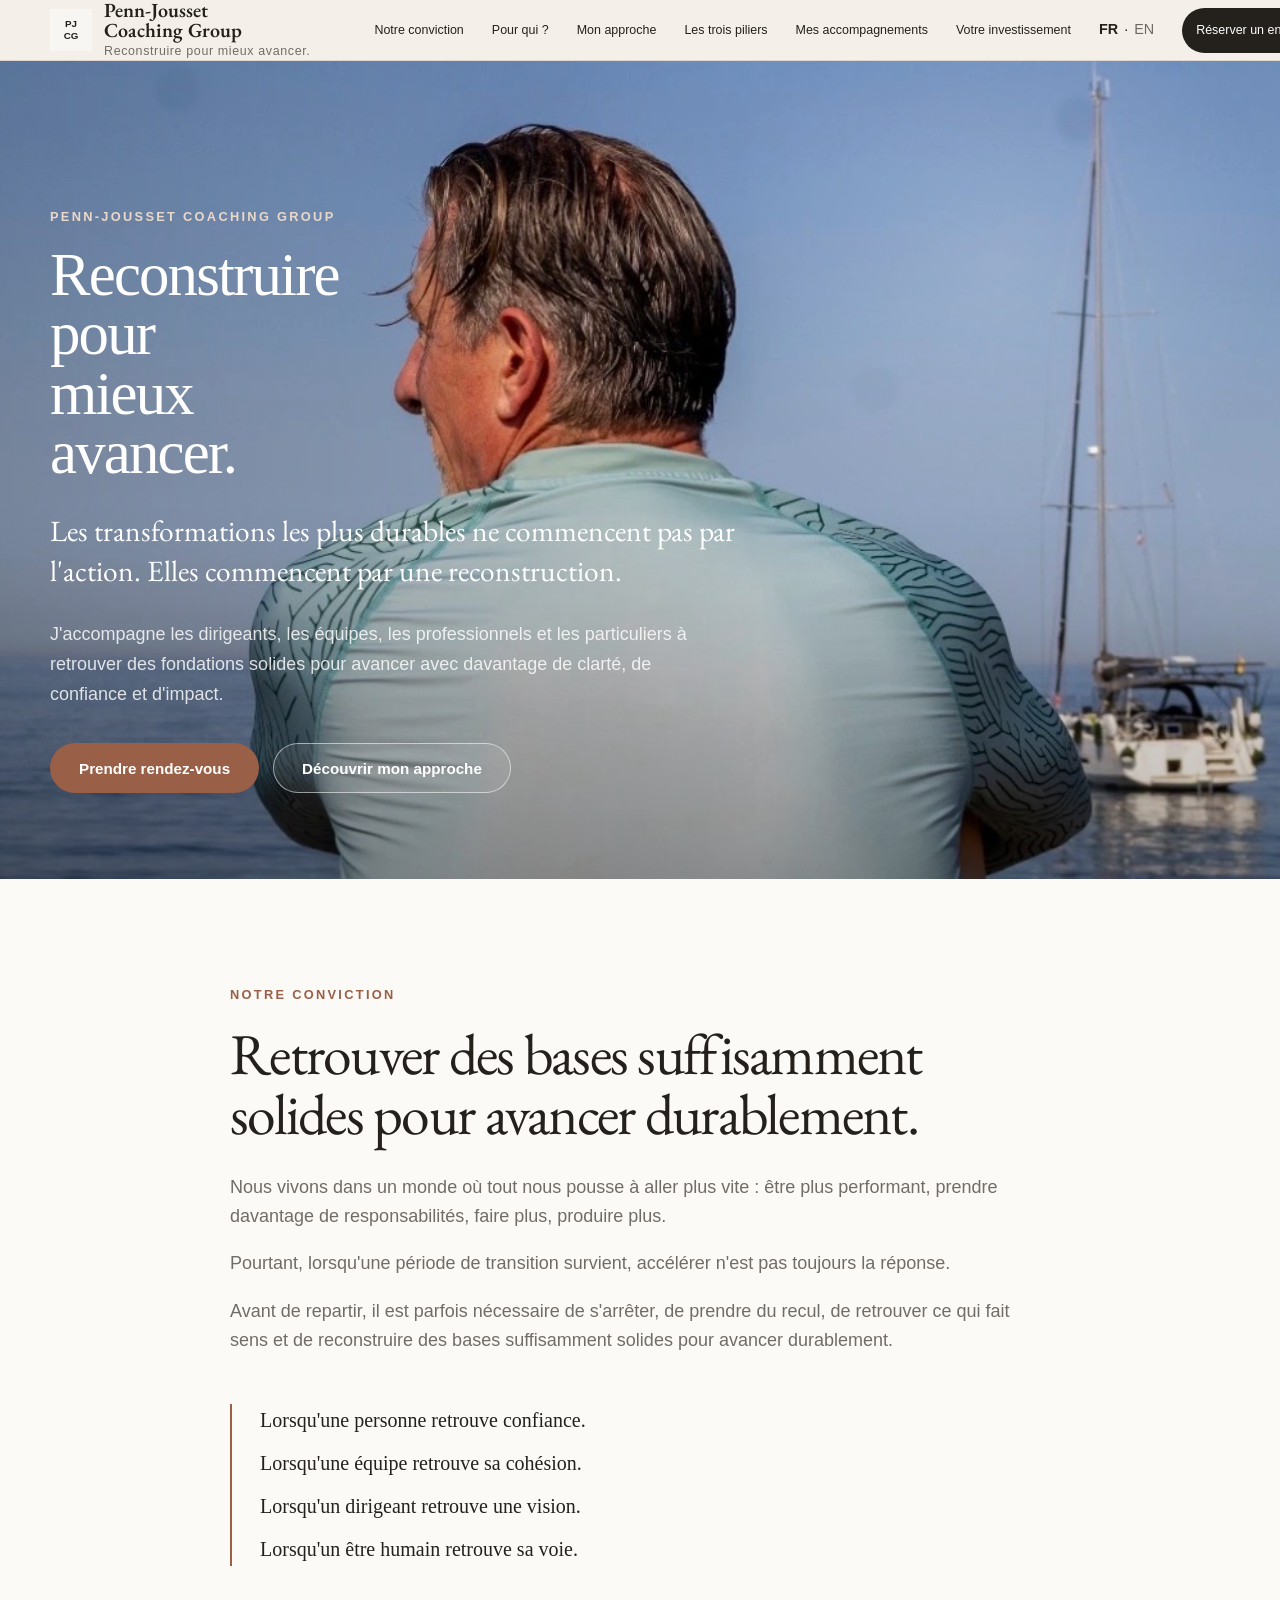
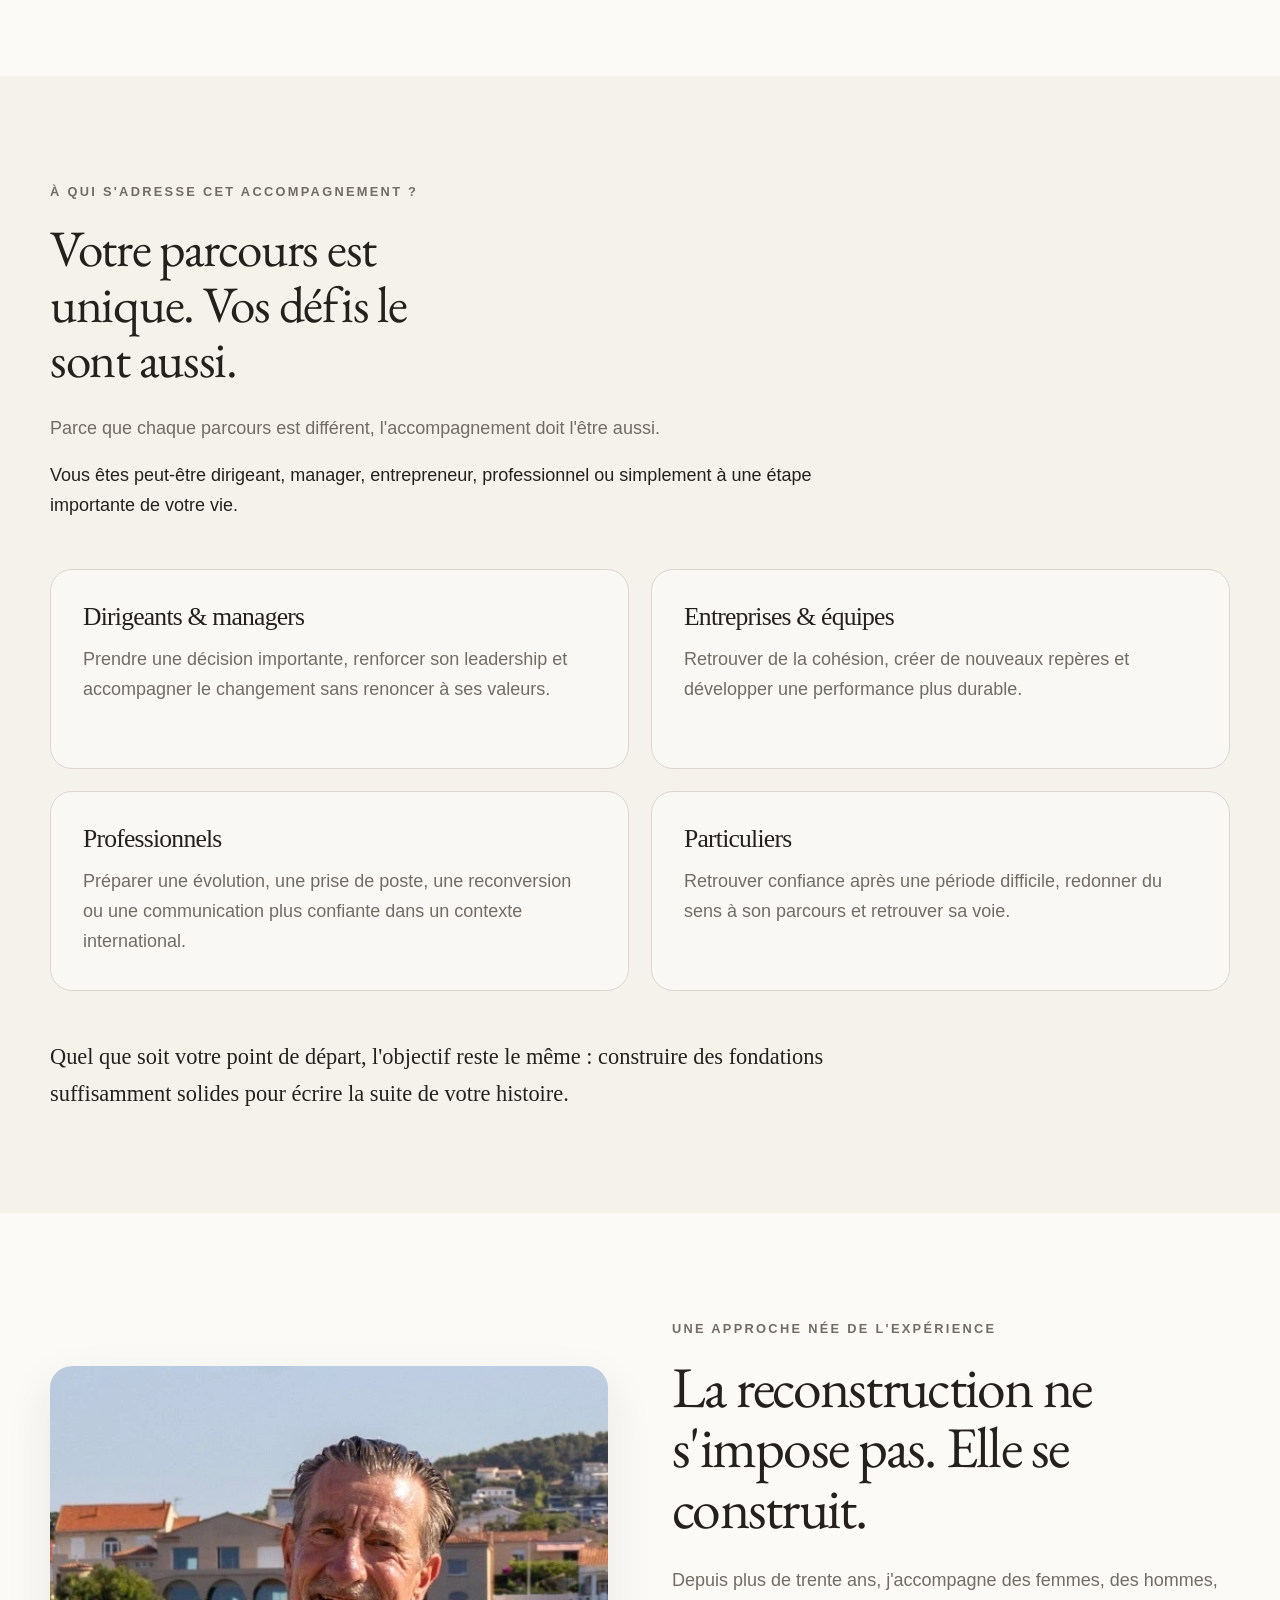
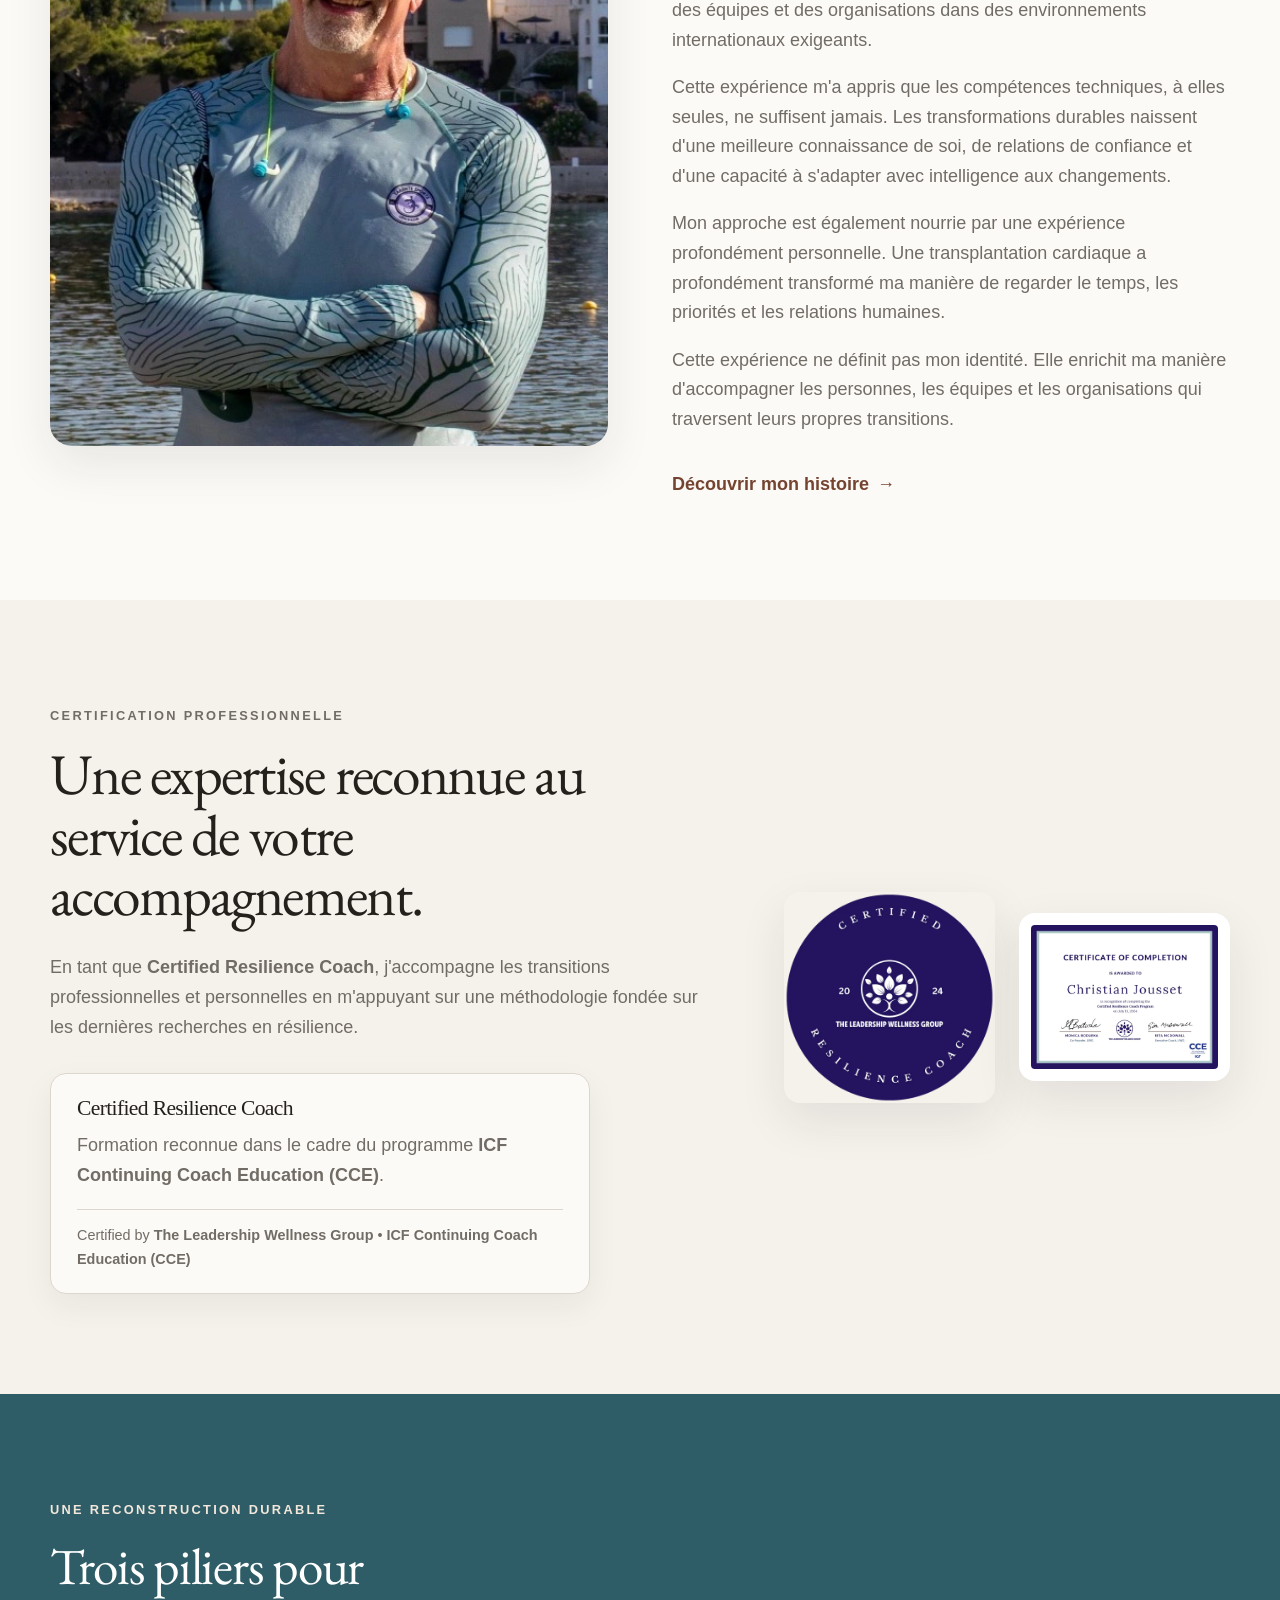
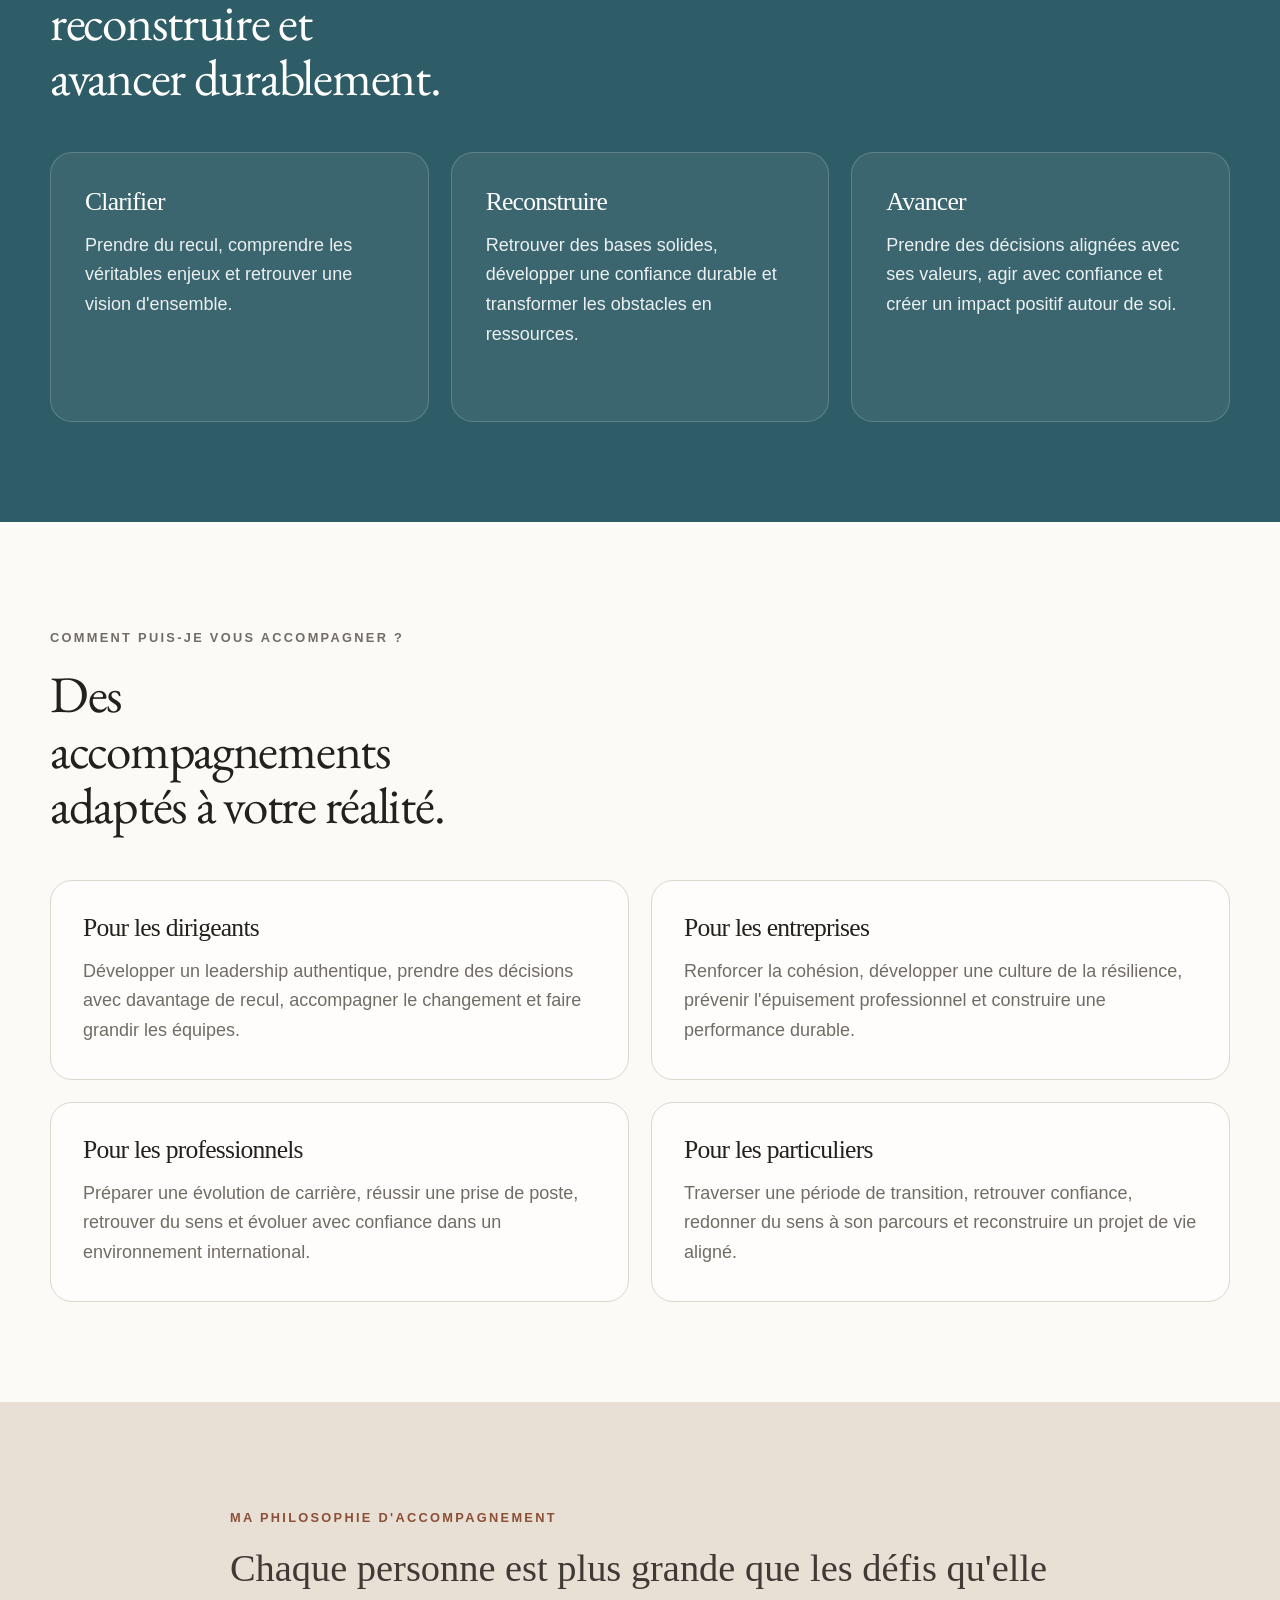
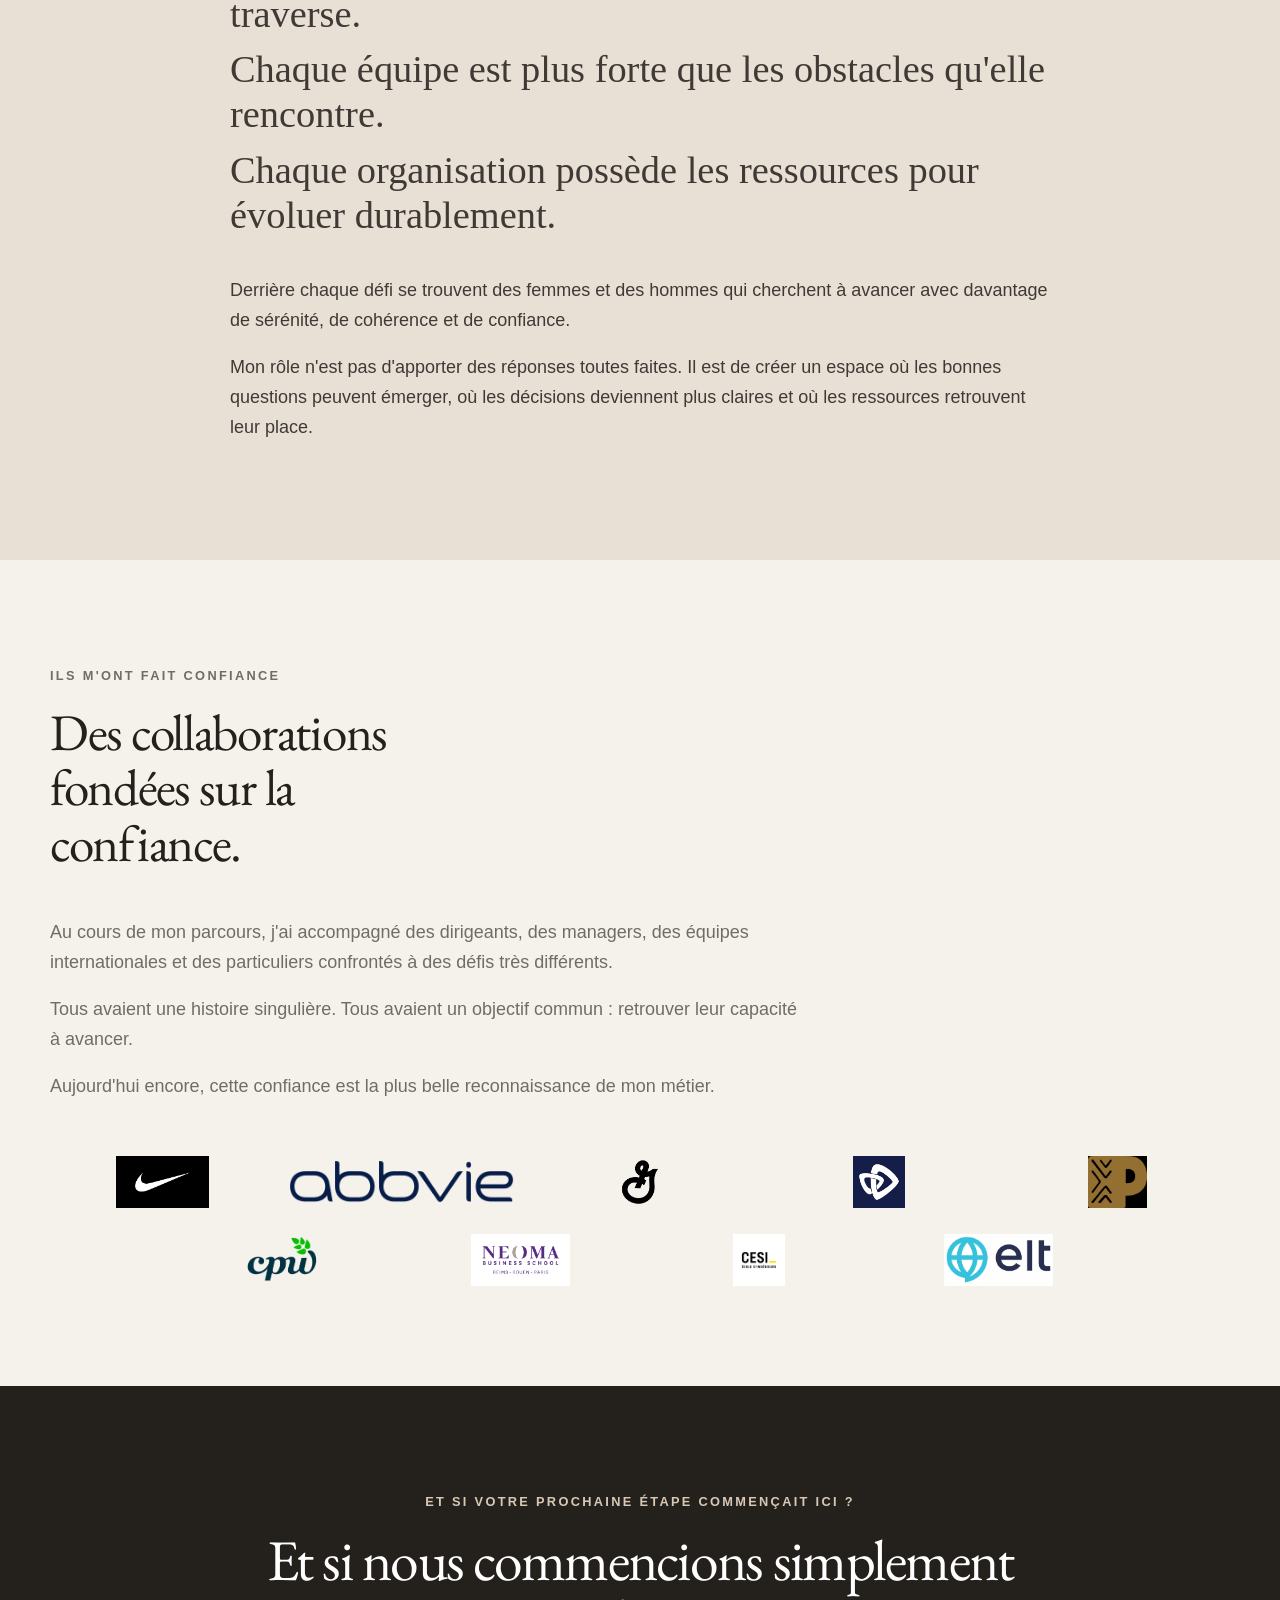
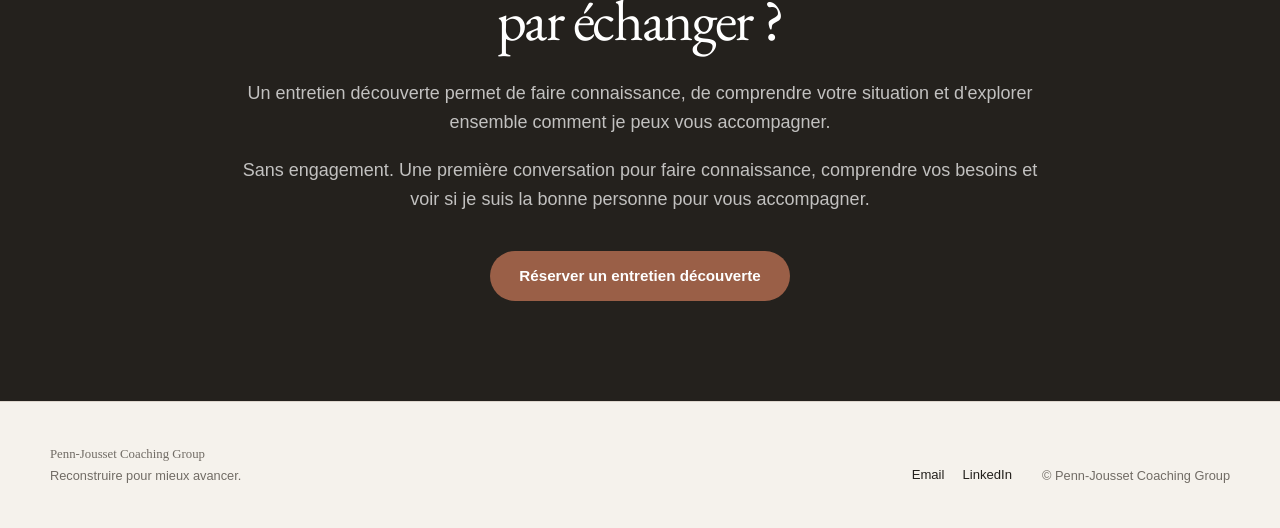
<file: index.html>
<!DOCTYPE html>
<html lang="fr">
<head>
  <meta charset="UTF-8">
  <meta name="viewport" content="width=device-width, initial-scale=1.0">

  <title>Penn-Jousset Coaching Group | Reconstruire pour mieux avancer</title>
  <meta name="description" content="Penn-Jousset Coaching Group accompagne dirigeants, équipes, professionnels et particuliers dans leurs transitions, leur reconstruction et leur développement.">
  <meta property="og:type" content="website">
<meta property="og:locale" content="fr_FR">
<meta property="og:title" content="Penn-Jousset Coaching Group | Reconstruire pour mieux avancer">
<meta property="og:description" content="Penn-Jousset Coaching Group accompagne dirigeants, équipes, professionnels et particuliers dans leurs transitions, leur reconstruction et leur développement.">
<meta property="og:url" content="https://pjcoachinggroup.com/">
<meta property="og:image" content="https://pjcoachinggroup.com/images/hero.webp">
  <meta name="theme-color" content="#22201d">

<link rel="canonical" href="https://pjcoachinggroup.com/">

 <link rel="alternate" hreflang="fr" href="https://pjcoachinggroup.com/">
<link rel="alternate" hreflang="en" href="https://pjcoachinggroup.com/index-en.html">
<link rel="alternate" hreflang="x-default" href="https://pjcoachinggroup.com/">

<meta name="robots" content="index, follow">
<link rel="preconnect" href="https://fonts.googleapis.com">
<link rel="preconnect" href="https://fonts.gstatic.com" crossorigin>
<link href="https://fonts.googleapis.com/css2?family=EB+Garamond:wght@400;500;600;700&display=swap" rel="stylesheet">
  <link rel="stylesheet" href="css/style.css">
  <link rel="icon" type="image/svg+xml" href="images/pjcg-monogram-square-fixed.svg">
<link rel="apple-touch-icon" href="images/pjcg-monogram-square-fixed.svg">
</head>

<body>

  <!-- Navigation -->
  <header class="site-header">
    <div class="container header-inner">
      <a class="brand" href="#accueil" aria-label="Accueil Penn-Jousset Coaching Group">
  <img
    class="brand-monogram"
    src="images/pjcg-monogram-square-fixed.svg"
    alt=""
    aria-hidden="true"
  >

  <span class="brand-copy">
    <span class="brand-name">
  Penn-Jousset<br>
  Coaching Group
</span>
    <span class="brand-tagline">Reconstruire pour mieux avancer.</span>
  </span>
</a>

      <button class="menu-toggle" type="button" aria-label="Ouvrir le menu" aria-expanded="false">
        <span></span>
        <span></span>
        <span></span>
      </button>

   <nav class="main-nav" aria-label="Navigation principale">
  <a href="#conviction">Notre conviction</a>
  <a href="#publics">Pour qui&nbsp;?</a>
  <a href="#experience">Mon approche</a>
  <a href="#piliers">Les trois piliers</a>
  <a href="#accompagnements">Mes accompagnements</a>
<a href="investment.html">Votre investissement</a>

  <div class="language-switcher">
  <span class="active-language" aria-current="page">FR</span>
  <span aria-hidden="true">·</span>
  <a href="index-en.html">EN</a>
</div>

  <a class="nav-cta" href="https://calendar.app.google/vSTuHDUPXp6bGmy27" target="_blank" rel="noopener noreferrer">Réserver un entretien découverte</a>
</nav>

    
    </div>
  </header>

  <main>

    <!-- Hero -->
    <section class="hero" id="accueil">
      <div class="hero-media" aria-hidden="true">
        <!-- Remplacer ce bloc par une photographie personnelle :
             Méditerranée, Provence, nage ou mouvement. -->
      </div>

      <div class="container hero-content">
        <p class="eyebrow">Penn-Jousset Coaching Group</p>

        <h1>Reconstruire pour mieux avancer.</h1>

        <p class="hero-intro">
          Les transformations les plus durables ne commencent pas par l'action.
          Elles commencent par une reconstruction.
        </p>

        <p class="hero-text">
          J'accompagne les dirigeants, les équipes, les professionnels et les particuliers
          à retrouver des fondations solides pour avancer avec davantage de clarté,
          de confiance et d'impact.
        </p>

        <div class="hero-actions">
          <a class="button button-primary" href="https://calendar.app.google/vSTuHDUPXp6bGmy27" target="_blank" rel="noopener noreferrer">Prendre rendez-vous</a>
         <a class="button button-secondary" href="#experience">Découvrir mon approche</a>
        </div>
      </div>
    </section>

    <!-- Notre conviction -->
    <section class="section section-light" id="conviction">
      <div class="container narrow">
        <p class="section-kicker">Notre conviction</p>
        <h2>Retrouver des bases suffisamment solides pour avancer durablement.</h2>

        <div class="prose">
          <p>
            Nous vivons dans un monde où tout nous pousse à aller plus vite :
            être plus performant, prendre davantage de responsabilités, faire plus,
            produire plus.
          </p>

          <p>
            Pourtant, lorsqu'une période de transition survient, accélérer n'est pas
            toujours la réponse.
          </p>

          <p>
            Avant de repartir, il est parfois nécessaire de s'arrêter, de prendre du recul,
            de retrouver ce qui fait sens et de reconstruire des bases suffisamment solides
            pour avancer durablement.
          </p>
        </div>

        <div class="statement-list" aria-label="Nos convictions">
          <p>Lorsqu'une personne retrouve confiance.</p>
          <p>Lorsqu'une équipe retrouve sa cohésion.</p>
          <p>Lorsqu'un dirigeant retrouve une vision.</p>
          <p>Lorsqu'un être humain retrouve sa voie.</p>
        </div>
      </div>
    </section>

    <!-- Publics -->
    <section class="section" id="publics">
      <div class="container">
        <div class="section-heading">
          <p class="section-kicker">À qui s'adresse cet accompagnement ?</p>
          <h2>Votre parcours est unique. Vos défis le sont aussi.</h2>

            <p class="section-intro">
  Parce que chaque parcours est différent, l'accompagnement doit l'être aussi.
            </p>
          
          </p>
            Vous êtes peut-être dirigeant, manager, entrepreneur, professionnel
            ou simplement à une étape importante de votre vie.
          </p>
        </div>

        <div class="audience-grid">
          <article class="audience-card">
            <h3>Dirigeants & managers</h3>
            <p>
              Prendre une décision importante, renforcer son leadership
              et accompagner le changement sans renoncer à ses valeurs.
            </p>
          </article>

          <article class="audience-card">
            <h3>Entreprises & équipes</h3>
            <p>
              Retrouver de la cohésion, créer de nouveaux repères
              et développer une performance plus durable.
            </p>
          </article>

          <article class="audience-card">
            <h3>Professionnels</h3>
            <p>
              Préparer une évolution, une prise de poste, une reconversion
              ou une communication plus confiante dans un contexte international.
            </p>
          </article>

          <article class="audience-card">
            <h3>Particuliers</h3>
            <p>
              Retrouver confiance après une période difficile,
              redonner du sens à son parcours et retrouver sa voie.
            </p>
          </article>
        </div>

        <p class="section-conclusion">
          Quel que soit votre point de départ, l'objectif reste le même :
          construire des fondations suffisamment solides pour écrire la suite de votre histoire.
        </p>
      </div>
    </section>
     <!-- Approche -->
   <section class="section split-section" id="experience">
  <div class="container split-grid">

    <div class="split-media">
      
      <img
  src="images/IMG_4518.webp"
  alt="Christian Jousset au bord de la mer à Bandol"
  width="800"
  height="1000"
  decoding="async"
  fetchpriority="high"
>
    </div>

    <div class="split-content">
          <p class="section-kicker">Une approche née de l'expérience</p>
          <h2>La reconstruction ne s'impose pas. Elle se construit.</h2>

          <p>
            Depuis plus de trente ans, j'accompagne des femmes, des hommes,
            des équipes et des organisations dans des environnements internationaux exigeants.
          </p>

          <p>
            Cette expérience m'a appris que les compétences techniques, à elles seules,
            ne suffisent jamais. Les transformations durables naissent d'une meilleure
            connaissance de soi, de relations de confiance et d'une capacité à s'adapter
            avec intelligence aux changements.
          </p>

          <p>
            Mon approche est également nourrie par une expérience profondément personnelle.
            Une transplantation cardiaque a profondément transformé ma manière de regarder
            le temps, les priorités et les relations humaines.
          </p>

          <p>
            Cette expérience ne définit pas mon identité. Elle enrichit ma manière
            d'accompagner les personnes, les équipes et les organisations qui traversent
            leurs propres transitions.
          </p> 

          <a class="text-link" href="story.html">Découvrir mon histoire <span aria-hidden="true">→</span></a> 
        </div>
      </div>
    </section>
    </section>

  <!-- Certification professionnelle -->
<section class="section certification">
  <div class="container certification-grid">

    <div class="certification-text">
      <p class="section-kicker">Certification professionnelle</p>

      <h2>Une expertise reconnue au service de votre accompagnement.</h2>

      <p>
        En tant que <strong>Certified Resilience Coach</strong>, j'accompagne
        les transitions professionnelles et personnelles en m'appuyant sur une
        méthodologie fondée sur les dernières recherches en résilience.
      </p>

      <div class="credential-box">
        <h3>Certified Resilience Coach</h3>

        <p>
          Formation reconnue dans le cadre du programme
          <strong>ICF Continuing Coach Education (CCE)</strong>.
        </p>

        <p class="credential-note">
          Certified by <strong>The Leadership Wellness Group</strong> •
          <strong>ICF Continuing Coach Education (CCE)</strong>
        </p>
      </div>
    </div>

    <div class="certification-logos">

  <a
    class="certification-link"
    href="images/CRCP.webp"
    target="_blank"
    rel="noopener noreferrer"
    aria-label="Ouvrir le badge Certified Resilience Coach"
  >
    <img
      class="certification-badge"
      src="images/CRCP.webp"
      alt="Badge Certified Resilience Coach 2024 de The Leadership Wellness Group"
    >
  </a>

  <a
    class="certification-link"
    href="images/ICF.webp"
    target="_blank"
    rel="noopener noreferrer"
    aria-label="Ouvrir le certificat Certified Resilience Coach"
  >
    <img
      class="certification-certificate"
      src="images/ICF.webp"
      alt="Certificat Certified Resilience Coach Program reconnu ICF Continuing Coach Education"
    >
  </a>

</div>

  </div>
</section>

    <!-- Trois piliers -->
    <section class="section section-accent" id="piliers">
      <div class="container">
        <div class="section-heading">
          <p class="section-kicker">Une reconstruction durable</p>
          <h2>Trois piliers pour reconstruire et avancer durablement.</h2>
        </div>

        <div class="pillars-grid">
          <article class="pillar">
            <h3>Clarifier</h3>
            <p>
              Prendre du recul, comprendre les véritables enjeux
              et retrouver une vision d'ensemble.
            </p>
          </article>

          <article class="pillar">
            <h3>Reconstruire</h3>
            <p>
              Retrouver des bases solides, développer une confiance durable
              et transformer les obstacles en ressources.
            </p>
          </article>

          <article class="pillar">
            <h3>Avancer</h3>
            <p>
              Prendre des décisions alignées avec ses valeurs,
              agir avec confiance et créer un impact positif autour de soi.
            </p>
          </article>
        </div>
      </div>
    </section>

    <!-- Accompagnements -->
    <section class="section section-light" id="accompagnements">
      <div class="container">
        <div class="section-heading">
          <p class="section-kicker">Comment puis-je vous accompagner ?</p>
          <h2>Des accompagnements adaptés à votre réalité.</h2>
        </div>

        <div class="services-grid">
          <article class="service-card">
            <h3>Pour les dirigeants</h3>
            <p>
              Développer un leadership authentique, prendre des décisions avec davantage
              de recul, accompagner le changement et faire grandir les équipes.
            </p>
          </article>

          <article class="service-card">
            <h3>Pour les entreprises</h3>
            <p>
              Renforcer la cohésion, développer une culture de la résilience,
              prévenir l'épuisement professionnel et construire une performance durable.
            </p>
          </article>

          <article class="service-card">
            <h3>Pour les professionnels</h3>
            <p>
              Préparer une évolution de carrière, réussir une prise de poste,
              retrouver du sens et évoluer avec confiance dans un environnement international.
            </p>
          </article>

          <article class="service-card">
            <h3>Pour les particuliers</h3>
            <p>
              Traverser une période de transition, retrouver confiance,
              redonner du sens à son parcours et reconstruire un projet de vie aligné.
            </p>
          </article>
        </div>
      </div>
    </section>

    <!-- Pourquoi cette approche -->
    <section class="section quote-section">
      <div class="container narrow">
        <p class="section-kicker">Ma philosophie d'accompagnement</p>

        <blockquote>
           <p>Chaque personne est plus grande que les défis qu'elle traverse.</p>
           <p>Chaque équipe est plus forte que les obstacles qu'elle rencontre.</p>
           <p>Chaque organisation possède les ressources pour évoluer durablement.</p>
         </blockquote>

        <div class="prose">
          <p>
            Derrière chaque défi se trouvent des femmes et des hommes qui cherchent
            à avancer avec davantage de sérénité, de cohérence et de confiance.
          </p>

          <p>
            Mon rôle n'est pas d'apporter des réponses toutes faites.
            Il est de créer un espace où les bonnes questions peuvent émerger,
            où les décisions deviennent plus claires et où les ressources retrouvent leur place.
          </p>
        </div>
      </div>
    </section>

    <!-- Confiance -->
    <section class="section trust-section" id="temoignages">
      <div class="container">
        <div class="section-heading">
          <p class="section-kicker">Ils m'ont fait confiance</p>
          <h2>Des collaborations fondées sur la confiance.</h2>
        </div>

        <div class="trust-content">
          <p>
            Au cours de mon parcours, j'ai accompagné des dirigeants, des managers,
            des équipes internationales et des particuliers confrontés à des défis très différents.
          </p>

          <p>
            Tous avaient une histoire singulière. Tous avaient un objectif commun :
            retrouver leur capacité à avancer.
          </p>

          <p>
            Aujourd'hui encore, cette confiance est la plus belle reconnaissance de mon métier.
          </p>
        </div>

        <div class="logo-placeholder" aria-label="Organisations ayant accordé leur confiance">

  <img src="images/nike.webp" alt="Nike">

  <img src="images/abbvie.webp" alt="AbbVie">

  <img src="images/general-mills.webp" alt="General Mills">

  <img src="images/angiodynamics.webp" alt="AngioDynamics">

  <img src="images/peets.webp" alt="Peet's Coffee & Tea">

  <img src="images/cpw-new.webp" alt="Cereal Partners Worldwide">

  <img src="images/neoma.webp" alt="NEOMA Business School">

  <img src="images/cesi.webp" alt="CESI-EXIA">

  <img src="images/elt.webp" alt="Executive Language Training">

</div>
      </div>
    </section>

    <!-- Contact -->
    <section class="section contact-section" id="contact">
      <div class="container narrow contact-inner">
        <p class="section-kicker">Et si votre prochaine étape commençait ici ?</p>
        <h2>Et si nous commencions simplement par échanger&nbsp;?</h2>

        <p>
          Un entretien découverte permet de faire connaissance, de comprendre votre situation
          et d'explorer ensemble comment je peux vous accompagner.
        </p>

        <p>
          Sans engagement. Une première conversation pour faire connaissance,
          comprendre vos besoins et voir si je suis la bonne personne pour vous accompagner.
        </p>

        <a
  class="button button-primary"
  href="https://calendar.app.google/vSTuHDUPXp6bGmy27"
  target="_blank"
  rel="noopener noreferrer"
>
  Réserver un entretien découverte
</a>

      </div>
    

  </main>

  <!-- Pied de page -->
  <footer class="site-footer">
    <div class="container footer-inner">
      <div>
        <p class="footer-brand">Penn-Jousset Coaching Group</p>
        <p>Reconstruire pour mieux avancer.</p>
      </div>

      <div class="footer-links">
        <a href="mailto:christian@pjcoachinggroup.com">Email</a>
        <a href="https://www.linkedin.com/in/cjousset/" target="_blank" rel="noopener noreferrer">LinkedIn</a>
      </div>

      <p class="copyright">
        © <span id="current-year"></span> Penn-Jousset Coaching Group
      </p>
    </div>
  </footer>

  <script src="js/script.js"></script>
</body>
</html>
</file>
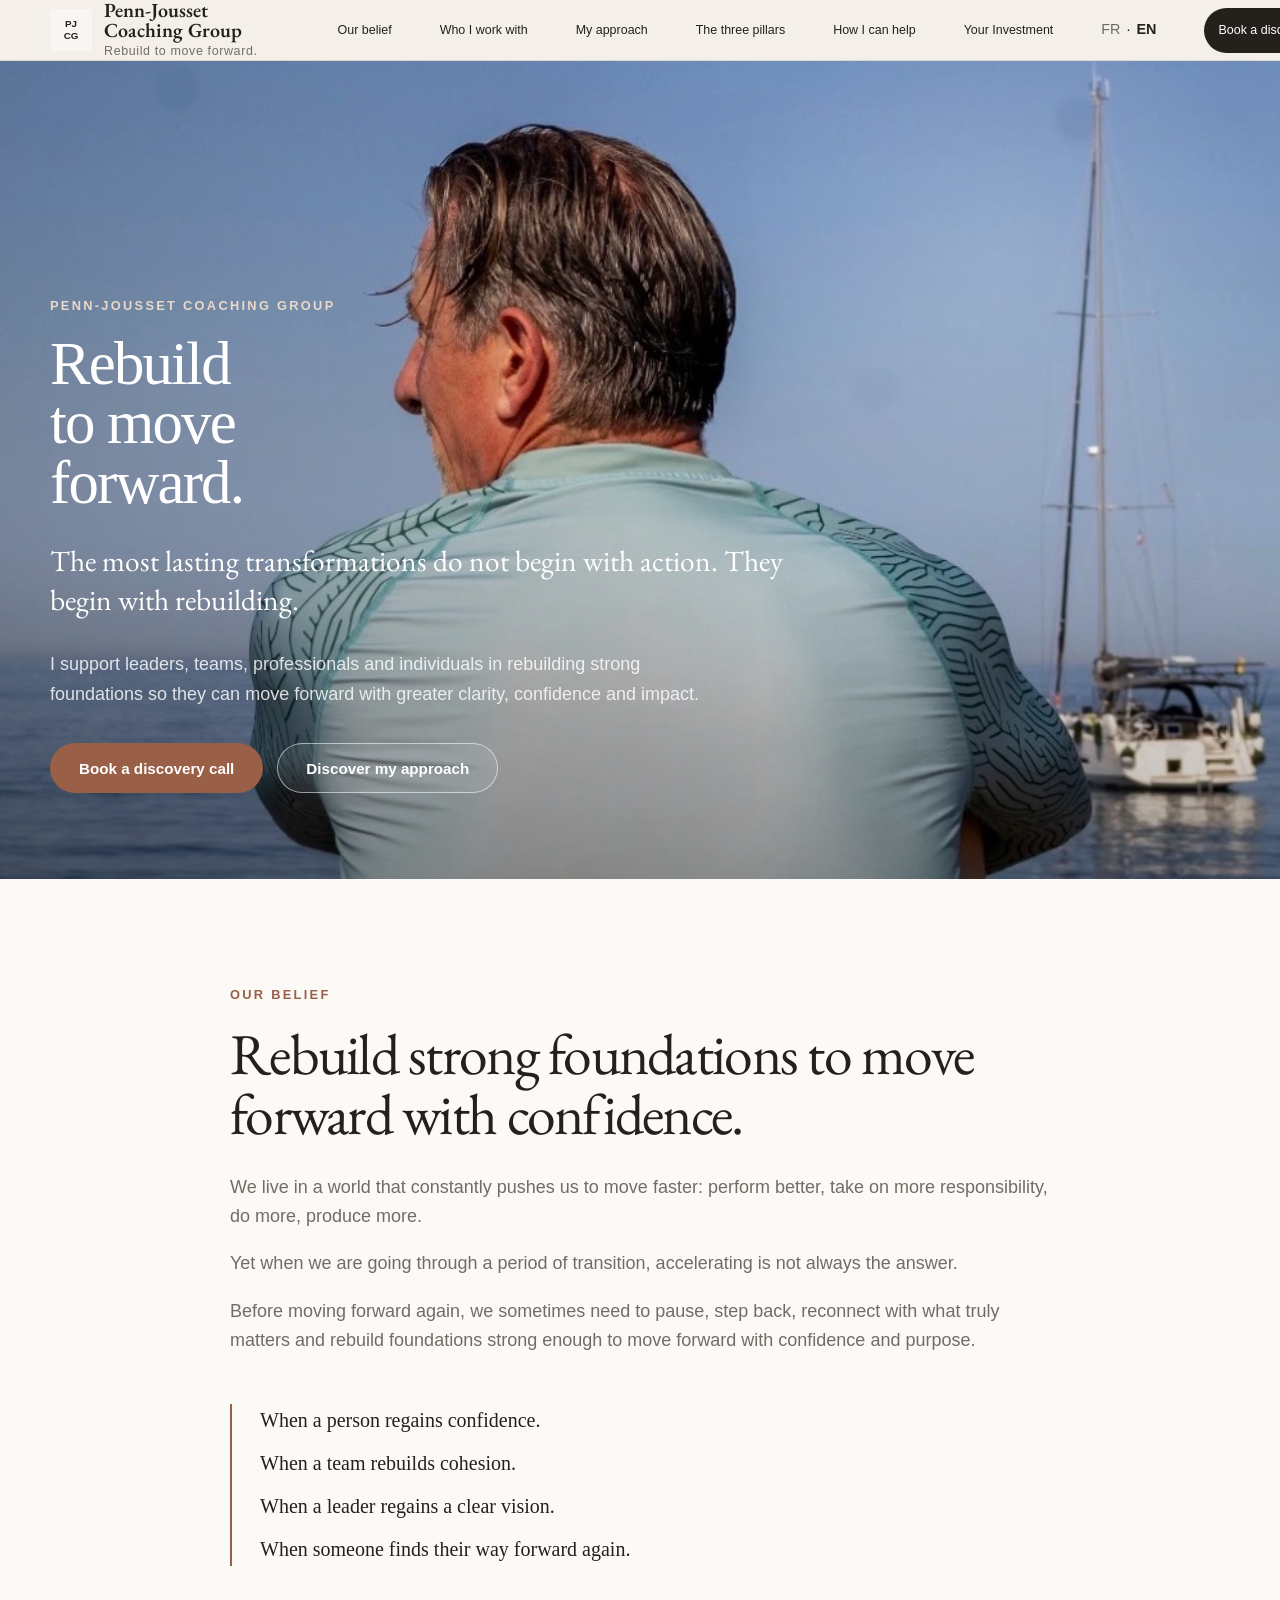
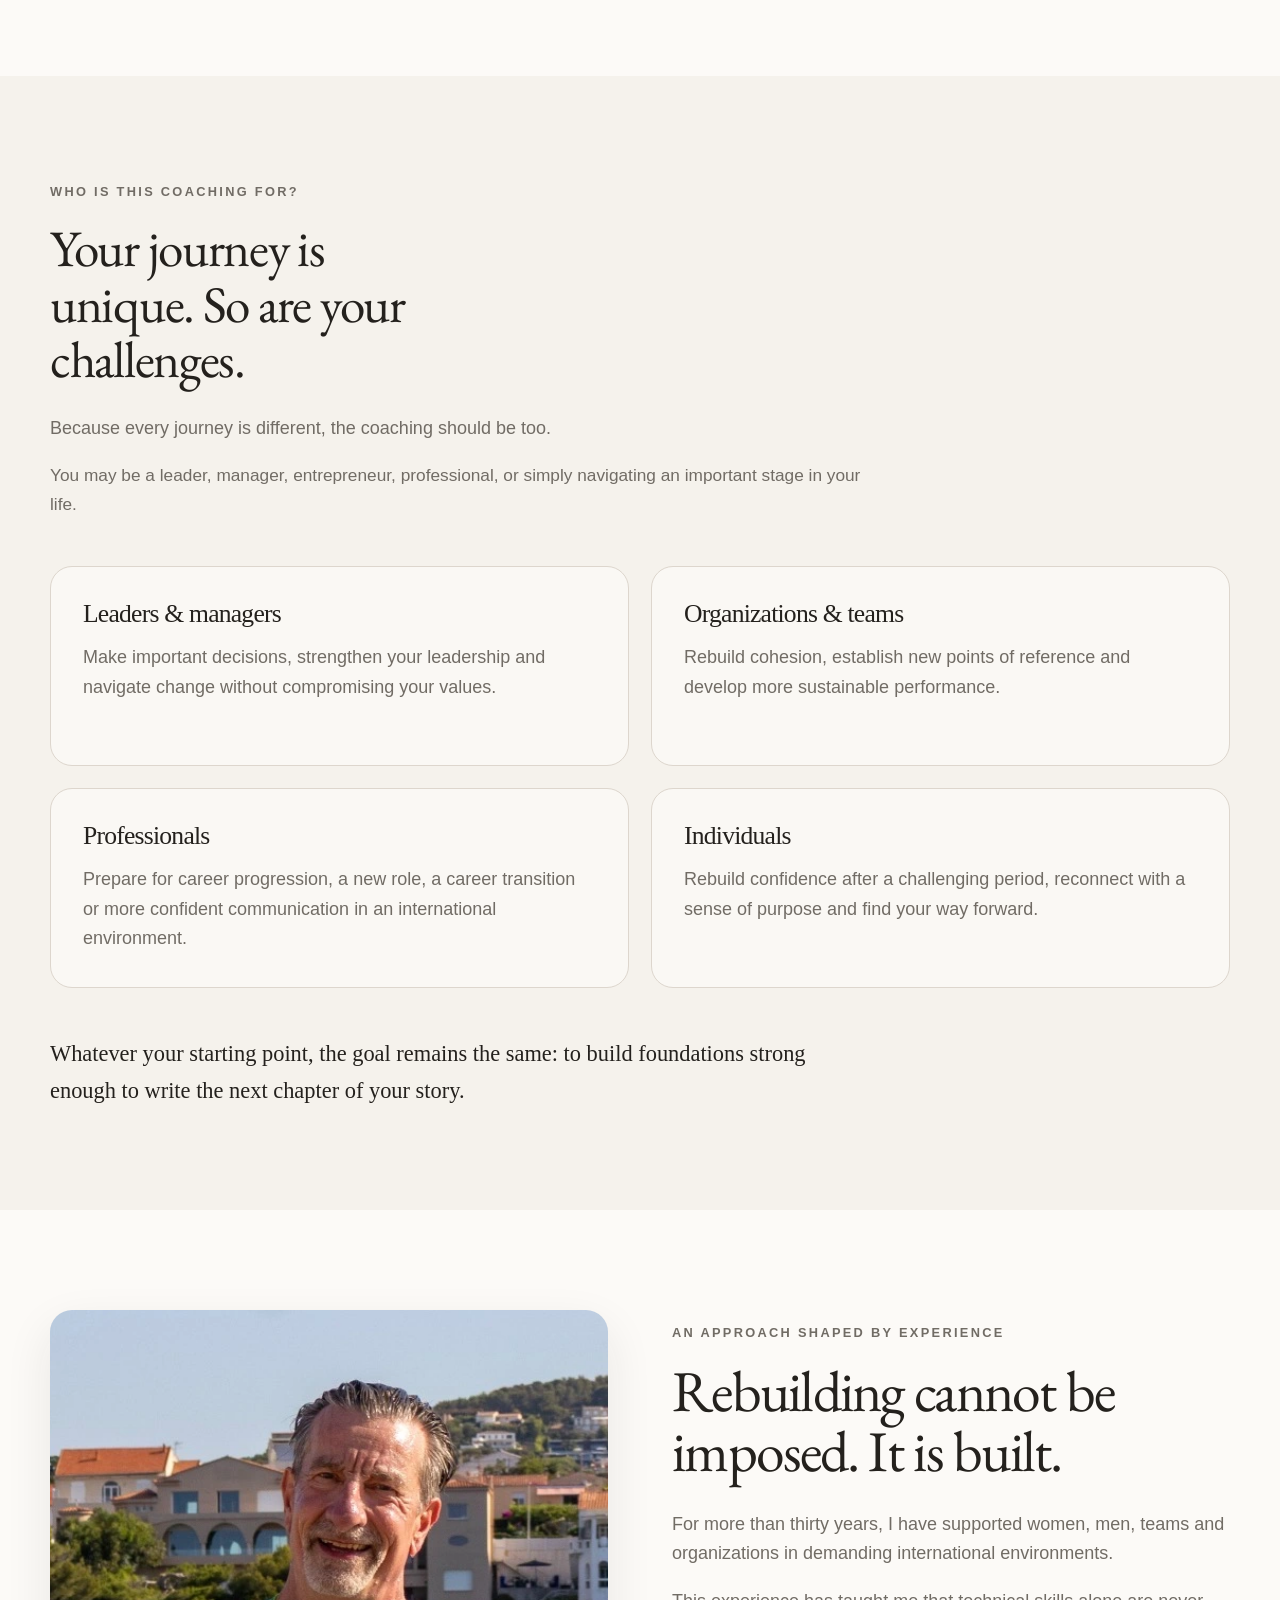
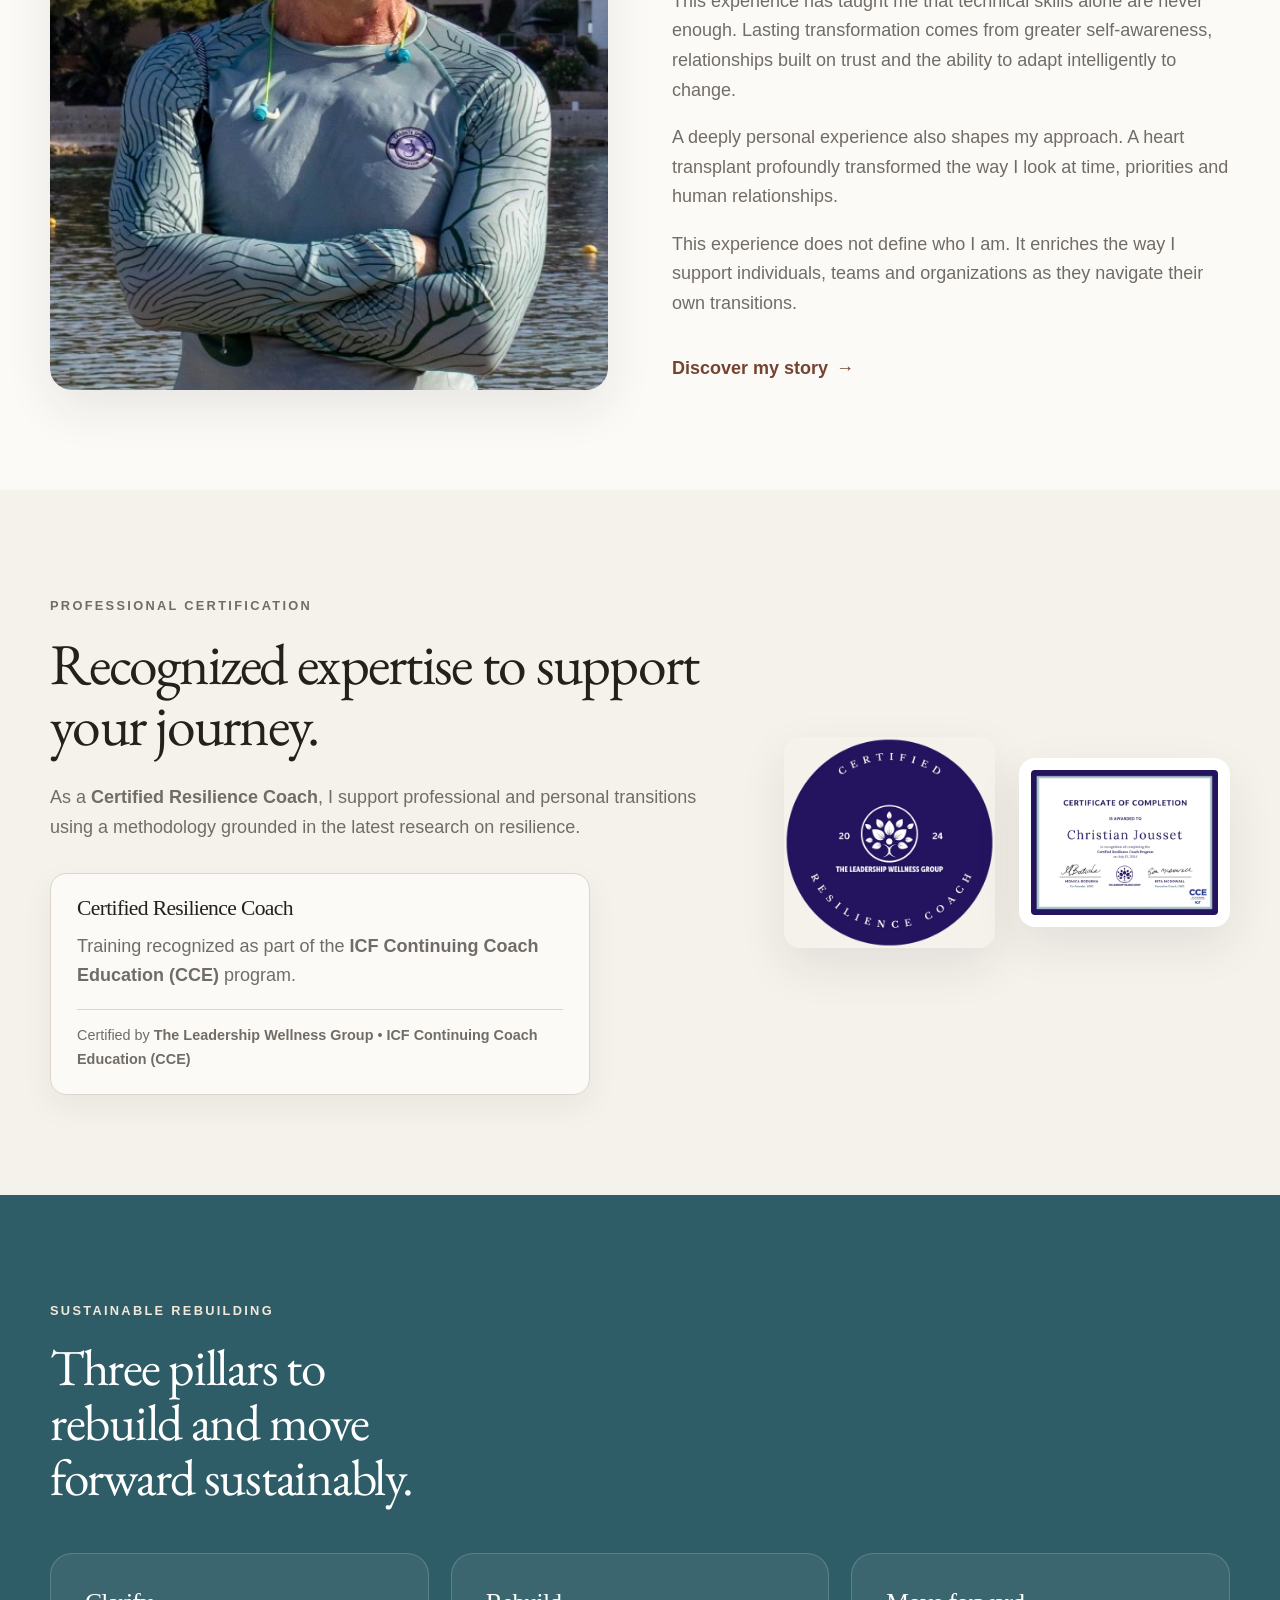
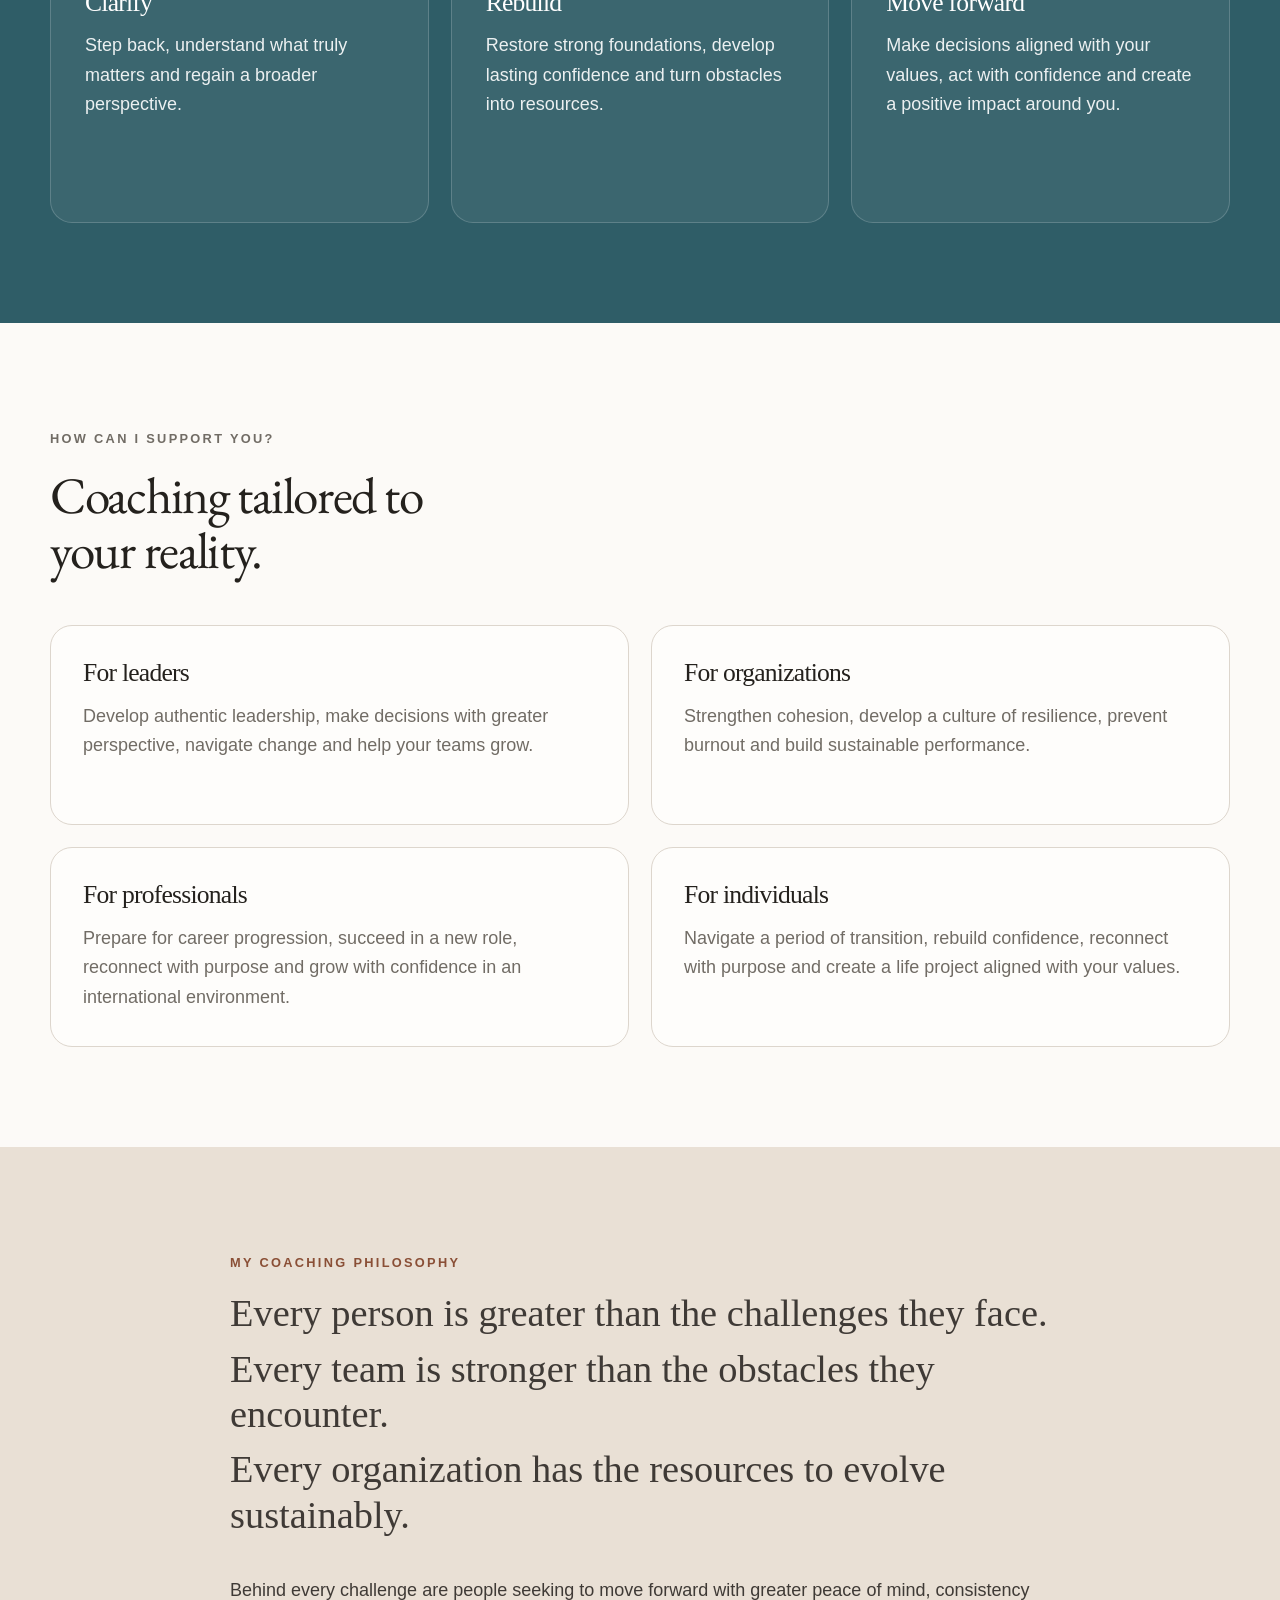
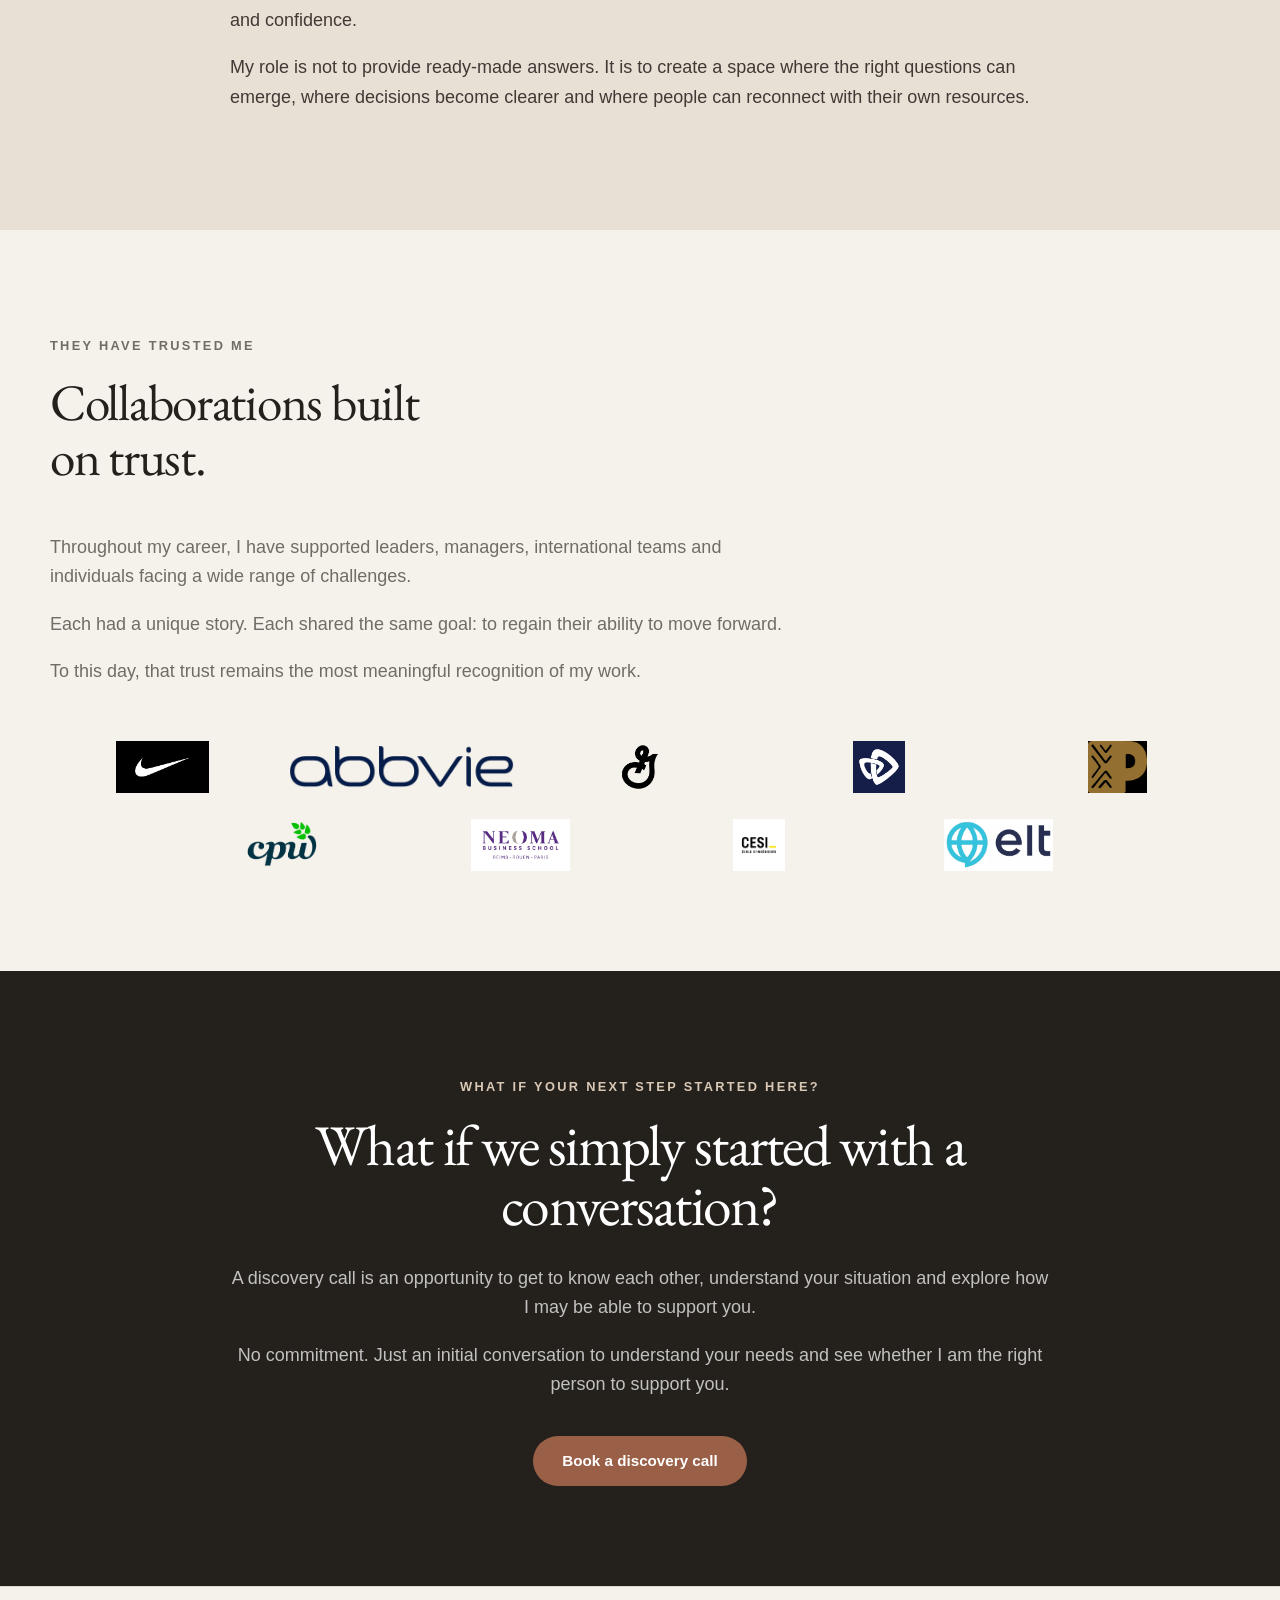
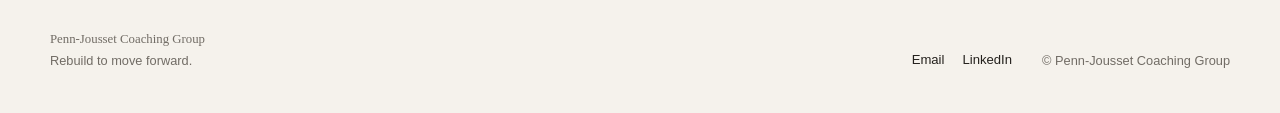
<file: index-en.html>
<!DOCTYPE html>
<html lang="en">
<head>
  <meta charset="UTF-8">
  <meta name="viewport" content="width=device-width, initial-scale=1.0">

  <title>Penn-Jousset Coaching Group | Rebuild to move forward</title>
  <meta name="description" content="Penn-Jousset Coaching Group supports leaders, teams, professionals and individuals through transitions, rebuilding and personal and professional growth.">

<meta property="og:type" content="website">
<meta property="og:locale" content="en_US">
<meta property="og:title" content="Penn-Jousset Coaching Group | Rebuild to move forward">
<meta property="og:description" content="Penn-Jousset Coaching Group supports leaders, teams, professionals and individuals through transitions, rebuilding and personal and professional growth.">
<meta property="og:url" content="https://pjcoachinggroup.com/index-en.html">
<meta property="og:image" content="https://pjcoachinggroup.com/images/hero.webp">

<meta name="theme-color" content="#22201d">
<link rel="canonical" href="https://pjcoachinggroup.com/index-en.html">
  
  <link rel="alternate" hreflang="fr" href="https://pjcoachinggroup.com/">
<link rel="alternate" hreflang="en" href="https://pjcoachinggroup.com/index-en.html">
<link rel="alternate" hreflang="x-default" href="https://pjcoachinggroup.com/">

<meta name="robots" content="index, follow">

<link rel="preconnect" href="https://fonts.googleapis.com">
<link rel="preconnect" href="https://fonts.gstatic.com" crossorigin>
<link href="https://fonts.googleapis.com/css2?family=EB+Garamond:wght@400;500;600;700&display=swap" rel="stylesheet">
  <link rel="stylesheet" href="css/style.css">
  <link rel="icon" type="image/svg+xml" href="images/pjcg-monogram-square-fixed.svg">
<link rel="apple-touch-icon" href="images/pjcg-monogram-square-fixed.svg">
</head>

<body>

  <!-- Navigation -->
 <header class="site-header">
  <div class="container header-inner">
    <a class="brand" href="#accueil" aria-label="Penn-Jousset Coaching Group home">
      <img
        class="brand-monogram"
        src="images/pjcg-monogram-square-fixed.svg"
        alt=""
        aria-hidden="true"
      >

      <span class="brand-copy">
        <span class="brand-name">
          Penn-Jousset<br>
          Coaching Group
        </span>
        <span class="brand-tagline">Rebuild to move forward.</span>
      </span>
    </a>

    <button class="menu-toggle" type="button" aria-label="Open menu" aria-expanded="false">
      <span></span>
      <span></span>
      <span></span>
    </button>

    <nav class="main-nav" aria-label="Main navigation">
  <a href="#conviction">Our belief</a>
  <a href="#publics">Who I work with</a>
  <a href="#experience">My approach</a>
  <a href="#piliers">The three pillars</a>
  <a href="#accompagnements">How I can help</a>
  <a href="investment-en.html">Your Investment</a>


  <div class="language-switcher">
    <a href="index.html">FR</a>
    <span aria-hidden="true">·</span>
    <span class="active-language" aria-current="page">EN</span>
  </div>

      <a class="nav-cta" href="https://calendar.app.google/vSTuHDUPXp6bGmy27" target="_blank" rel="noopener noreferrer">Book a discovery call</a>
    </nav>
  </div>
</header>

<main>

  <!-- Hero -->
  <section class="hero" id="accueil">
    <div class="hero-media" aria-hidden="true">
    </div>

    <div class="container hero-content">
      <p class="eyebrow">Penn-Jousset Coaching Group</p>

      <h1>Rebuild to move forward.</h1>

      <p class="hero-intro">
        The most lasting transformations do not begin with action.
        They begin with rebuilding.
      </p>

      <p class="hero-text">
        I support leaders, teams, professionals and individuals in rebuilding
        strong foundations so they can move forward with greater clarity,
        confidence and impact.
      </p>

      <div class="hero-actions">
 <a
    class="button button-primary"
    href="https://calendar.app.google/vSTuHDUPXp6bGmy27"
    target="_blank"
    rel="noopener noreferrer"
  >
    Book a discovery call
  </a>
  <a class="button button-secondary" href="#experience">
    Discover my approach
  </a>
</div>
      
  </section>


    <!-- Our belief -->
<section class="section section-light" id="conviction">
  <div class="container narrow">
    <p class="section-kicker">Our belief</p>

    <h2>Rebuild strong foundations to move forward with confidence.</h2>

    <div class="prose">
      <p>
        We live in a world that constantly pushes us to move faster:
        perform better, take on more responsibility, do more, produce more.
      </p>

      <p>
        Yet when we are going through a period of transition,
        accelerating is not always the answer.
      </p>

      <p>
        Before moving forward again, we sometimes need to pause, step back,
        reconnect with what truly matters and rebuild foundations strong enough
        to move forward with confidence and purpose.
      </p>
    </div>

    <div class="statement-list" aria-label="Our beliefs">
      <p>When a person regains confidence.</p>
      <p>When a team rebuilds cohesion.</p>
      <p>When a leader regains a clear vision.</p>
      <p>When someone finds their way forward again.</p>
    </div>
  </div>
</section>

       <!-- Who I work with -->
<section class="section" id="publics">
  <div class="container">
    <div class="section-heading">
      <p class="section-kicker">Who is this coaching for?</p>
      <h2>Your journey is unique. So are your challenges.</h2>

      <p class="section-intro">
        Because every journey is different, the coaching should be too.
      </p>

      <p>
        You may be a leader, manager, entrepreneur, professional,
        or simply navigating an important stage in your life.
      </p>
    </div>

    <div class="audience-grid">
      <article class="audience-card">
        <h3>Leaders & managers</h3>
        <p>
          Make important decisions, strengthen your leadership
          and navigate change without compromising your values.
        </p>
      </article>

      <article class="audience-card">
        <h3>Organizations & teams</h3>
        <p>
          Rebuild cohesion, establish new points of reference
          and develop more sustainable performance.
        </p>
      </article>

      <article class="audience-card">
        <h3>Professionals</h3>
        <p>
          Prepare for career progression, a new role, a career transition
          or more confident communication in an international environment.
        </p>
      </article>

      <article class="audience-card">
        <h3>Individuals</h3>
        <p>
          Rebuild confidence after a challenging period,
          reconnect with a sense of purpose and find your way forward.
        </p>
      </article>
    </div>

    <p class="section-conclusion">
      Whatever your starting point, the goal remains the same:
      to build foundations strong enough to write the next chapter of your story.
    </p>
  </div>
</section>

    <!-- Approach -->
<section class="section split-section" id="experience">
  <div class="container split-grid">
    <div class="split-media">
      <img
        src="images/IMG_4518.webp"
        alt="Christian Jousset by the sea in Bandol"
        width="800"
        height="1000"
        decoding="async"
        fetchpriority="high"
      >
    </div>

    <div class="split-content">
      <p class="section-kicker">An approach shaped by experience</p>

      <h2>Rebuilding cannot be imposed. It is built.</h2>

      <p>
        For more than thirty years, I have supported women, men,
        teams and organizations in demanding international environments.
      </p>

      <p>
        This experience has taught me that technical skills alone are never enough.
        Lasting transformation comes from greater self-awareness, relationships built
        on trust and the ability to adapt intelligently to change.
      </p>

      <p>
        A deeply personal experience also shapes my approach.
        A heart transplant profoundly transformed the way I look at time,
        priorities and human relationships.
      </p>

      <p>
        This experience does not define who I am. It enriches the way
        I support individuals, teams and organizations as they navigate
        their own transitions.
      </p>

      <a class="text-link" href="story-en.html">
        Discover my story <span aria-hidden="true">→</span>
      </a>
    </div>
  </div>
</section>

    </section>

 <!-- Professional certification -->
<section class="section certification">
  <div class="container certification-grid">
    <div class="certification-text">
      <p class="section-kicker">Professional certification</p>

      <h2>Recognized expertise to support your journey.</h2>

      <p>
        As a <strong>Certified Resilience Coach</strong>, I support
        professional and personal transitions using a methodology
        grounded in the latest research on resilience.
      </p>

      <div class="credential-box">
        <h3>Certified Resilience Coach</h3>

        <p>
          Training recognized as part of the
          <strong>ICF Continuing Coach Education (CCE)</strong> program.
        </p>

        <p class="credential-note">
          Certified by <strong>The Leadership Wellness Group</strong> •
          <strong>ICF Continuing Coach Education (CCE)</strong>
        </p>
      </div>
    </div>

    <div class="certification-logos">
      <a
        class="certification-link"
        href="images/CRCP.webp"
        target="_blank"
        rel="noopener noreferrer"
        aria-label="Open Certified Resilience Coach badge"
      >
        <img
          class="certification-badge"
          src="images/CRCP.webp"
          alt="Certified Resilience Coach 2024 badge from The Leadership Wellness Group"
        >
      </a>

      <a
        class="certification-link"
        href="images/ICF.webp"
        target="_blank"
        rel="noopener noreferrer"
        aria-label="Open Certified Resilience Coach certificate"
      >
        <img
          class="certification-certificate"
          src="images/ICF.webp"
          alt="Certified Resilience Coach Program certificate recognized by ICF Continuing Coach Education"
        >
      </a>
    </div>
  </div>
</section>

    <!-- Three pillars -->
<section class="section section-accent" id="piliers">
  <div class="container">
    <div class="section-heading">
      <p class="section-kicker">Sustainable rebuilding</p>
      <h2>Three pillars to rebuild and move forward sustainably.</h2>
    </div>

    <div class="pillars-grid">
      <article class="pillar">
        <h3>Clarify</h3>
        <p>
          Step back, understand what truly matters
          and regain a broader perspective.
        </p>
      </article>

      <article class="pillar">
        <h3>Rebuild</h3>
        <p>
          Restore strong foundations, develop lasting confidence
          and turn obstacles into resources.
        </p>
      </article>

      <article class="pillar">
        <h3>Move forward</h3>
        <p>
          Make decisions aligned with your values,
          act with confidence and create a positive impact around you.
        </p>
      </article>
    </div>
  </div>
</section>


    <!-- How I can help -->
<section class="section section-light" id="accompagnements">
  <div class="container">
    <div class="section-heading">
      <p class="section-kicker">How can I support you?</p>
      <h2>Coaching tailored to your reality.</h2>
    </div>

    <div class="services-grid">
      <article class="service-card">
        <h3>For leaders</h3>
        <p>
          Develop authentic leadership, make decisions with greater perspective,
          navigate change and help your teams grow.
        </p>
      </article>

      <article class="service-card">
        <h3>For organizations</h3>
        <p>
          Strengthen cohesion, develop a culture of resilience,
          prevent burnout and build sustainable performance.
        </p>
      </article>

      <article class="service-card">
        <h3>For professionals</h3>
        <p>
          Prepare for career progression, succeed in a new role,
          reconnect with purpose and grow with confidence in an international environment.
        </p>
      </article>

      <article class="service-card">
        <h3>For individuals</h3>
        <p>
          Navigate a period of transition, rebuild confidence,
          reconnect with purpose and create a life project aligned with your values.
        </p>
      </article>
    </div>
  </div>
</section>


   <!-- Coaching philosophy -->
<section class="section quote-section">
  <div class="container narrow">
    <p class="section-kicker">My coaching philosophy</p>

    <blockquote>
      <p>Every person is greater than the challenges they face.</p>
      <p>Every team is stronger than the obstacles they encounter.</p>
      <p>Every organization has the resources to evolve sustainably.</p>
    </blockquote>

    <div class="prose">
      <p>
        Behind every challenge are people seeking to move forward
        with greater peace of mind, consistency and confidence.
      </p>

      <p>
        My role is not to provide ready-made answers.
        It is to create a space where the right questions can emerge,
        where decisions become clearer and where people can reconnect
        with their own resources.
      </p>
    </div>
  </div>
</section>

   <!-- Trust -->
<section class="section trust-section" id="temoignages">
  <div class="container">
    <div class="section-heading">
      <p class="section-kicker">They have trusted me</p>
      <h2>Collaborations built on trust.</h2>
    </div>

    <div class="trust-content">
      <p>
        Throughout my career, I have supported leaders, managers,
        international teams and individuals facing a wide range of challenges.
      </p>

      <p>
        Each had a unique story. Each shared the same goal:
        to regain their ability to move forward.
      </p>

      <p>
        To this day, that trust remains the most meaningful recognition of my work.
      </p>
    </div>

    <div class="logo-placeholder" aria-label="Organizations that have trusted me">

      <img src="images/nike.webp" alt="Nike">

      <img src="images/abbvie.webp" alt="AbbVie">

      <img src="images/general-mills.webp" alt="General Mills">

      <img src="images/angiodynamics.webp" alt="AngioDynamics">

      <img src="images/peets.webp" alt="Peet's Coffee & Tea">

      <img src="images/cpw-new.webp" alt="Cereal Partners Worldwide">

      <img src="images/neoma.webp" alt="NEOMA Business School">

      <img src="images/cesi.webp" alt="CESI-EXIA">

      <img src="images/elt.webp" alt="Executive Language Training">

    </div>
  </div>
</section>
<!-- Contact -->
<section class="section contact-section" id="contact">
  <div class="container narrow contact-inner">
    <p class="section-kicker">What if your next step started here?</p>

    <h2>What if we simply started with a conversation?</h2>

    <p>
      A discovery call is an opportunity to get to know each other,
      understand your situation and explore how I may be able to support you.
    </p>

    <p>
      No commitment. Just an initial conversation to understand your needs
      and see whether I am the right person to support you.
    </p>

   <a
  class="button button-primary"
  href="https://calendar.app.google/vSTuHDUPXp6bGmy27"
  target="_blank"
  rel="noopener noreferrer"
>
  Book a discovery call
</a>

  </div>
</section>

</main>

<!-- Footer -->
<footer class="site-footer">
  <div class="container footer-inner">
    <div>
      <p class="footer-brand">Penn-Jousset Coaching Group</p>
      <p>Rebuild to move forward.</p>
    </div>

    <div class="footer-links">
      <a href="mailto:christian@pjcoachinggroup.com">Email</a>
      <a
        href="https://www.linkedin.com/in/cjousset/"
        target="_blank"
        rel="noopener noreferrer"
      >
        LinkedIn
      </a>
    </div>

    <p class="copyright">
      © <span id="current-year"></span> Penn-Jousset Coaching Group
    </p>
  </div>
</footer>
  <script src="js/script.js"></script>
</file>
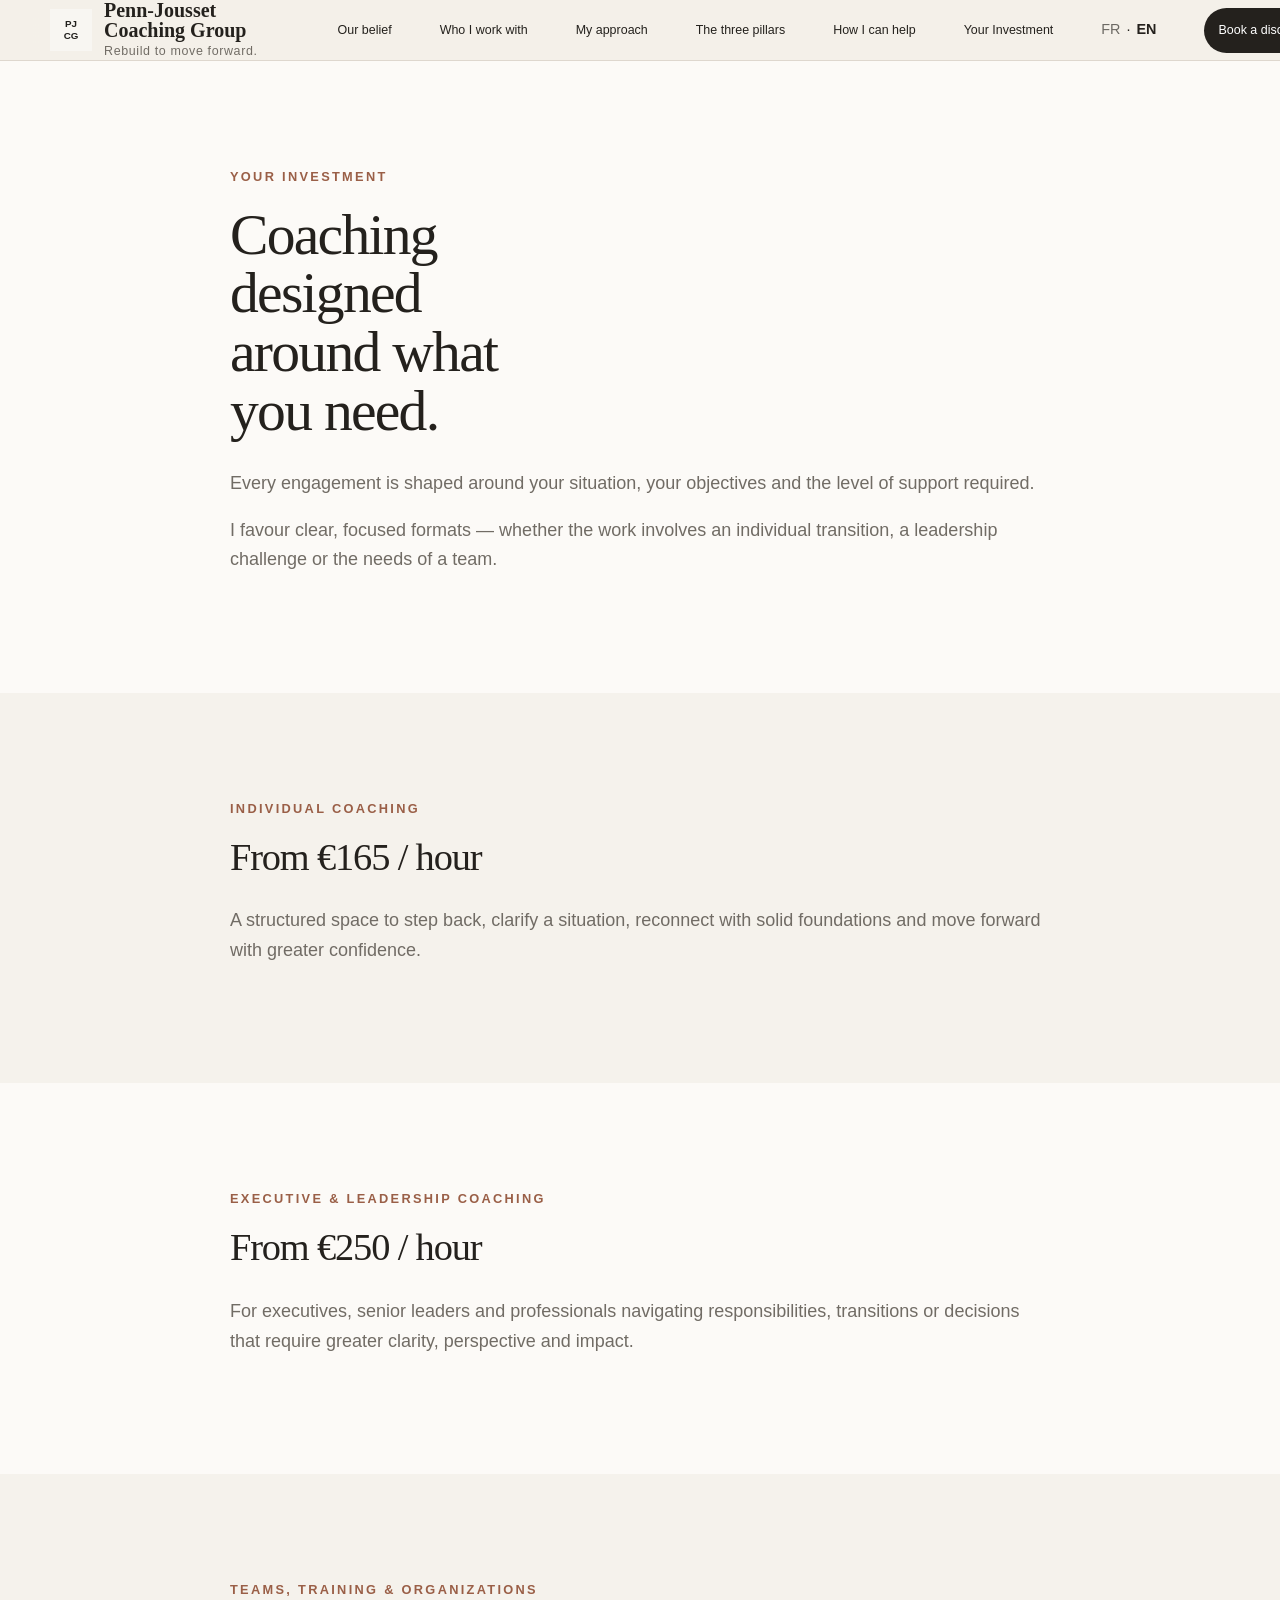
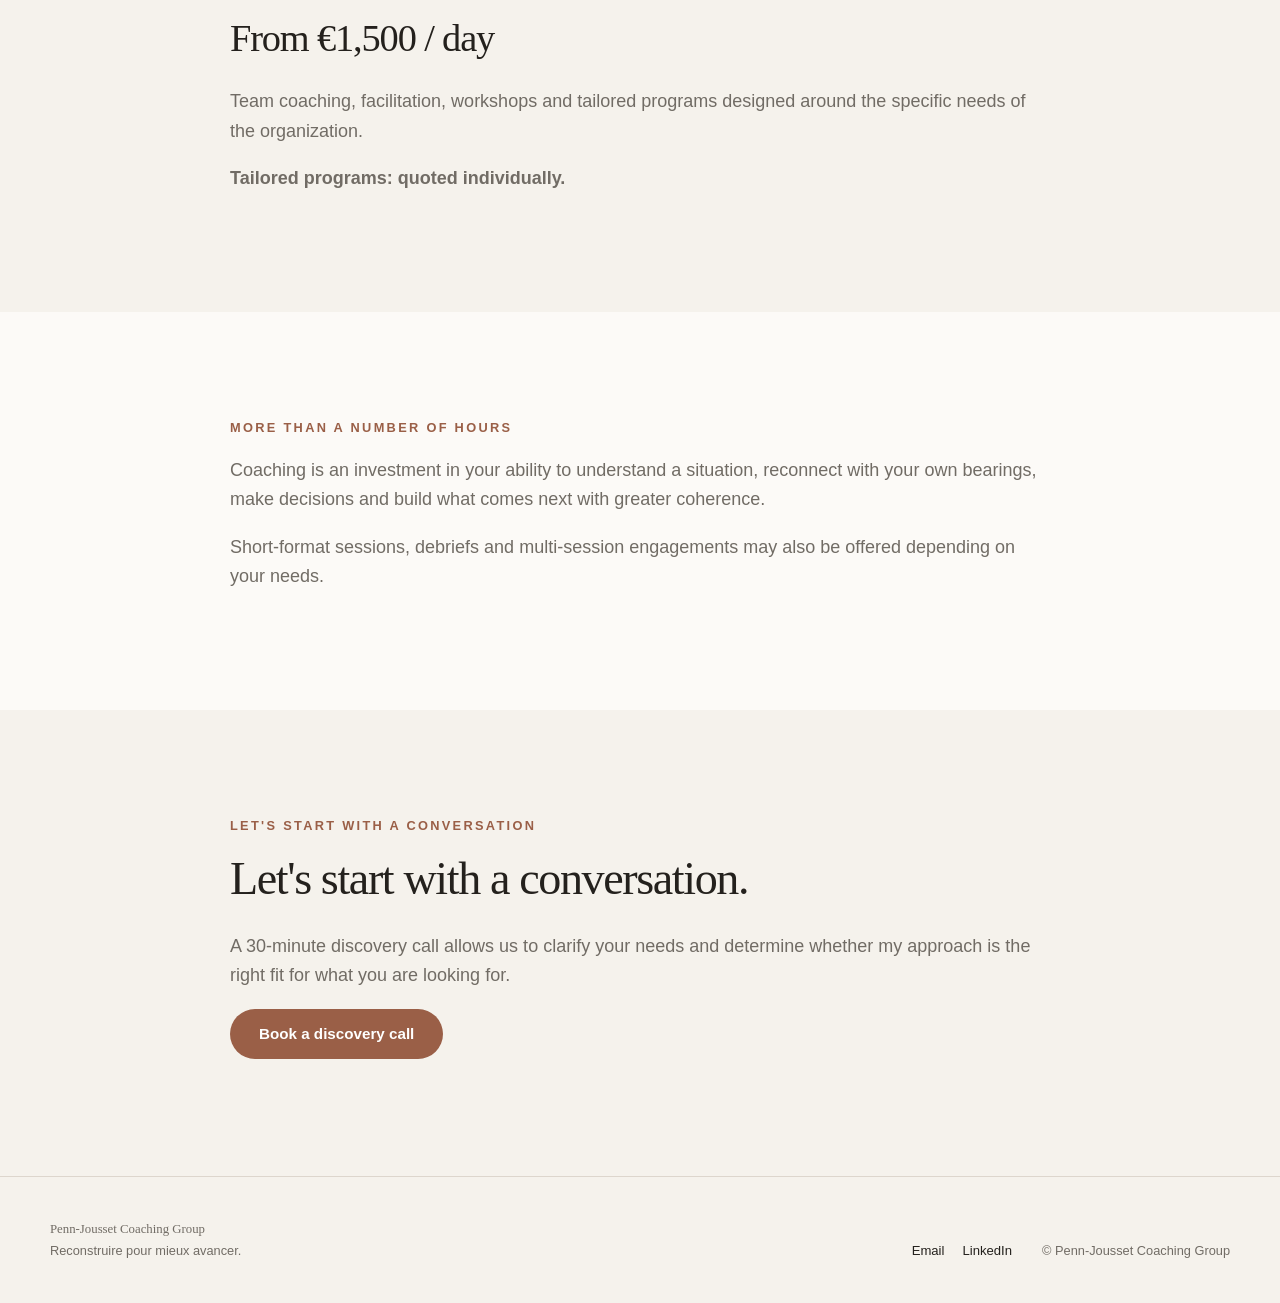
<file: investment-en.html>
<!DOCTYPE html>
<html lang="en">
<head>
  <meta charset="UTF-8">
  <meta name="viewport" content="width=device-width, initial-scale=1.0">

  <title>Your Investment | Penn-Jousset Coaching Group</title>

<meta name="description" content="Discover Penn-Jousset Coaching Group coaching formats and investment options for individuals, leaders, teams and organizations.">

<meta property="og:type" content="website">
<meta property="og:locale" content="en_US">
<meta property="og:title" content="Your Investment | Penn-Jousset Coaching Group">
<meta property="og:description" content="Discover Penn-Jousset Coaching Group coaching formats and investment options for individuals, leaders, teams and organizations.">
<meta property="og:url" content="https://pjcoachinggroup.com/investment-en.html">
<meta property="og:image" content="https://pjcoachinggroup.com/images/hero.webp">

<meta name="theme-color" content="#22201d">

<link rel="canonical" href="https://pjcoachinggroup.com/investment-en.html">

<link rel="alternate" hreflang="fr" href="https://pjcoachinggroup.com/investment.html">
<link rel="alternate" hreflang="en" href="https://pjcoachinggroup.com/investment-en.html">
<link rel="alternate" hreflang="x-default" href="https://pjcoachinggroup.com/investment.html">

<meta name="robots" content="index, follow">


<link rel="icon" type="image/svg+xml" href="images/pjcg-monogram-square-fixed.svg">
<link rel="apple-touch-icon" href="images/pjcg-monogram-square-fixed.svg">


  <link rel="stylesheet" href="css/style.css">
</head>

<body>
   <!-- Navigation -->
  <header class="site-header">
    <div class="container header-inner">
      <a class="brand" href="index.html#accueil" aria-label="Accueil Penn-Jousset Coaching Group">

  <img
    class="brand-monogram"
    src="images/pjcg-monogram-square-fixed.svg"
    alt=""
    aria-hidden="true"
  >

  <span class="brand-copy">
    <span class="brand-name">
  Penn-Jousset<br>
  Coaching Group
</span>
    <span class="brand-tagline">Rebuild to move forward.</span>
  </span>
</a>

      <button class="menu-toggle" type="button" aria-label="Open menu" aria-expanded="false">
        <span></span>
        <span></span>
        <span></span>
      </button>

      <nav class="main-nav" aria-label="Main navigation">
  <a href="index-en.html#conviction">Our belief</a>
  <a href="index-en.html#publics">Who I work with</a>
  <a href="index-en.html#experience">My approach</a>
  <a href="index-en.html#piliers">The three pillars</a>
  <a href="index-en.html#accompagnements">How I can help</a>
  <a href="investment-en.html">Your Investment</a>

  <div class="language-switcher">
    <a href="investment.html">FR</a>
    <span aria-hidden="true">·</span>
    <span class="active-language" aria-current="page">EN</span>
  </div>

  <a class="nav-cta" href="https://calendar.app.google/vSTuHDUPXp6bGmy27" target="_blank" rel="noopener noreferrer">Book a discovery call</a>
</nav>

    </div>
  </header>

 <main>

  <section class="section section-light">
    <div class="container narrow">

      <p class="section-kicker">Your investment</p>

      <h1 class="investment-hero-title">
        Coaching designed around what you need.
      </h1>

      <div class="prose">
        <p>
          Every engagement is shaped around your situation,
          your objectives and the level of support required.
        </p>

        <p>
          I favour clear, focused formats — whether the work involves
          an individual transition, a leadership challenge
          or the needs of a team.
        </p>
      </div>

    </div>
  </section>


  <section class="section">
    <div class="container narrow">

      <p class="section-kicker">Individual coaching</p>

      <h2 class="investment-price">From €165 / hour</h2>

      <div class="prose">
        <p>
          A structured space to step back, clarify a situation,
          reconnect with solid foundations and move forward
          with greater confidence.
        </p>
      </div>

    </div>
  </section>


  <section class="section section-light">
    <div class="container narrow">

      <p class="section-kicker">Executive &amp; Leadership Coaching</p>

      <h2 class="investment-price">From €250 / hour</h2>

      <div class="prose">
        <p>
          For executives, senior leaders and professionals navigating
          responsibilities, transitions or decisions that require greater
          clarity, perspective and impact.
        </p>
      </div>

    </div>
  </section>


  <section class="section">
    <div class="container narrow">

      <p class="section-kicker">Teams, Training &amp; Organizations</p>

      <h2 class="investment-price">From €1,500 / day</h2>

      <div class="prose">
        <p>
          Team coaching, facilitation, workshops and tailored programs
          designed around the specific needs of the organization.
        </p>

        <p><strong>Tailored programs: quoted individually.</strong></p>
      </div>

    </div>
  </section>


  <section class="section section-light">
    <div class="container narrow">

      <p class="section-kicker">More than a number of hours</p>

      <div class="prose">
        <p>
          Coaching is an investment in your ability to understand a situation,
          reconnect with your own bearings, make decisions and build what
          comes next with greater coherence.
        </p>

        <p>
          Short-format sessions, debriefs and multi-session engagements
          may also be offered depending on your needs.
        </p>
      </div>

    </div>
  </section>


  <section class="section">
    <div class="container narrow">

      <p class="section-kicker">Let's start with a conversation</p>

      <h2 class="investment-contact-title">
        Let's start with a conversation.
      </h2>

      <div class="prose">
        <p>
          A 30-minute discovery call allows us to clarify your needs
          and determine whether my approach is the right fit
          for what you are looking for.
        </p>
      </div>

      <p>
        <a
          class="button button-primary"
          href="https://calendar.app.google/vSTuHDUPXp6bGmy27"
          target="_blank"
          rel="noopener noreferrer"
        >
          Book a discovery call
        </a>
      </p>

    </div>
  </section>

</main>

<!-- Pied de page -->
  <footer class="site-footer">
    <div class="container footer-inner">
      <div>
        <p class="footer-brand">Penn-Jousset Coaching Group</p>
        <p>Reconstruire pour mieux avancer.</p>
      </div>

      <div class="footer-links">
        <a href="mailto:christian@pjcoachinggroup.com">Email</a>
        <a href="https://www.linkedin.com/in/cjousset/" target="_blank" rel="noopener noreferrer">LinkedIn</a>
      </div>

      <p class="copyright">
        © <span id="current-year"></span> Penn-Jousset Coaching Group
      </p>
    </div>
  </footer>

  <script src="js/script.js"></script>
</body>
</html>
</file>
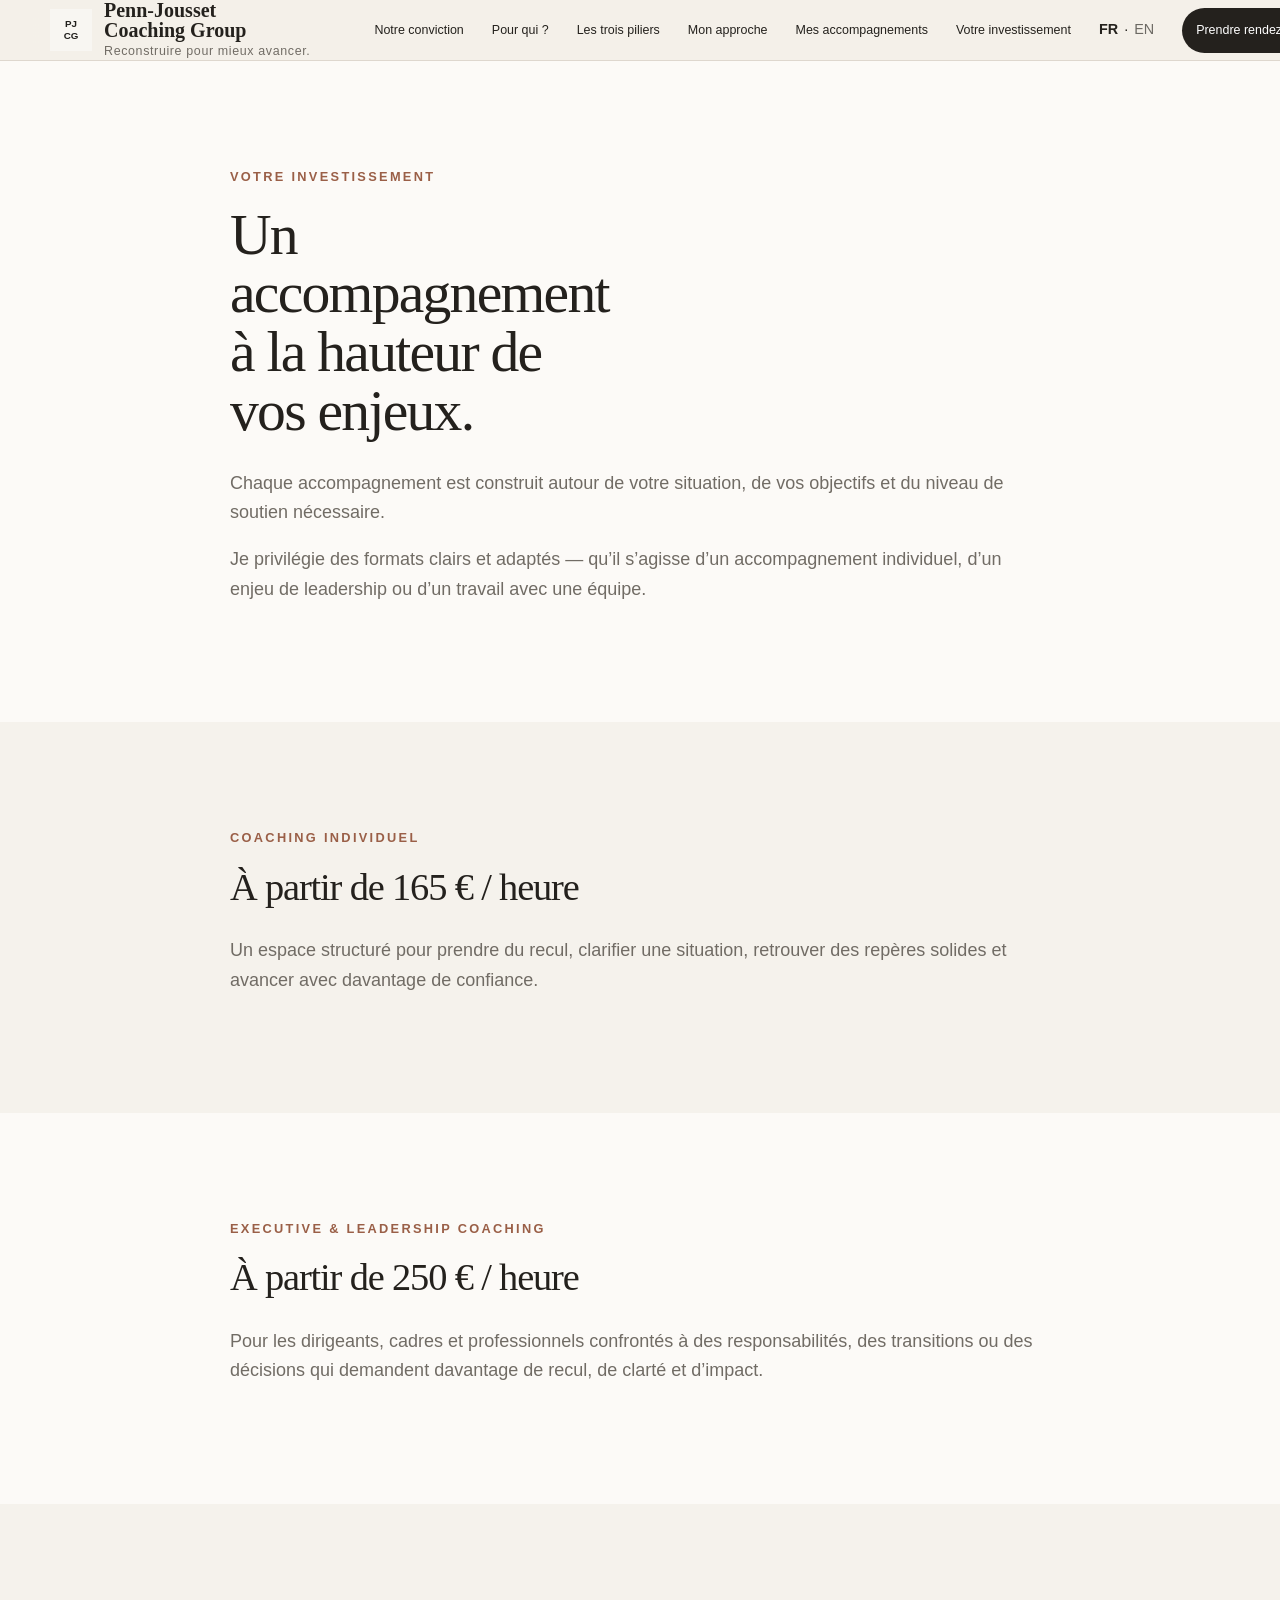
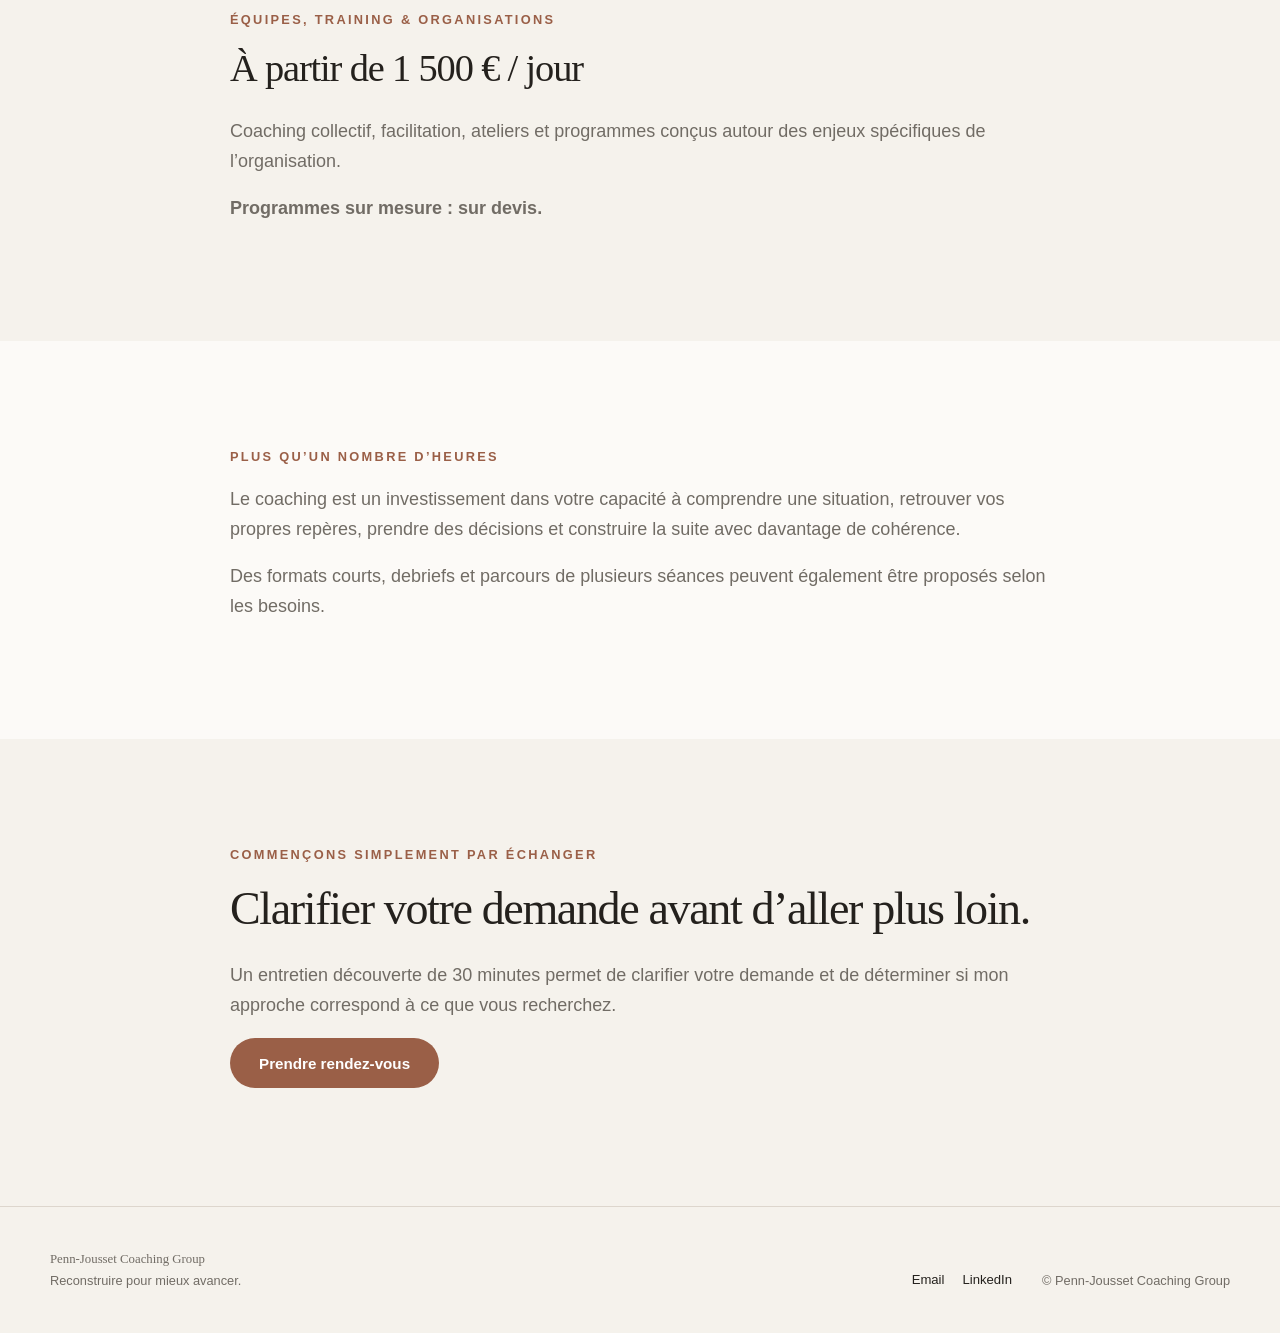
<file: investment.html>
<!DOCTYPE html>
<html lang="fr">
<head>
  <meta charset="UTF-8">
  <meta name="viewport" content="width=device-width, initial-scale=1.0">

 <title>Votre investissement | Penn-Jousset Coaching Group</title>

<meta name="description" content="Découvrez les tarifs et formats d’accompagnement de Penn-Jousset Coaching Group pour le coaching individuel, le leadership, les équipes et les organisations.">

<meta property="og:type" content="website">
<meta property="og:locale" content="fr_FR">
<meta property="og:title" content="Votre investissement | Penn-Jousset Coaching Group">
<meta property="og:description" content="Découvrez les tarifs et formats d’accompagnement de Penn-Jousset Coaching Group pour le coaching individuel, le leadership, les équipes et les organisations.">
<meta property="og:url" content="https://pjcoachinggroup.com/investment.html">
<meta property="og:image" content="https://pjcoachinggroup.com/images/hero.webp">

<meta name="theme-color" content="#22201d">

<link rel="canonical" href="https://pjcoachinggroup.com/investment.html">

<link rel="alternate" hreflang="fr" href="https://pjcoachinggroup.com/investment.html">
<link rel="alternate" hreflang="en" href="https://pjcoachinggroup.com/investment-en.html">
<link rel="alternate" hreflang="x-default" href="https://pjcoachinggroup.com/investment.html">

<meta name="robots" content="index, follow">


<link rel="icon" type="image/svg+xml" href="images/pjcg-monogram-square-fixed.svg">
<link rel="apple-touch-icon" href="images/pjcg-monogram-square-fixed.svg">


  <link rel="stylesheet" href="css/style.css">
</head>

<body>
   <!-- Navigation -->
  <header class="site-header">
    <div class="container header-inner">
      <a class="brand" href="index.html#accueil" aria-label="Accueil Penn-Jousset Coaching Group">

  <img
    class="brand-monogram"
    src="images/pjcg-monogram-square-fixed.svg"
    alt=""
    aria-hidden="true"
  >

  <span class="brand-copy">
    <span class="brand-name">
  Penn-Jousset<br>
  Coaching Group
</span>
    <span class="brand-tagline">Reconstruire pour mieux avancer.</span>
  </span>
</a>

      <button class="menu-toggle" type="button" aria-label="Ouvrir le menu" aria-expanded="false">
        <span></span>
        <span></span>
        <span></span>
      </button>

      <nav class="main-nav" aria-label="Navigation principale">
       <a href="index.html#conviction">Notre conviction</a>
<a href="index.html#publics">Pour qui&nbsp;?</a>
<a href="index.html#piliers">Les trois piliers</a>
<a href="index.html#experience">Mon approche</a>
<a href="index.html#accompagnements">Mes accompagnements</a>
<a href="investment.html">Votre investissement</a>


        
        <div class="language-switcher">
  <span class="active-language" aria-current="page">FR</span>
  <span aria-hidden="true">·</span>
  <a href="investment-en.html">EN</a>
</div>

        <a class="nav-cta" href="index.html#contact">Prendre rendez-vous</a>

      </nav>
    </div>
  </header>

  <main>

    <section class="section section-light">
  <div class="container narrow">

    <p class="section-kicker">Votre investissement</p>

    <h1 class="investment-hero-title">Un accompagnement à la hauteur de vos enjeux.</h1>
    
    <div class="prose">
      <p>
        Chaque accompagnement est construit autour de votre situation,
        de vos objectifs et du niveau de soutien nécessaire.
      </p>

      <p>
        Je privilégie des formats clairs et adaptés — qu’il s’agisse
        d’un accompagnement individuel, d’un enjeu de leadership
        ou d’un travail avec une équipe.
      </p>
    </div>

  </div>
</section>


<section class="section">
  <div class="container narrow">

    <p class="section-kicker">Coaching individuel</p>

    <h2 class="investment-price">À partir de 165 € / heure</h2>


    <div class="prose">
      <p>
        Un espace structuré pour prendre du recul, clarifier une situation,
        retrouver des repères solides et avancer avec davantage de confiance.
      </p>
    </div>

  </div>
</section>


<section class="section section-light">
  <div class="container narrow">

    <p class="section-kicker">Executive & Leadership Coaching</p>

    <h2 class="investment-price">À partir de 250 € / heure</h2>


    <div class="prose">
      <p>
        Pour les dirigeants, cadres et professionnels confrontés à des
        responsabilités, des transitions ou des décisions qui demandent
        davantage de recul, de clarté et d’impact.
      </p>
    </div>

  </div>
</section>


<section class="section">
  <div class="container narrow">

    <p class="section-kicker">Équipes, training & organisations</p>

    <h2 class="investment-price">À partir de 1 500 € / jour</h2>


    <div class="prose">
      <p>
        Coaching collectif, facilitation, ateliers et programmes conçus
        autour des enjeux spécifiques de l’organisation.
      </p>

      <p><strong>Programmes sur mesure : sur devis.</strong></p>
    </div>

  </div>
</section>


<section class="section section-light">
  <div class="container narrow">

    <p class="section-kicker">Plus qu’un nombre d’heures</p>

    <div class="prose">
      <p>
        Le coaching est un investissement dans votre capacité à comprendre
        une situation, retrouver vos propres repères, prendre des décisions
        et construire la suite avec davantage de cohérence.
      </p>

      <p>
        Des formats courts, debriefs et parcours de plusieurs séances
        peuvent également être proposés selon les besoins.
      </p>
    </div>

  </div>
</section>


<section class="section">
  <div class="container narrow">

    <p class="section-kicker">Commençons simplement par échanger</p>

    <h2 class="investment-contact-title">Clarifier votre demande avant d’aller plus loin.</h2>

    <div class="prose">
      <p>
        Un entretien découverte de 30 minutes permet de clarifier votre
        demande et de déterminer si mon approche correspond à ce que
        vous recherchez.
      </p>
    </div>

    <p>
      <a
        class="button button-primary"
        href="https://calendar.app.google/vSTuHDUPXp6bGmy27"
        target="_blank"
        rel="noopener noreferrer"
      >
        Prendre rendez-vous
      </a>
    </p>

  </div>
</section>

</main>
<!-- Pied de page -->
  <footer class="site-footer">
    <div class="container footer-inner">
      <div>
        <p class="footer-brand">Penn-Jousset Coaching Group</p>
        <p>Reconstruire pour mieux avancer.</p>
      </div>

      <div class="footer-links">
        <a href="mailto:christian@pjcoachinggroup.com">Email</a>
        <a href="https://www.linkedin.com/in/cjousset/" target="_blank" rel="noopener noreferrer">LinkedIn</a>
      </div>

      <p class="copyright">
        © <span id="current-year"></span> Penn-Jousset Coaching Group
      </p>
    </div>
  </footer>

  <script src="js/script.js"></script>
</body>
</html>
</file>
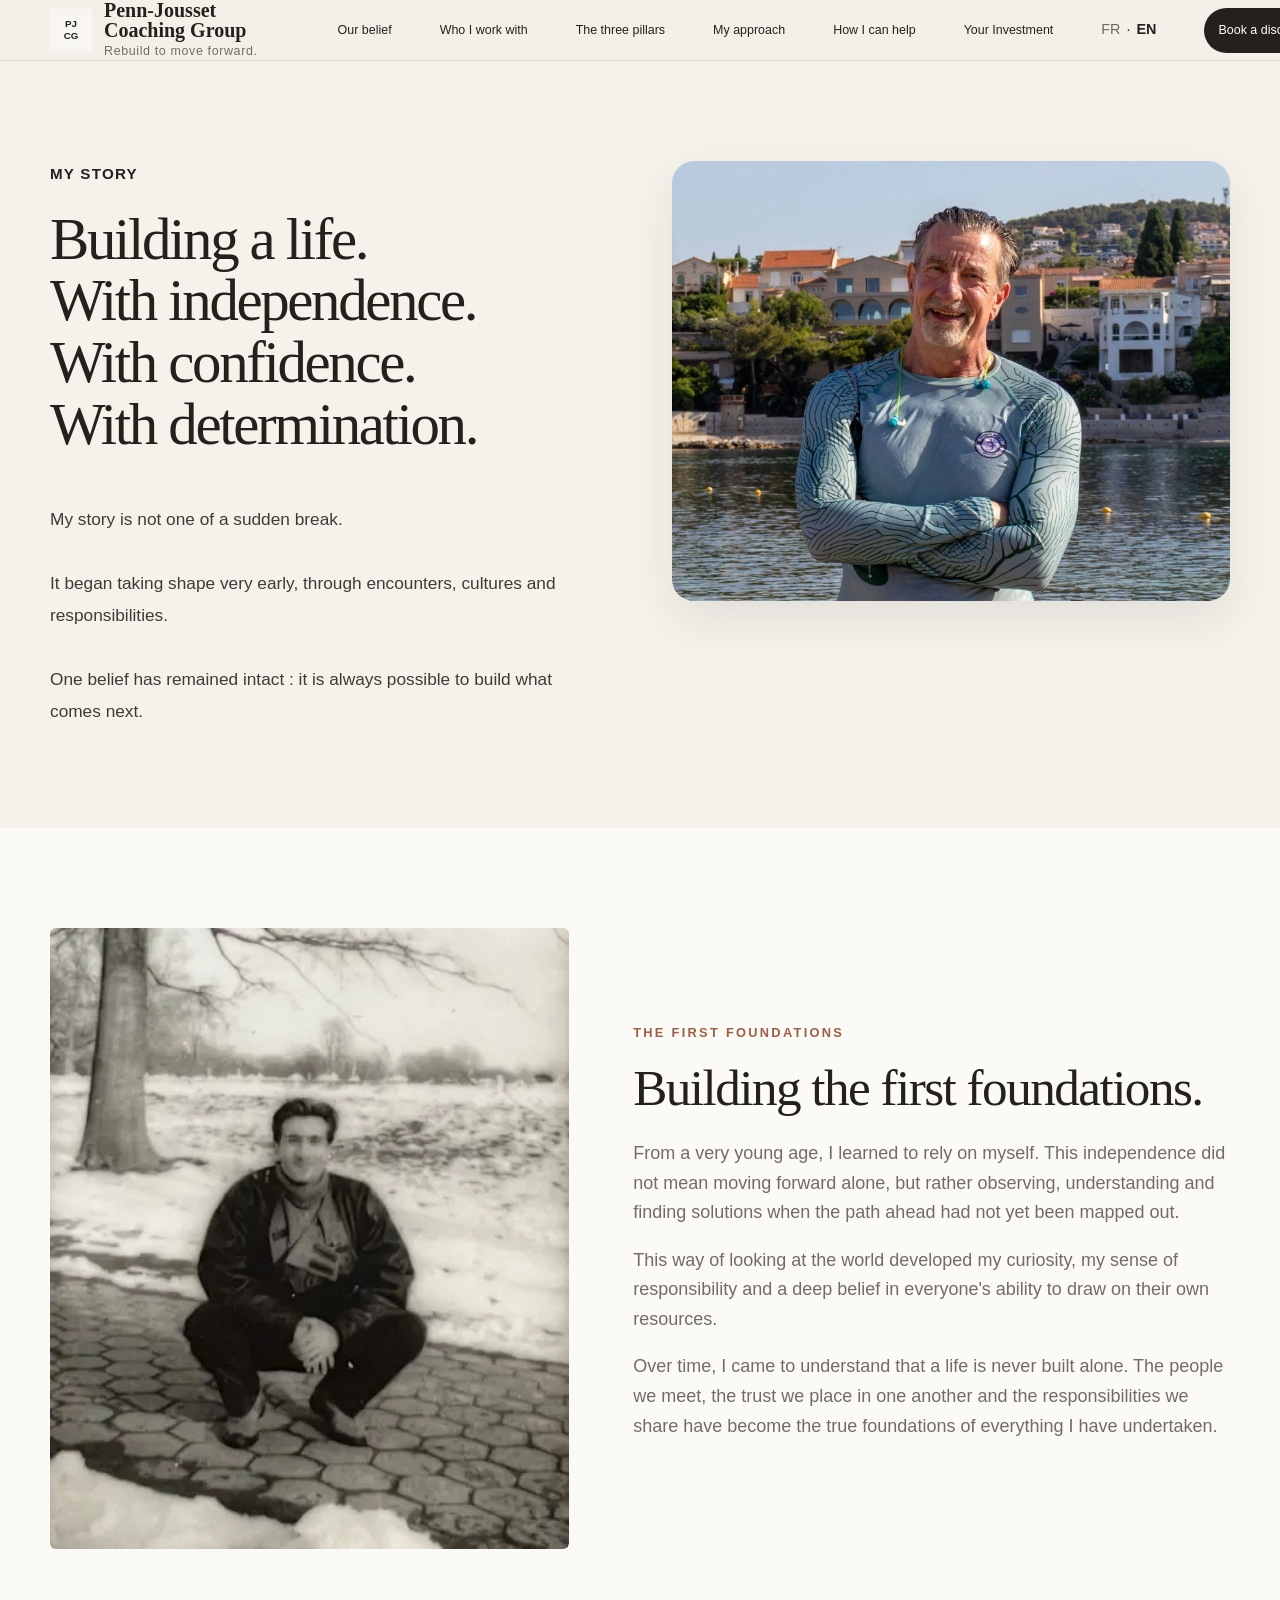
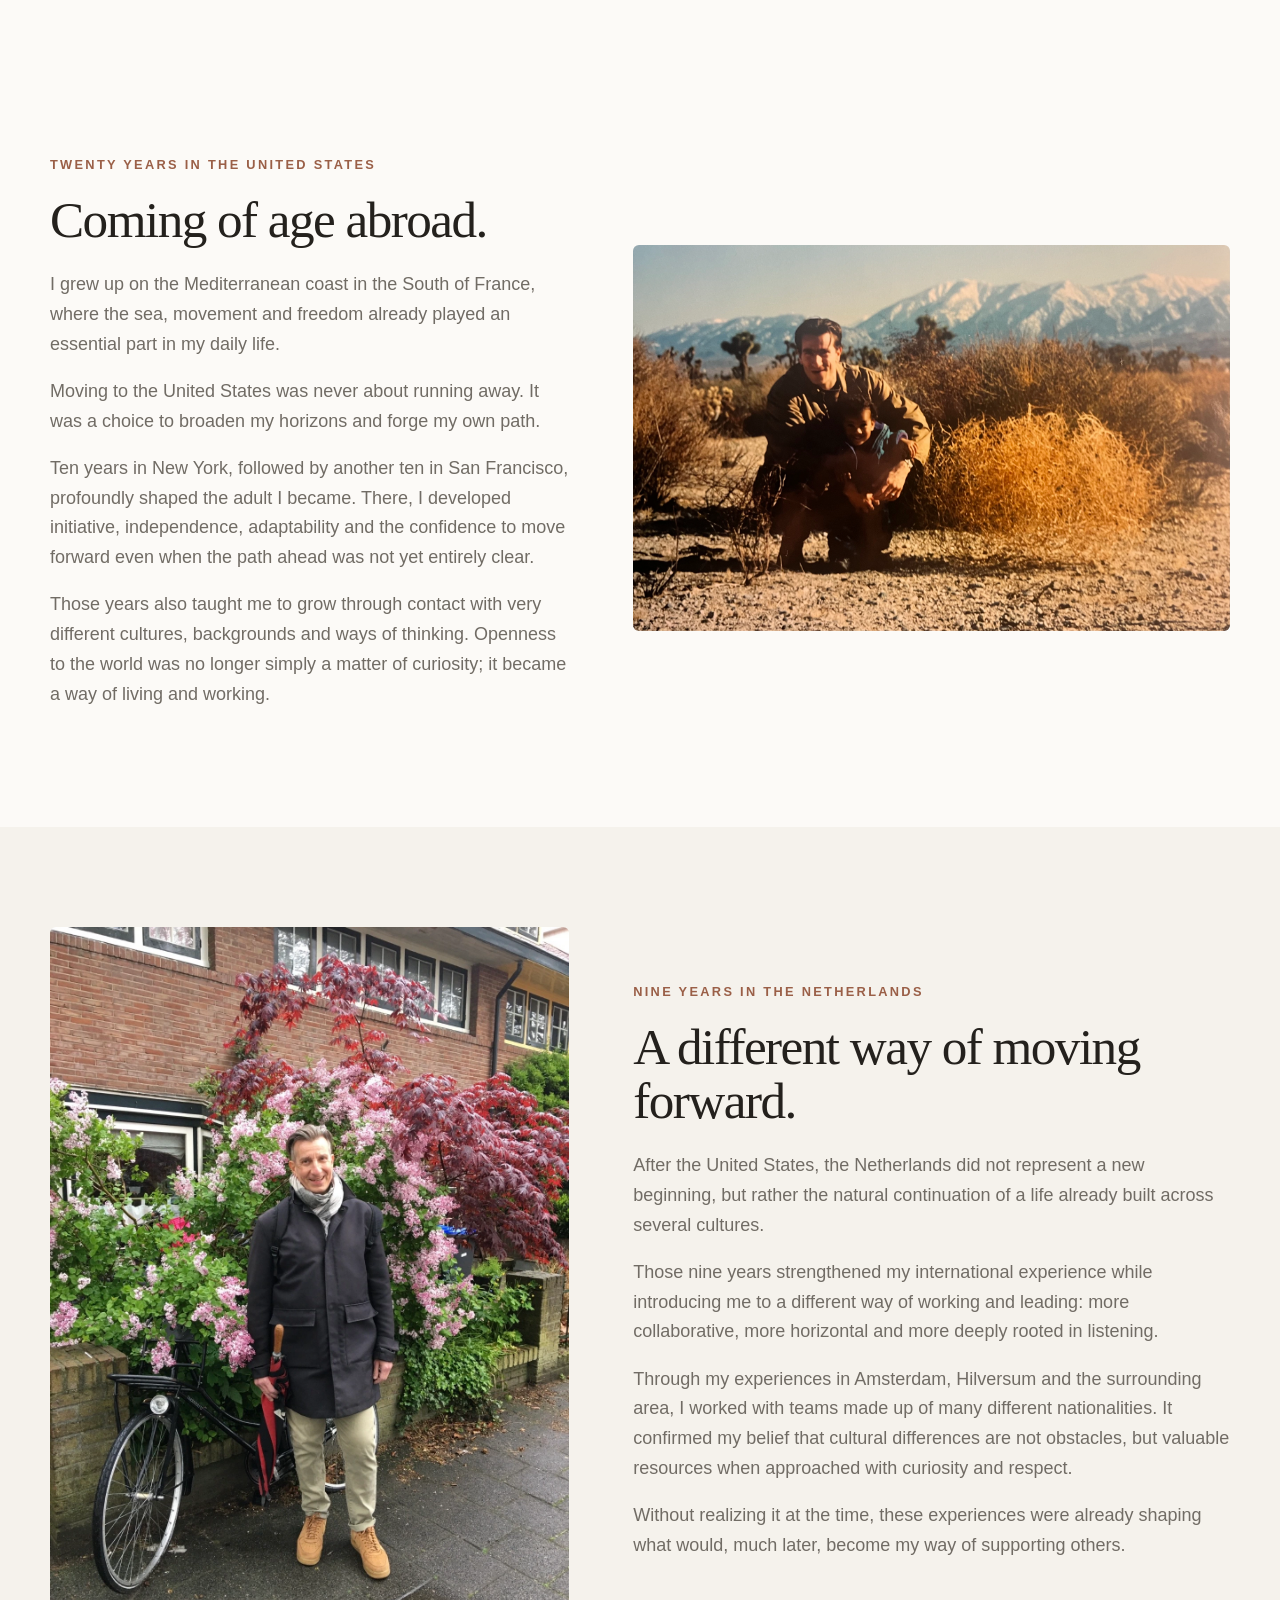
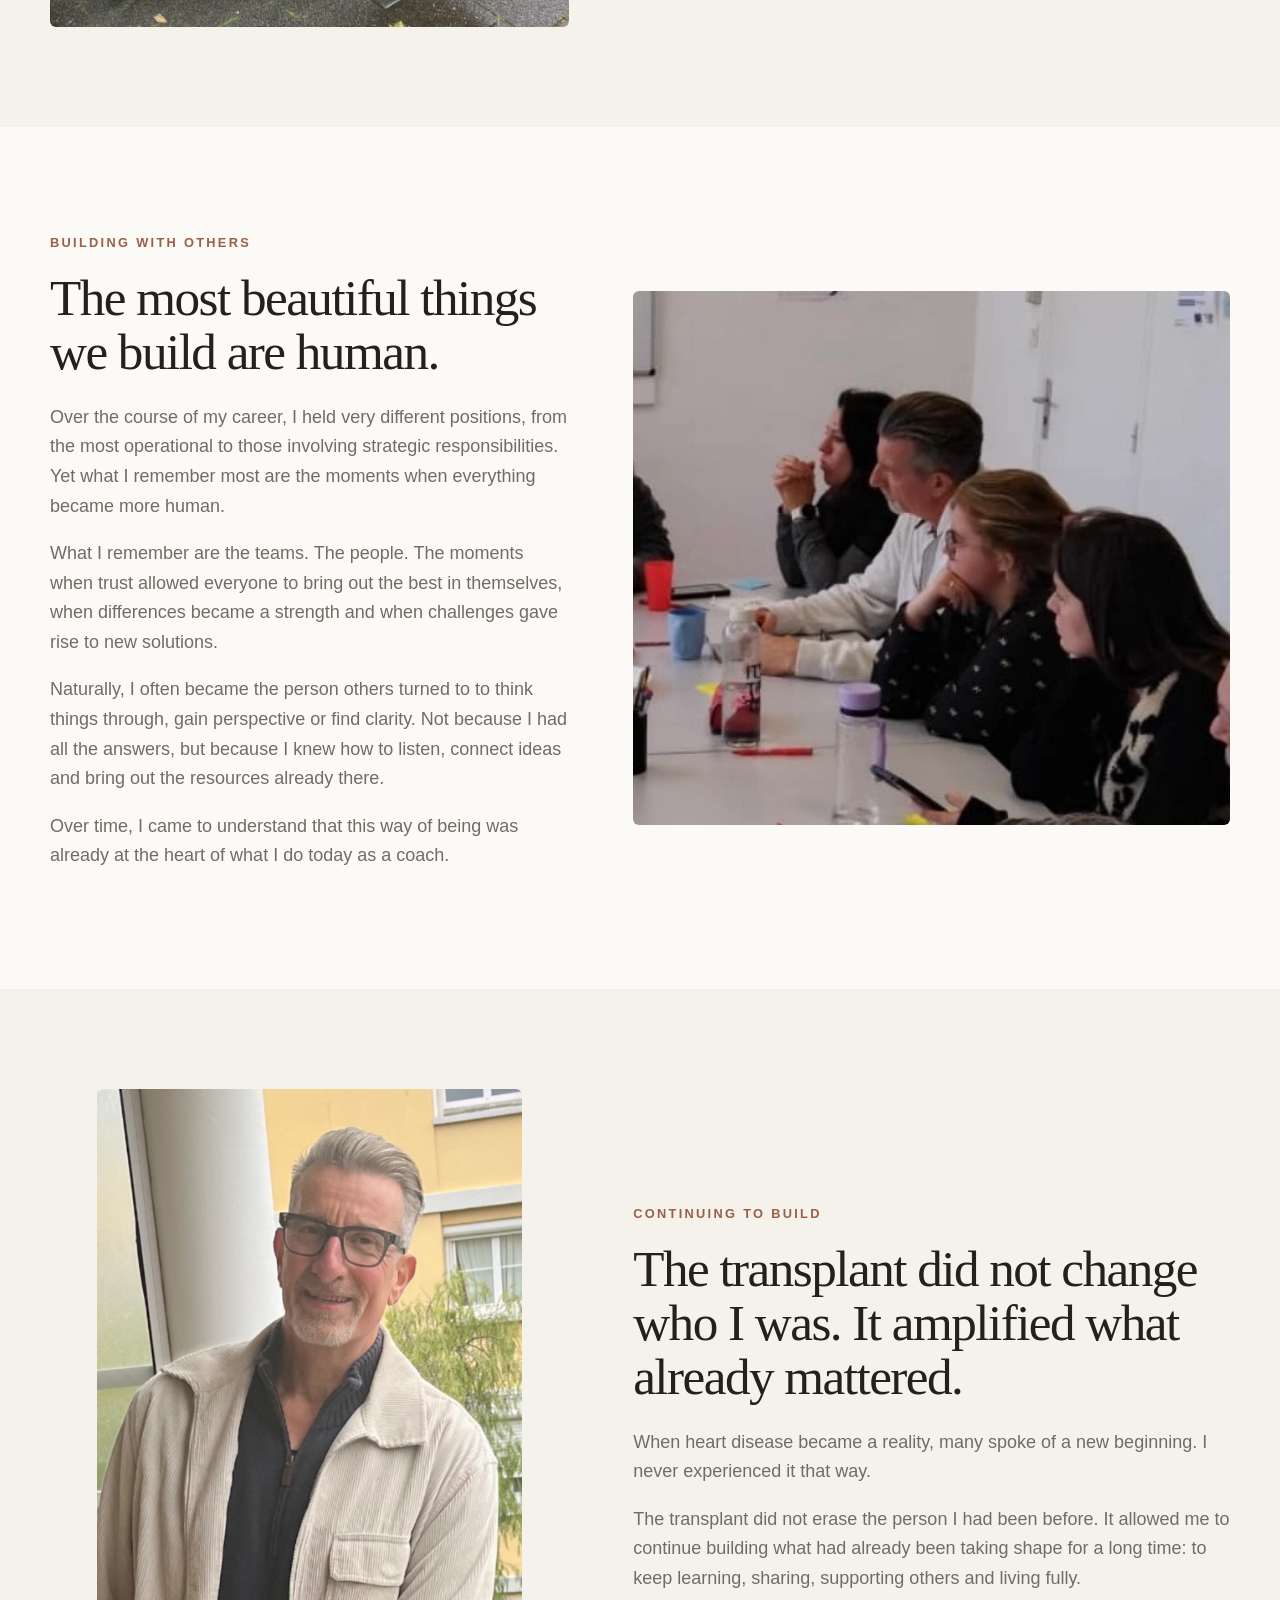
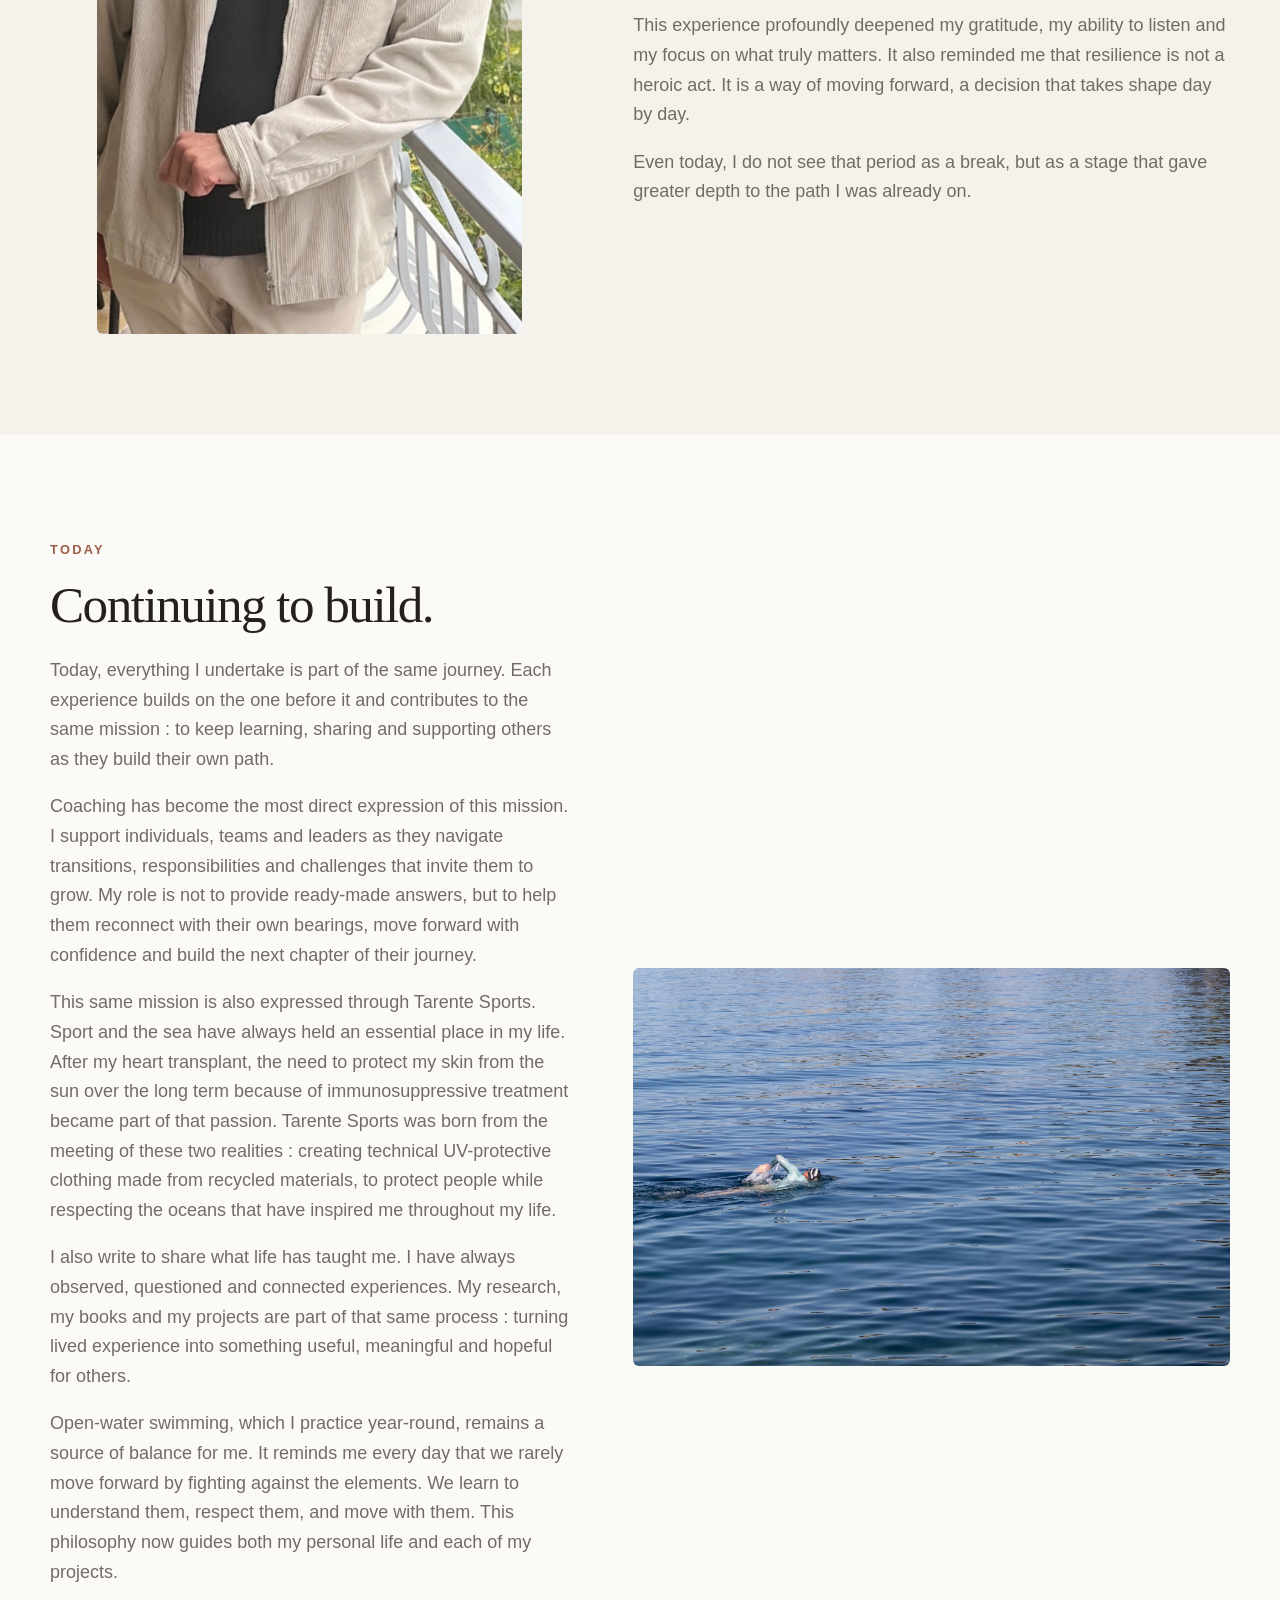
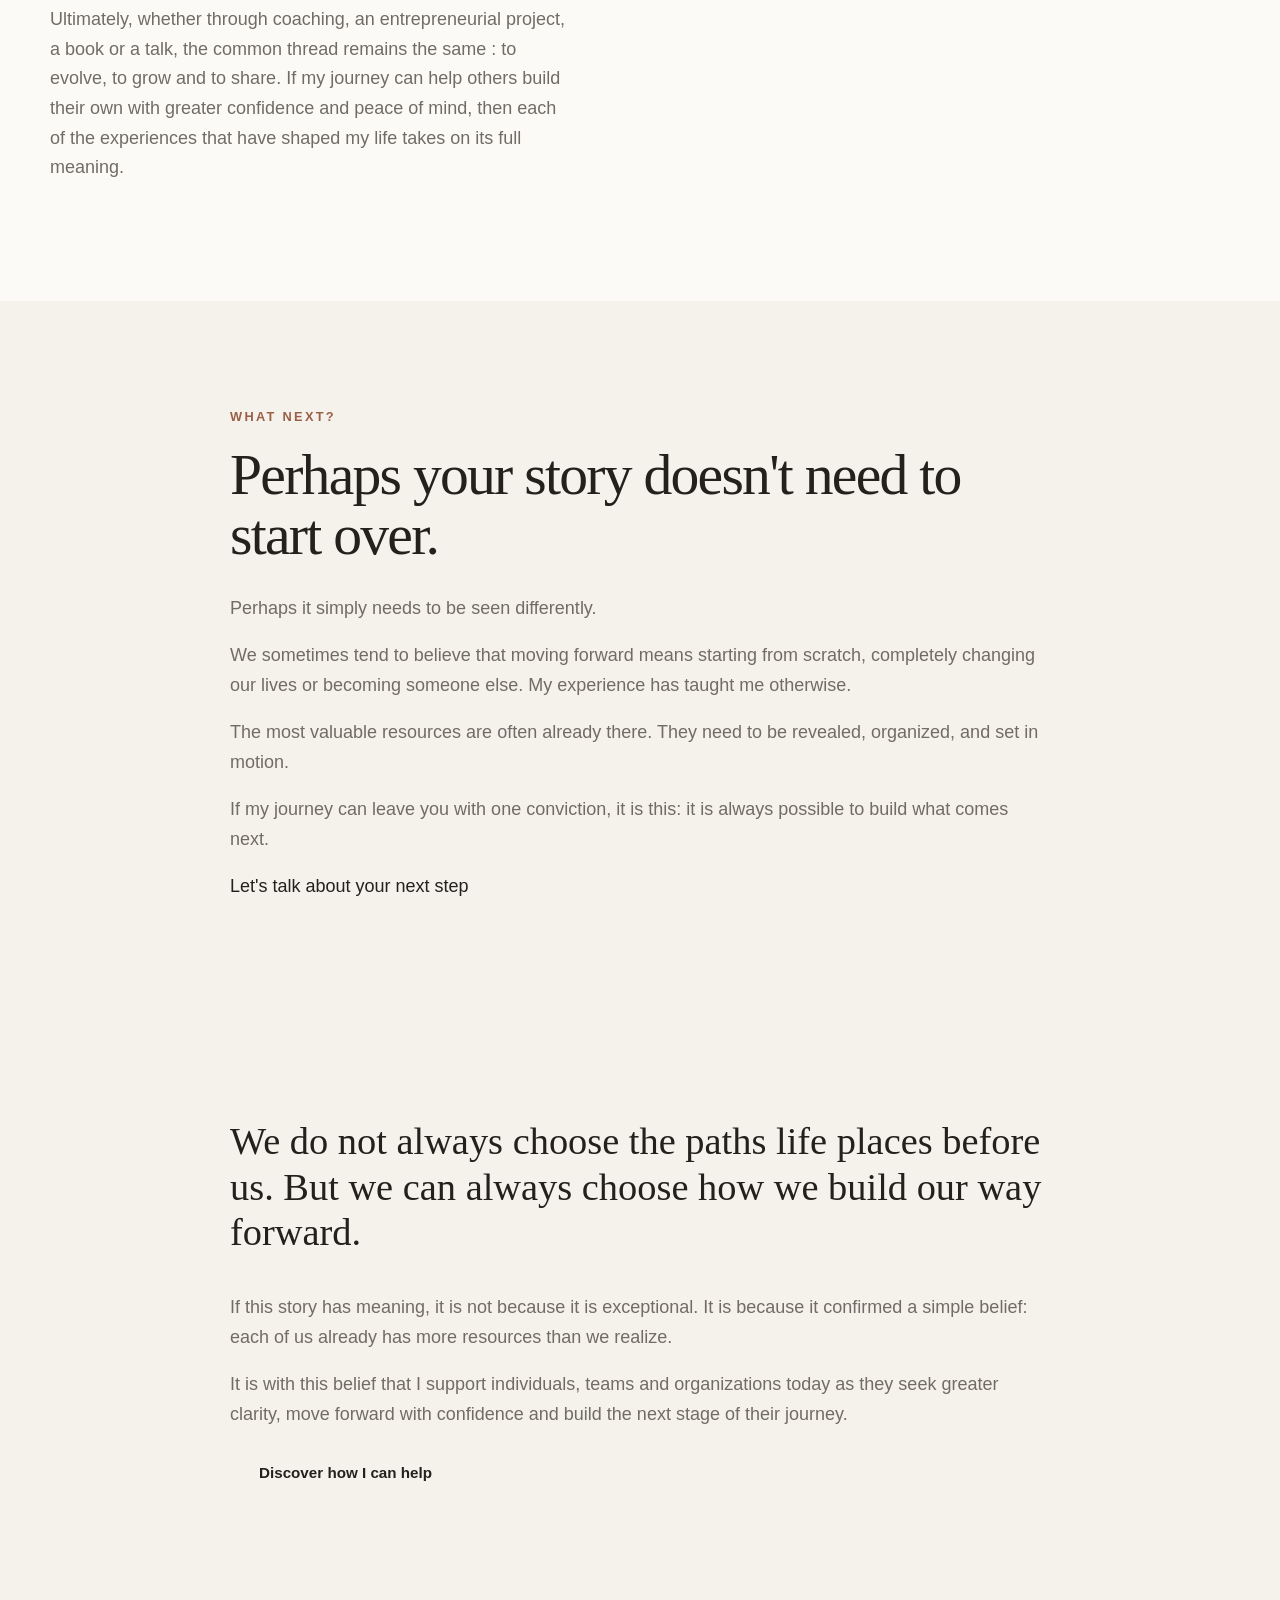
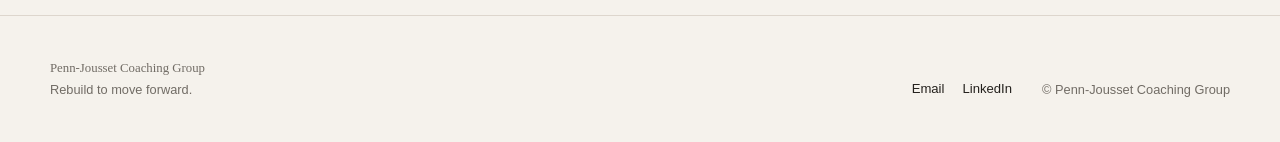
<file: story-en.html>
<!DOCTYPE html>
<html lang="en">
<head>
  <meta charset="UTF-8">
  <meta name="viewport" content="width=device-width, initial-scale=1.0">

  <title>My story | Penn-Jousset Coaching Group</title>

  <meta name="description" content="Discover Christian Jousset's journey and the personal and professional experiences that shape his approach to resilience, transitions and coaching.">

<meta property="og:type" content="website">
<meta property="og:locale" content="en_US">
<meta property="og:title" content="My story | Penn-Jousset Coaching Group">
<meta property="og:description" content="Discover Christian Jousset's journey and the experiences that shape his approach to resilience, transitions and coaching.">
<meta property="og:url" content="https://pjcoachinggroup.com/story-en.html">
<meta property="og:image" content="https://pjcoachinggroup.com/images/IMG_4518.webp">

<meta name="theme-color" content="#22201d">
<link rel="canonical" href="https://pjcoachinggroup.com/story-en.html">

<link rel="alternate" hreflang="fr" href="https://pjcoachinggroup.com/story.html">
<link rel="alternate" hreflang="en" href="https://pjcoachinggroup.com/story-en.html">
<link rel="alternate" hreflang="x-default" href="https://pjcoachinggroup.com/story.html">

<meta name="robots" content="index, follow">

<link rel="icon" type="image/svg+xml" href="images/pjcg-monogram-square-fixed.svg">
<link rel="apple-touch-icon" href="images/pjcg-monogram-square-fixed.svg">


  <link rel="stylesheet" href="css/style.css">
</head>

<body>
   <!-- Navigation -->
  <header class="site-header">
    <div class="container header-inner">
      <a class="brand" href="index-en.html#accueil" aria-label="Penn-Jousset Coaching Group home">

  <img
    class="brand-monogram"
    src="images/pjcg-monogram-square-fixed.svg"
    alt=""
    aria-hidden="true"
  >

  <span class="brand-copy">
    <span class="brand-name">
  Penn-Jousset<br>
  Coaching Group
</span>
    <span class="brand-tagline">Rebuild to move forward.</span>
  </span>
</a>

      <button class="menu-toggle" type="button" aria-label="Open menu" aria-expanded="false">
        <span></span>
        <span></span>
        <span></span>
      </button>

      <nav class="main-nav" aria-label="Main navigation">
        <a href="index-en.html#conviction">Our belief</a>
        <a href="index-en.html#publics">Who I work with</a>
        <a href="index-en.html#piliers">The three pillars</a>
        <a href="index-en.html#experience">My approach</a>
        <a href="index-en.html#accompagnements">How I can help</a>
        <a href="investment-en.html">Your Investment</a>

        <div class="language-switcher">
  <a href="story.html">FR</a>
  <span aria-hidden="true">·</span>
  <span class="active-language" aria-current="page">EN</span>
</div>

        <a class="nav-cta" href="index-en.html#contact">Book a discovery call</a>

      </nav>
    </div>
  </header>

  <main>

    <section class="story-hero">

      <div class="story-hero-content">
<div class="story-hero-grid">

  <div class="story-hero-text">

    <p class="story-eyebrow">My story</p>

    <h1>
    Building a life.<br>
    With independence.<br>
    With confidence.<br>
    With determination.
    </h1>

   <p class="story-hero-intro">
My story is not one of a sudden break.<br><br>

It began taking shape very early, through encounters, cultures and responsibilities.<br><br>

One belief has remained intact&nbsp;: it is always possible to build what comes next.
</p>


  </div>

  <div class="story-hero-photo">

    <img
      src="images/IMG_4518.webp"
      alt="Christian Jousset by the Mediterranean in Bandol">

  </div>

</div>

      </div>

    </section>

<section class="section section-light story-chapter" id="fondations">
  <div class="container">

    <div class="story-split">

      <div class="story-image">
        <img
          src="images/Prospect Park Brooklyn 1993.webp"
          alt="Christian Jousset in Prospect Park, Brooklyn, New York, in 1993">
      </div>

      <div class="story-text">

        <p class="section-kicker">The first foundations</p>

        <h2>Building the first foundations.</h2>

      <div class="prose">
 
<p>
From a very young age, I learned to rely on myself. This independence did not mean moving forward alone, but rather observing, understanding and finding solutions when the path ahead had not yet been mapped out.
</p>

<p>
This way of looking at the world developed my curiosity, my sense of responsibility and a deep belief in everyone's ability to draw on their own resources.
</p>

<p>
Over time, I came to understand that a life is never built alone. The people we meet, the trust we place in one another and the responsibilities we share have become the true foundations of everything I have undertaken.
</p>


            </div>

      </div>

    </div>

  </div>
</section>

<section class="section section-light story-chapter" id="etats-unis">

  <div class="container">

    <div class="story-split">

      <div class="story-text">

        <p class="section-kicker">Twenty years in the United States</p>

        <h2>Coming of age abroad.</h2>

        <div class="prose">

         <p>
I grew up on the Mediterranean coast in the South of France, where the sea, movement and freedom already played an essential part in my daily life.
</p>

<p>
Moving to the United States was never about running away. It was a choice to broaden my horizons and forge my own path.
</p>

<p>
Ten years in New York, followed by another ten in San Francisco, profoundly shaped the adult I became. There, I developed initiative, independence, adaptability and the confidence to move forward even when the path ahead was not yet entirely clear.
</p>

<p>
Those years also taught me to grow through contact with very different cultures, backgrounds and ways of thinking. Openness to the world was no longer simply a matter of curiosity; it became a way of living and working.
</p>

        </div>

      </div>

      <div class="story-image">
        <img
          src="images/california-desert.webp"
          alt="California desert and Sierra Nevada"
        >
      </div>

    </div>

  </div>

</section>

<section class="section story-chapter" id="pays-bas">

  <div class="container">

    <div class="story-split">

      <div class="story-image">
        <img
          src="images/nike-europe-hilversum-2019.webp"
          alt="Christian Jousset in Hilversum, the Netherlands, in 2019">
      </div>

      <div class="story-text">

        <p class="section-kicker">Nine years in the Netherlands</p>

        <h2>A different way of moving forward.</h2>

        <div class="prose">

          <p>
After the United States, the Netherlands did not represent a new beginning, but rather the natural continuation of a life already built across several cultures.
</p>

<p>
Those nine years strengthened my international experience while introducing me to a different way of working and leading: more collaborative, more horizontal and more deeply rooted in listening.
</p>

<p>
Through my experiences in Amsterdam, Hilversum and the surrounding area, I worked with teams made up of many different nationalities. It confirmed my belief that cultural differences are not obstacles, but valuable resources when approached with curiosity and respect.
</p>

<p>
Without realizing it at the time, these experiences were already shaping what would, much later, become my way of supporting others.
</p>

        </div>

      </div>

    </div>

  </div>

</section>
<section class="section section-light story-chapter" id="construire-ensemble">

  <div class="container">

    <div class="story-split">

      <div class="story-text">

        <p class="section-kicker">Building with others</p>

        <h2>The most beautiful things we build are human.</h2>

        <div class="prose">

          <p>
  Over the course of my career, I held very different positions,
  from the most operational to those involving strategic responsibilities.
  Yet what I remember most are the moments when everything became more human.
</p>

<p>
  What I remember are the teams. The people.
  The moments when trust allowed everyone to bring out the best
  in themselves, when differences became a strength and when
  challenges gave rise to new solutions.
</p>

<p>
  Naturally, I often became the person others turned to
  to think things through, gain perspective or find clarity.
  Not because I had all the answers, but because I knew how
  to listen, connect ideas and bring out the resources already there.
</p>

<p>
  Over time, I came to understand that this way of being
  was already at the heart of what I do today as a coach.
</p>

        </div>

      </div>

      <div class="story-image">
        <img
          src="images/leadership-workshop.webp"
          alt="Christian Jousset attending a collaborative workshop">
      </div>

    </div>

  </div>

</section>

<section class="section story-chapter" id="transplantation">

  <div class="container">

    <div class="story-split">

       <div class="story-image balcony-photo">
        <img
          src="images/balcony-2024.webp"
          alt="Christian Jousset on his balcony in  2024">
      </div>

      <div class="story-text">


          <p class="section-kicker">Continuing to build</p>

<h2>
  The transplant did not change who I was.
  It amplified what already mattered.
</h2>

<div class="prose">

<p>
  When heart disease became a reality, many spoke of a new beginning.
  I never experienced it that way.
</p>

<p>
  The transplant did not erase the person I had been before.
  It allowed me to continue building what had already
  been taking shape for a long time: to keep learning, sharing,
  supporting others and living fully.
</p>

<p>
  This experience profoundly deepened my gratitude, my ability to listen
  and my focus on what truly matters.
  It also reminded me that resilience is not a heroic act.
  It is a way of moving forward, a decision that takes shape day by day.
</p>

<p>
  Even today, I do not see that period as a break,
  but as a stage that gave greater depth to the path I was already on.
</p>

        </div>

      </div>

    </div>

  </div>

</section> 
<section class="section section-light story-chapter" id="today">

  <div class="container">

    <div class="story-split">

      <div class="story-text">

        <p class="section-kicker">Today</p>

        <h2>Continuing to build.</h2>

        <div class="prose">

<p>
  Today, everything I undertake is part of the same journey.
  Each experience builds on the one before it and contributes to the same mission&nbsp;:
  to keep learning, sharing and supporting others as they build their own path.
</p>

<p>
  Coaching has become the most direct expression of this mission.
  I support individuals, teams and leaders as they navigate transitions,
  responsibilities and challenges that invite them to grow.
  My role is not to provide ready-made answers, but to help them reconnect
  with their own bearings, move forward with confidence and build the next
  chapter of their journey.
</p>

<p>
  This same mission is also expressed through Tarente Sports.
  Sport and the sea have always held an essential place in my life.
  After my heart transplant, the need to protect my skin from the sun
  over the long term because of immunosuppressive treatment became part
  of that passion. Tarente Sports was born from the meeting of these two
  realities&nbsp;: creating technical UV-protective clothing made from
  recycled materials, to protect people while respecting the oceans
  that have inspired me throughout my life.
</p>

<p>
  I also write to share what life has taught me.
  I have always observed, questioned and connected experiences.
  My research, my books and my projects are part of that same process&nbsp;:
  turning lived experience into something useful, meaningful and hopeful for others.
</p>

<p>
  Open-water swimming, which I practice year-round, remains a source of balance for me.
  It reminds me every day that we rarely move forward by fighting against the elements.
  We learn to understand them, respect them, and move with them.
  This philosophy now guides both my personal life and each of my projects.
</p>

<p>
  Ultimately, whether through coaching, an entrepreneurial project, a book or a talk,
  the common thread remains the same&nbsp;: to evolve, to grow and to share.
  If my journey can help others build their own with greater confidence and peace of mind,
  then each of the experiences that have shaped my life takes on its full meaning.
</p>

</div>

        </div>

      <div class="story-image">
        <img
          src="images/mediterranean-swim.webp"
          alt="Christian Jousset swimming in the Mediterranean">
      </div>

    </div>

</div>

</section>

  <section class="section story-cta" id="next-step">
  <div class="container narrow">

   <p class="section-kicker">What next?</p>

<h2>Perhaps your story doesn't need to start over.</h2>

<div class="prose">

  <p>
    Perhaps it simply needs to be seen differently.
  </p>

  <p>
    We sometimes tend to believe that moving forward means starting from scratch,
    completely changing our lives or becoming someone else.
    My experience has taught me otherwise.
  </p>

  <p>
    The most valuable resources are often already there.
    They need to be revealed, organized, and set in motion.
  </p>

  <p>
    If my journey can leave you with one conviction, it is this:
    it is always possible to build what comes next.
  </p>

</div>

<p class="story-cta-action">
  <a class="btn btn-dark" href="index-en.html#contact">
    Let's talk about your next step
  </a>
</p>

    </div>

  </div>
</section>
<section class="section story-epilogue">

  <div class="container narrow">

<blockquote class="story-final-quote">

    <p>
        We do not always choose the paths life places before us.
        But we can always choose how we build our way forward.
    </p>

</blockquote>

<div class="prose">

    <p>
        If this story has meaning, it is not because it is exceptional.
        It is because it confirmed a simple belief:
        each of us already has more resources than we realize.
    </p>

    <p>
        It is with this belief that I support individuals, teams and organizations today
        as they seek greater clarity, move forward with confidence
        and build the next stage of their journey.
    </p>

</div>

    
      <p class="story-final-link">
    <a class="button" href="index-en.html#accompagnements">
        Discover how I can help
    </a>
</p>

    </p>

  </div>

</section>

</main>
<!-- Footer -->
  <footer class="site-footer">
    <div class="container footer-inner">
      <div>
        <p class="footer-brand">Penn-Jousset Coaching Group</p>
        <p>Rebuild to move forward.</p>
      </div>

      <div class="footer-links">
        <a href="mailto:christian@pjcoachinggroup.com">Email</a>
        <a href="https://www.linkedin.com/in/cjousset/" target="_blank" rel="noopener noreferrer">LinkedIn</a>
      </div>

      <p class="copyright">
        © <span id="current-year"></span> Penn-Jousset Coaching Group
      </p>
    </div>
  </footer>

  <script src="js/script.js"></script>
</body>
</html>
</file>
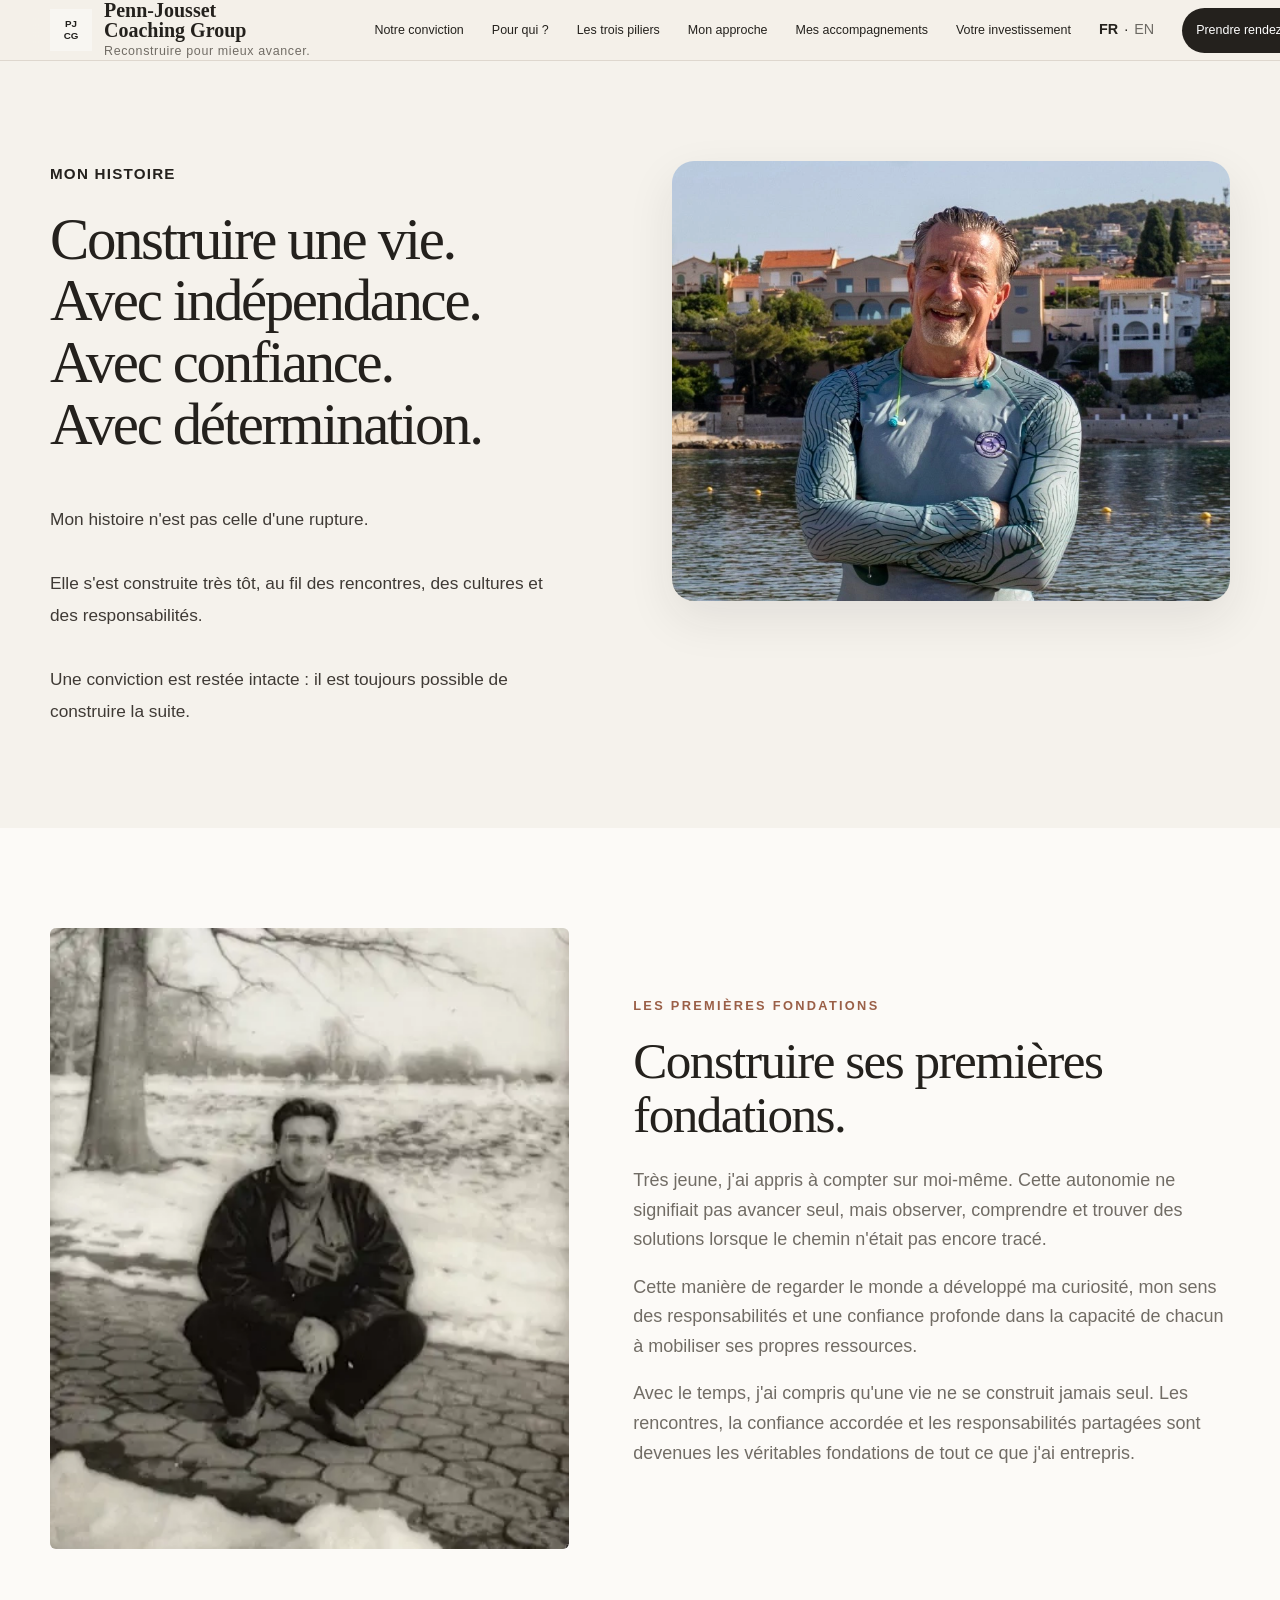
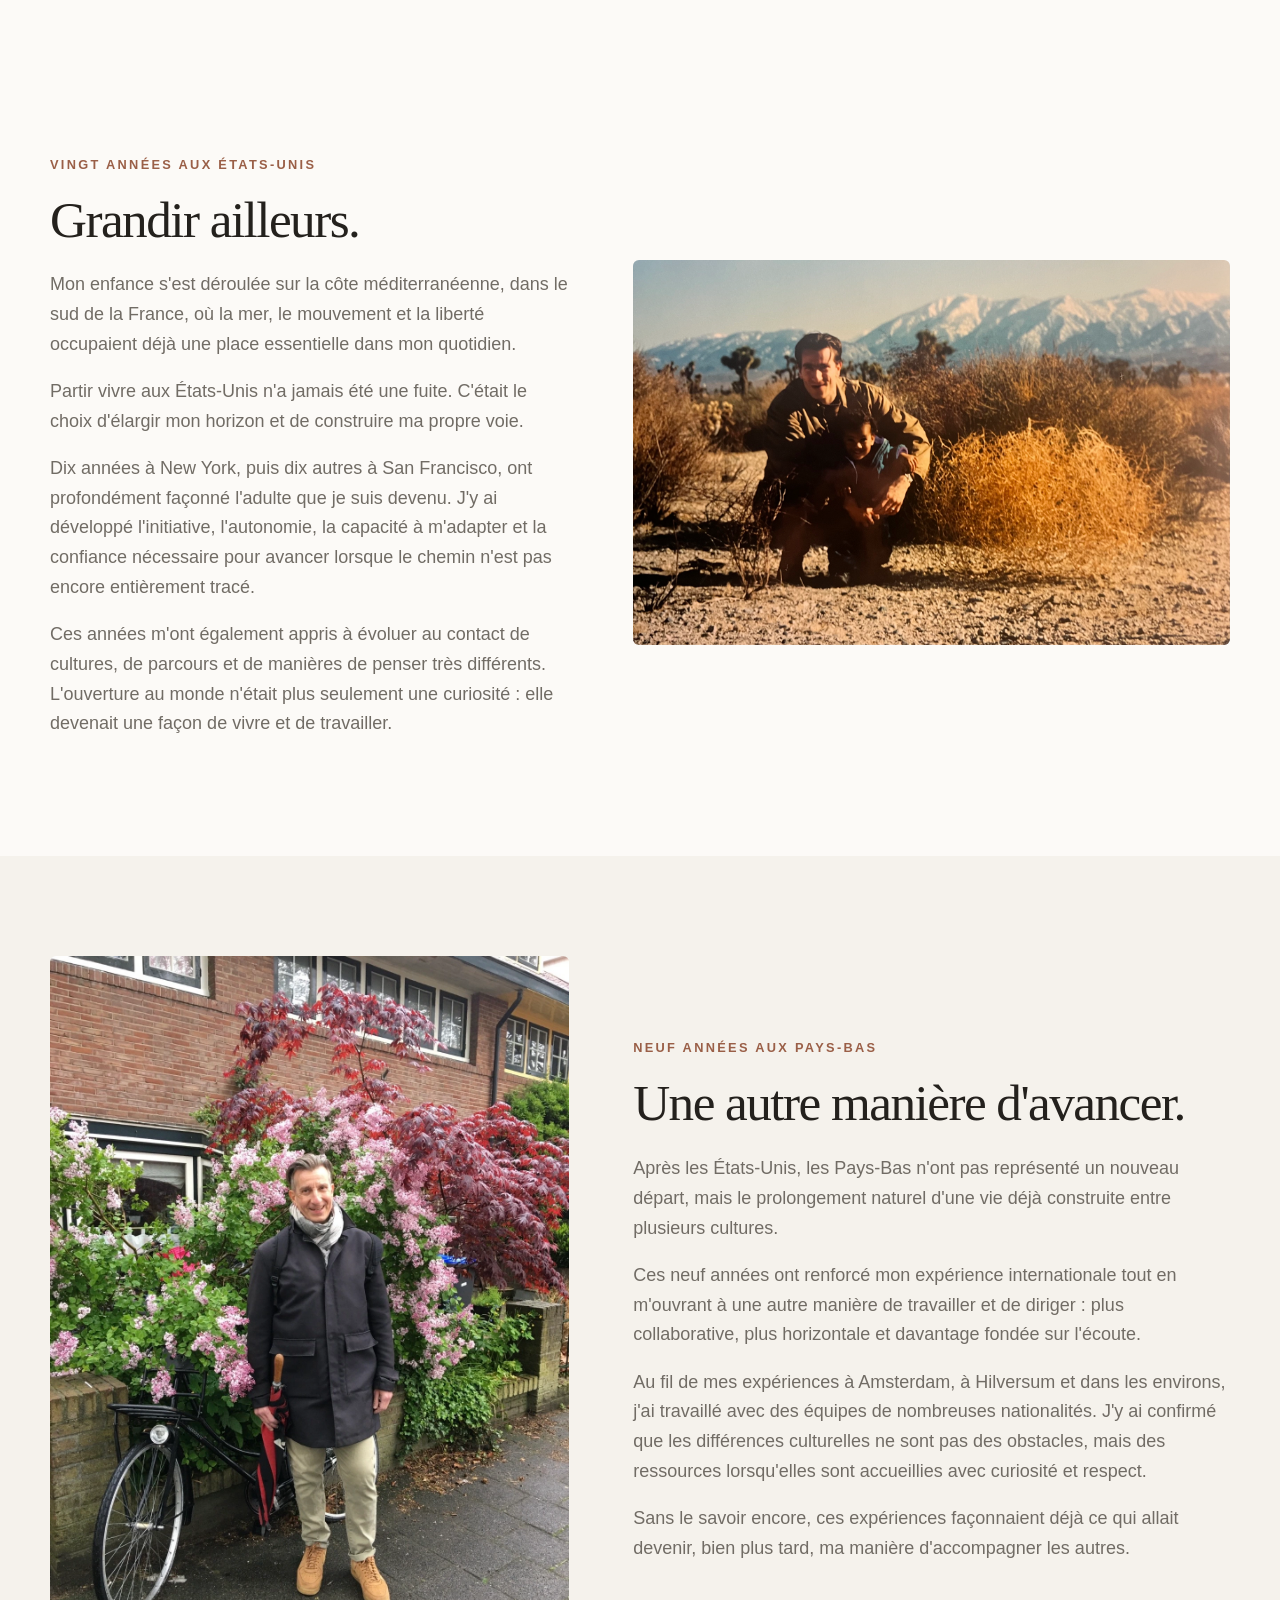
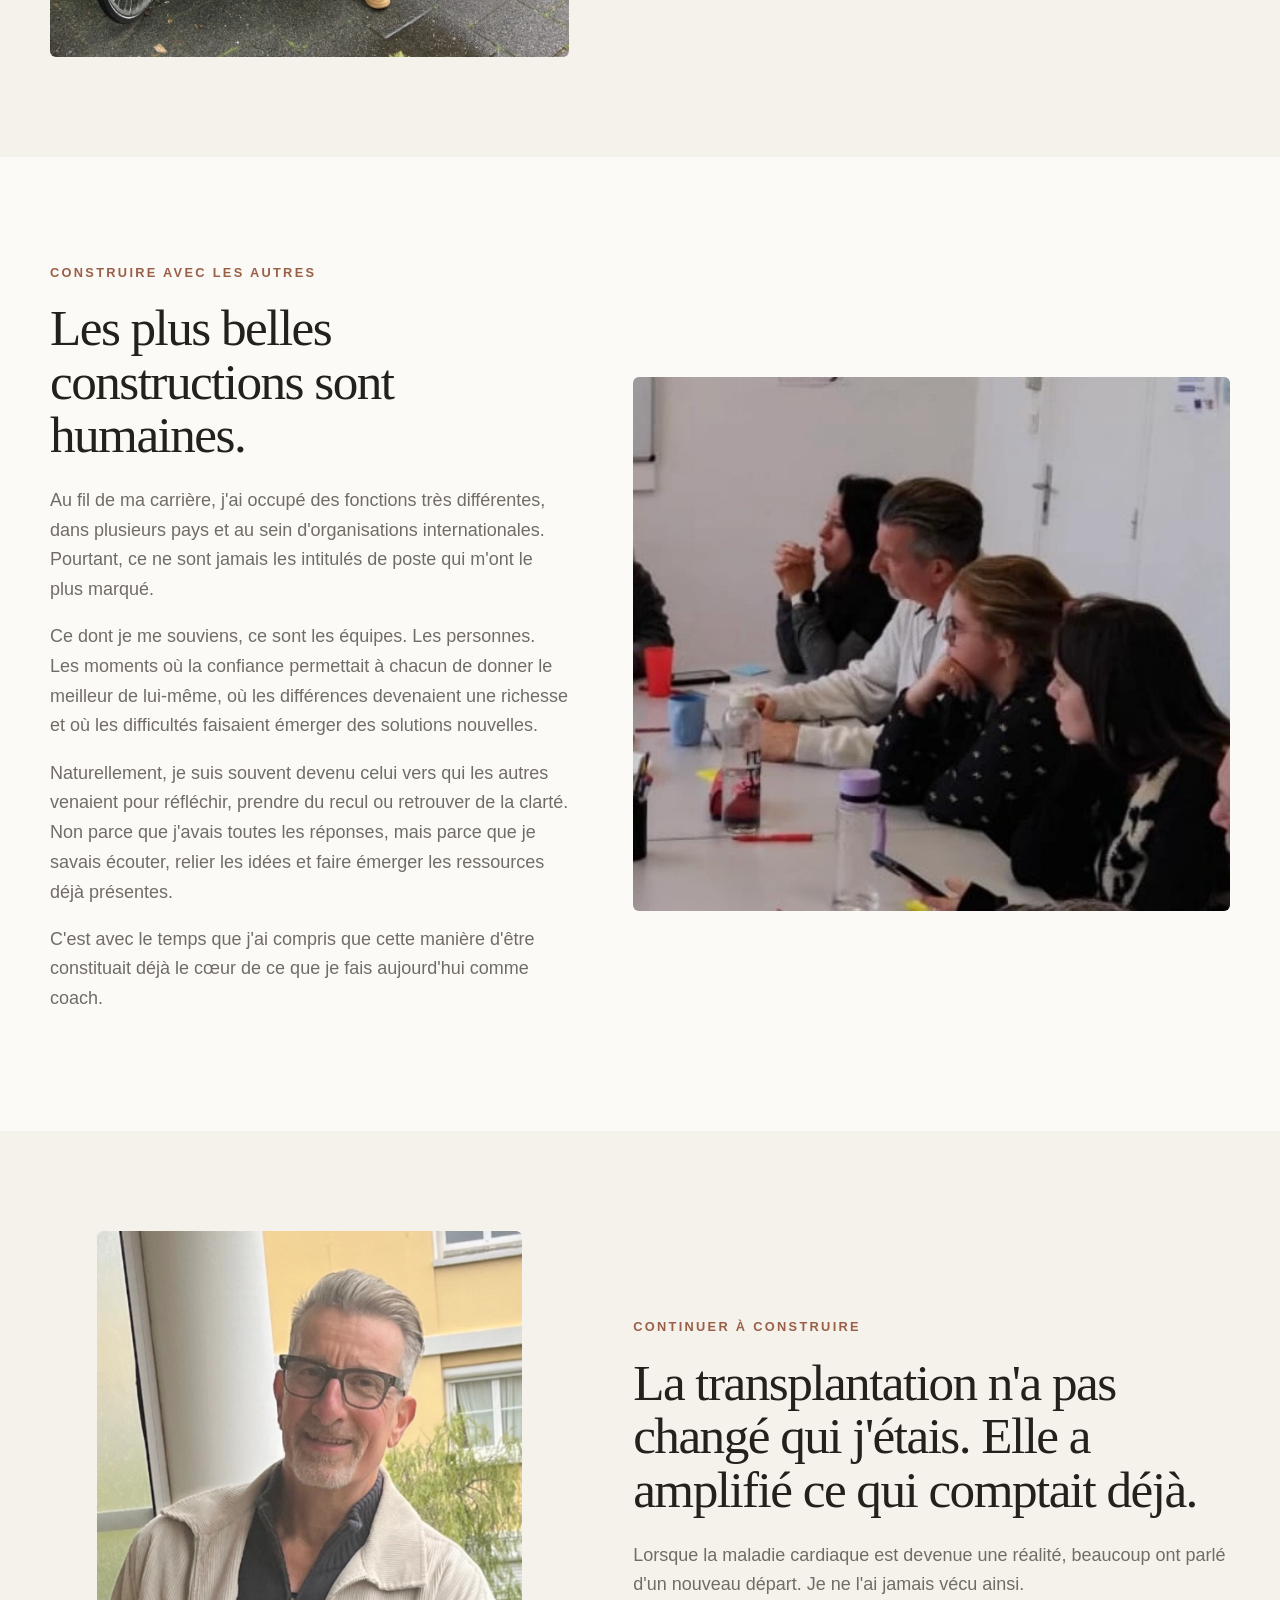
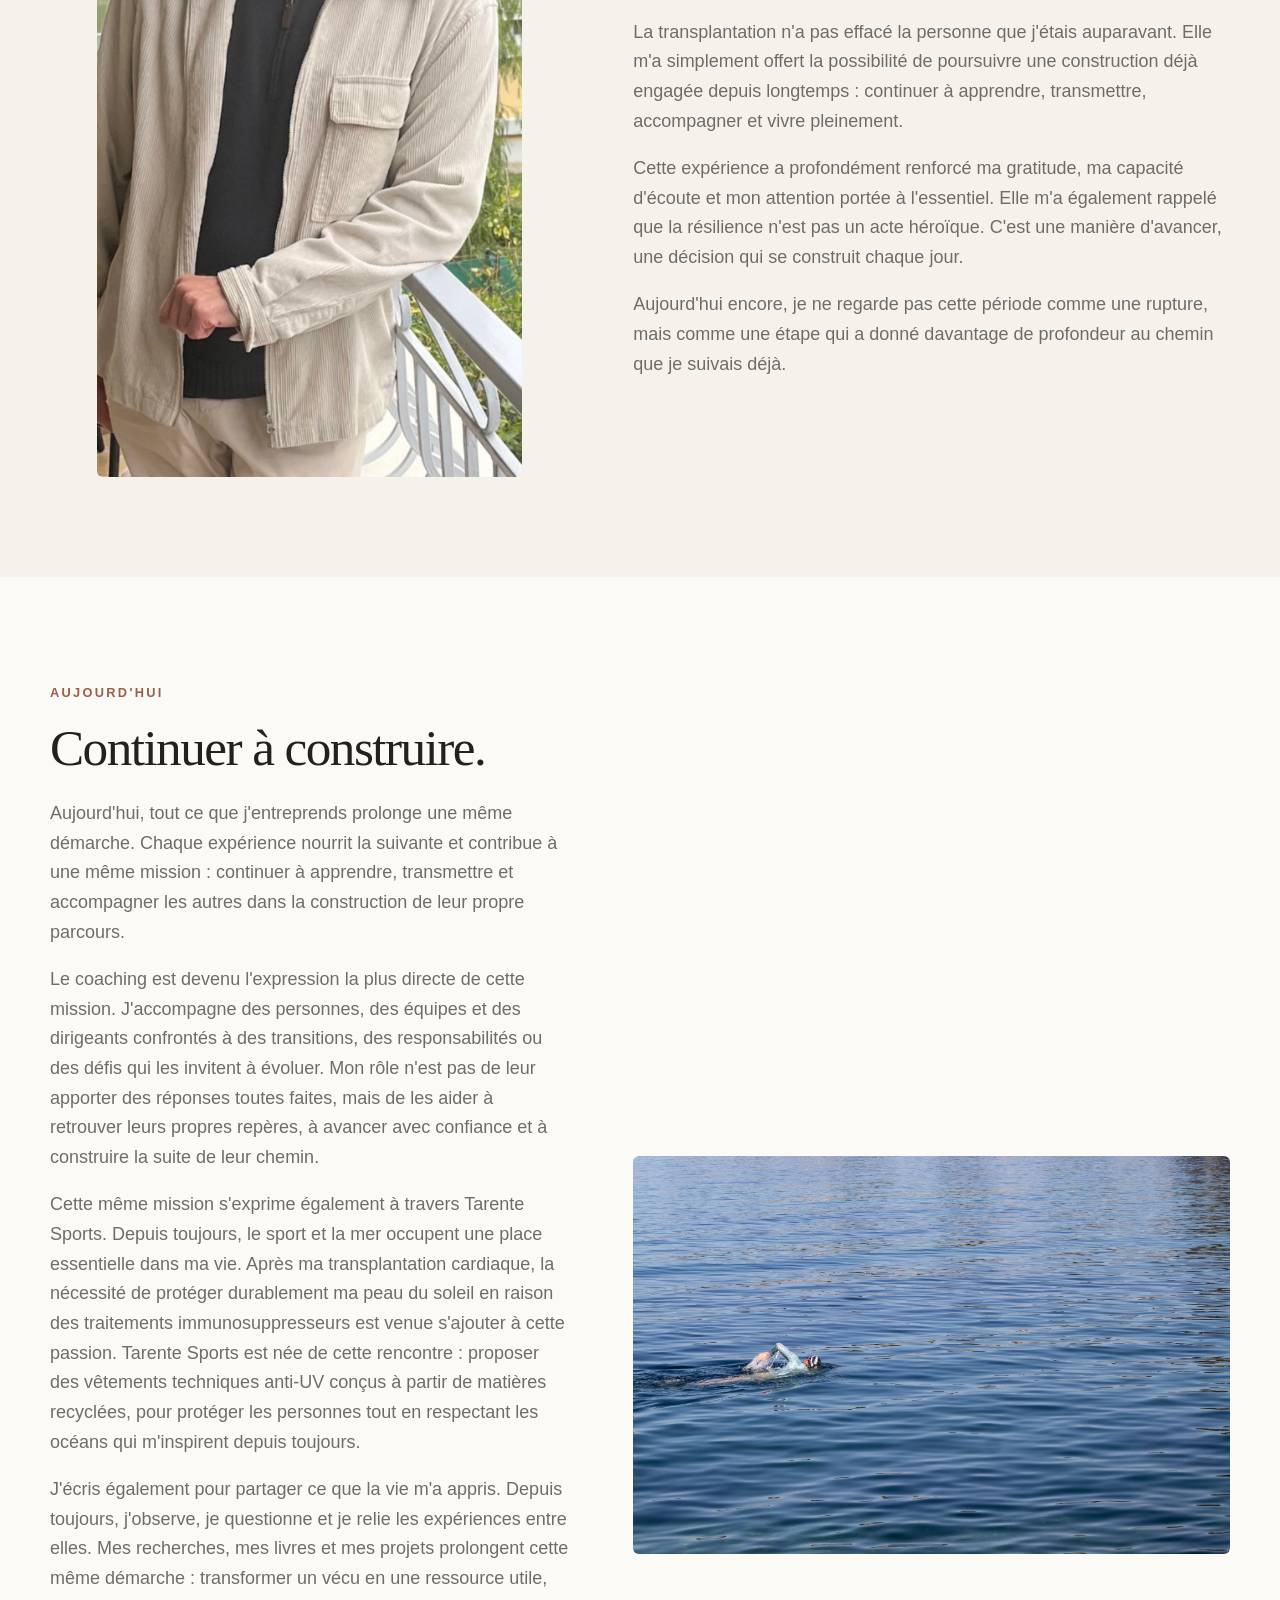
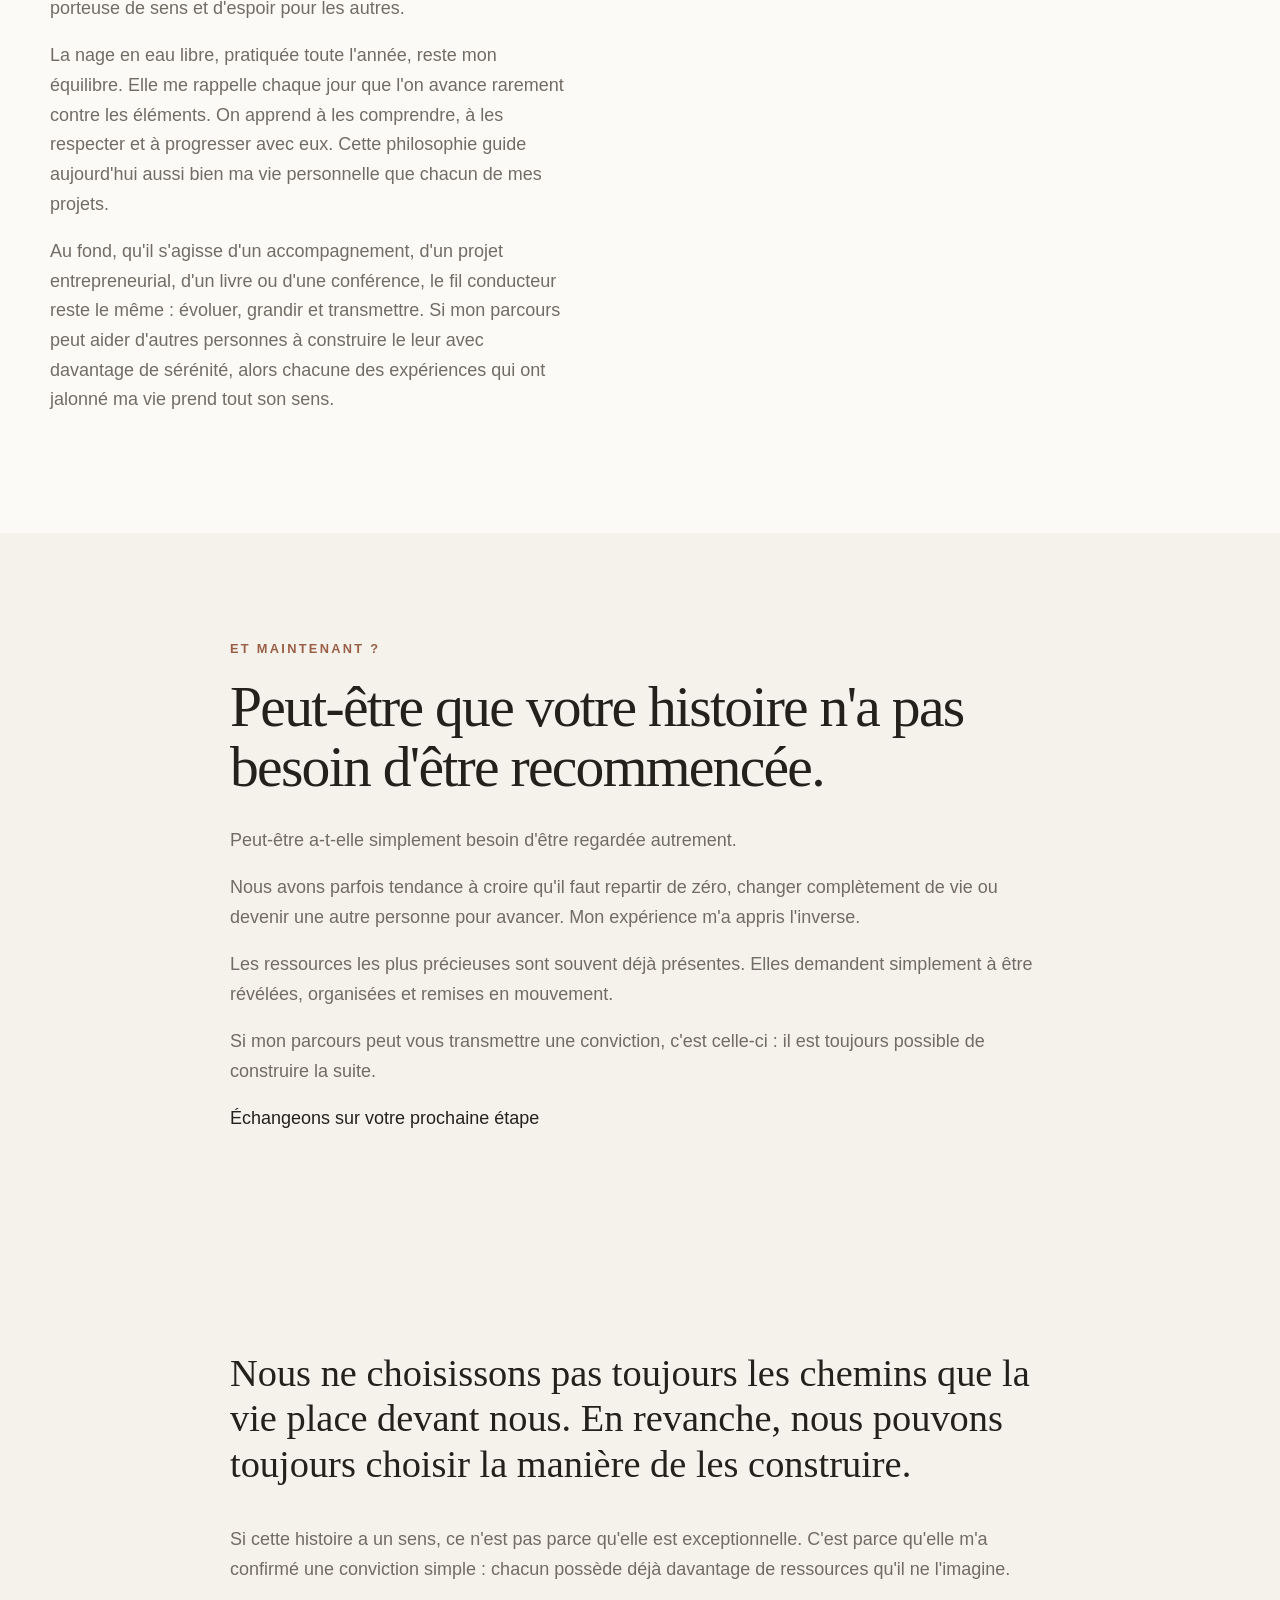
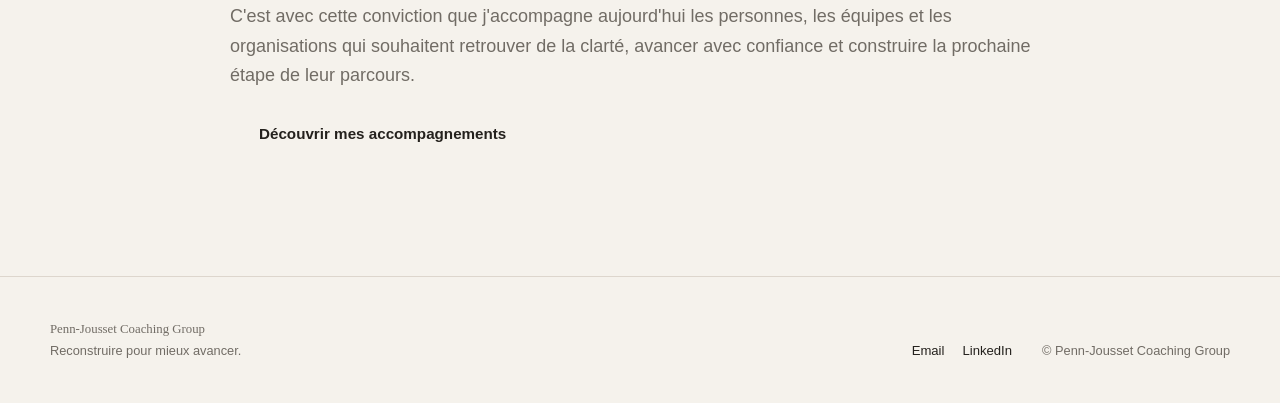
<file: story.html>
<!DOCTYPE html>
<html lang="fr">
<head>
  <meta charset="UTF-8">
  <meta name="viewport" content="width=device-width, initial-scale=1.0">

  <title>Mon histoire | Penn-Jousset Coaching Group</title>

  <meta name="description" content="Découvrez le parcours de Christian Jousset, coach en résilience, et les expériences personnelles et professionnelles qui nourrissent son approche de l'accompagnement.">

<meta property="og:type" content="website">
<meta property="og:locale" content="fr_FR">
<meta property="og:title" content="Mon histoire | Penn-Jousset Coaching Group">
<meta property="og:description" content="Découvrez le parcours de Christian Jousset et les expériences qui nourrissent son approche de la résilience, des transitions et de l'accompagnement.">
<meta property="og:url" content="https://pjcoachinggroup.com/story.html">
<meta property="og:image" content="https://pjcoachinggroup.com/images/IMG_4518.webp">

<meta name="theme-color" content="#22201d">
<link rel="canonical" href="https://pjcoachinggroup.com/story.html">

<link rel="alternate" hreflang="fr" href="https://pjcoachinggroup.com/story.html">
<link rel="alternate" hreflang="en" href="https://pjcoachinggroup.com/story-en.html">
<link rel="alternate" hreflang="x-default" href="https://pjcoachinggroup.com/story.html">

<meta name="robots" content="index, follow">

<link rel="icon" type="image/svg+xml" href="images/pjcg-monogram-square-fixed.svg">
<link rel="apple-touch-icon" href="images/pjcg-monogram-square-fixed.svg">


  <link rel="stylesheet" href="css/style.css">
</head>

<body>
   <!-- Navigation -->
  <header class="site-header">
    <div class="container header-inner">
      <a class="brand" href="index.html#accueil" aria-label="Accueil Penn-Jousset Coaching Group">

  <img
    class="brand-monogram"
    src="images/pjcg-monogram-square-fixed.svg"
    alt=""
    aria-hidden="true"
  >

  <span class="brand-copy">
    <span class="brand-name">
  Penn-Jousset<br>
  Coaching Group
</span>
    <span class="brand-tagline">Reconstruire pour mieux avancer.</span>
  </span>
</a>

      <button class="menu-toggle" type="button" aria-label="Ouvrir le menu" aria-expanded="false">
        <span></span>
        <span></span>
        <span></span>
      </button>

      <nav class="main-nav" aria-label="Navigation principale">
       <a href="index.html#conviction">Notre conviction</a>
<a href="index.html#publics">Pour qui&nbsp;?</a>
<a href="index.html#piliers">Les trois piliers</a>
<a href="index.html#experience">Mon approche</a>
<a href="index.html#accompagnements">Mes accompagnements</a>
<a href="investment.html">Votre investissement</a>


        
        <div class="language-switcher">
  <span class="active-language" aria-current="page">FR</span>
  <span aria-hidden="true">·</span>
  <a href="story-en.html">EN</a>
</div>

        <a class="nav-cta" href="index.html#contact">Prendre rendez-vous</a>

      </nav>
    </div>
  </header>

  <main>

    <section class="story-hero">

      <div class="story-hero-content">
<div class="story-hero-grid">

  <div class="story-hero-text">

    <p class="story-eyebrow">Mon histoire</p>

    <h1>
    Construire une vie.<br>
    Avec indépendance.<br>
    Avec confiance.<br>
    Avec détermination.
    </h1>

    <p class="story-hero-intro">
  Mon histoire n'est pas celle d'une rupture.<br><br>

  Elle s'est construite très tôt, au fil des rencontres, des cultures et des responsabilités.<br><br>

  Une conviction est restée intacte&nbsp;: il est toujours possible de construire la suite.
</p>

  </div>

  <div class="story-hero-photo">

    <img
      src="images/IMG_4518.webp"
      alt="Christian Jousset devant la Méditerranée à Bandol">

  </div>

</div>

      </div>

    </section>

<section class="section section-light story-chapter" id="fondations">
  <div class="container">

    <div class="story-split">

      <div class="story-image">
        <img
          src="images/Prospect Park Brooklyn 1993.webp"
          alt="Christian Jousset à Prospect Park, Brooklyn, New York, en 1993">
      </div>

      <div class="story-text">

        <p class="section-kicker">Les premières fondations</p>

        <h2>Construire ses premières fondations.</h2>

        <div class="prose">

      <p>
        Très jeune, j'ai appris à compter sur moi-même. Cette autonomie ne
        signifiait pas avancer seul, mais observer, comprendre et trouver des
        solutions lorsque le chemin n'était pas encore tracé.
      </p>

      <p>
        Cette manière de regarder le monde a développé ma curiosité, mon sens
        des responsabilités et une confiance profonde dans la capacité de chacun
        à mobiliser ses propres ressources.
      </p>

      <p>
        Avec le temps, j'ai compris qu'une vie ne se construit jamais seul.
        Les rencontres, la confiance accordée et les responsabilités partagées
        sont devenues les véritables fondations de tout ce que j'ai entrepris.
      </p>

            </div>

      </div>

    </div>

  </div>
</section>

<section class="section section-light story-chapter" id="etats-unis">

  <div class="container">

    <div class="story-split">

      <div class="story-text">

        <p class="section-kicker">Vingt années aux États-Unis</p>

        <h2>Grandir ailleurs.</h2>

        <div class="prose">

          <p>
            Mon enfance s'est déroulée sur la côte méditerranéenne, dans le sud
            de la France, où la mer, le mouvement et la liberté occupaient déjà
            une place essentielle dans mon quotidien.
          </p>

          <p>
            Partir vivre aux États-Unis n'a jamais été une fuite. C'était le choix
            d'élargir mon horizon et de construire ma propre voie.
          </p>

          <p>
            Dix années à New York, puis dix autres à San Francisco, ont profondément
            façonné l'adulte que je suis devenu. J'y ai développé l'initiative,
            l'autonomie, la capacité à m'adapter et la confiance nécessaire pour
            avancer lorsque le chemin n'est pas encore entièrement tracé.
          </p>

          <p>
            Ces années m'ont également appris à évoluer au contact de cultures,
            de parcours et de manières de penser très différents. L'ouverture au
            monde n'était plus seulement une curiosité : elle devenait une façon
            de vivre et de travailler.
          </p>

        </div>

      </div>

      <div class="story-image">
        <img
          src="images/california-desert.webp"
          alt="Désert californien et Sierra Nevada"
        >
      </div>

    </div>

  </div>

</section>

<section class="section story-chapter" id="pays-bas">

  <div class="container">

    <div class="story-split">

      <div class="story-image">
        <img
          src="images/nike-europe-hilversum-2019.webp"
          alt="Christian Jousset à Hilversum, aux Pays-Bas, en 2019">
      </div>

      <div class="story-text">

        <p class="section-kicker">Neuf années aux Pays-Bas</p>

        <h2>Une autre manière d'avancer.</h2>

        <div class="prose">

          <p>
            Après les États-Unis, les Pays-Bas n'ont pas représenté un nouveau
            départ, mais le prolongement naturel d'une vie déjà construite
            entre plusieurs cultures.
          </p>

          <p>
            Ces neuf années ont renforcé mon expérience internationale tout en
            m'ouvrant à une autre manière de travailler et de diriger : plus
            collaborative, plus horizontale et davantage fondée sur l'écoute.
          </p>

          <p>
            Au fil de mes expériences à Amsterdam, à Hilversum et dans les
            environs, j'ai travaillé avec des équipes de nombreuses nationalités.
            J'y ai confirmé que les différences culturelles ne sont pas des
            obstacles, mais des ressources lorsqu'elles sont accueillies avec
            curiosité et respect.
          </p>

          <p>
            Sans le savoir encore, ces expériences façonnaient déjà ce qui
            allait devenir, bien plus tard, ma manière d'accompagner les autres.
          </p>

        </div>

      </div>

    </div>

  </div>

</section>
<section class="section section-light story-chapter" id="construire-ensemble">

  <div class="container">

    <div class="story-split">

      <div class="story-text">

        <p class="section-kicker">Construire avec les autres</p>

        <h2>Les plus belles constructions sont humaines.</h2>

        <div class="prose">

          <p>
            Au fil de ma carrière, j'ai occupé des fonctions très différentes,
            dans plusieurs pays et au sein d'organisations internationales.
            Pourtant, ce ne sont jamais les intitulés de poste qui m'ont le plus marqué.
          </p>

          <p>
            Ce dont je me souviens, ce sont les équipes. Les personnes.
            Les moments où la confiance permettait à chacun de donner le meilleur
            de lui-même, où les différences devenaient une richesse et où les
            difficultés faisaient émerger des solutions nouvelles.
          </p>

          <p>
            Naturellement, je suis souvent devenu celui vers qui les autres venaient
            pour réfléchir, prendre du recul ou retrouver de la clarté.
            Non parce que j'avais toutes les réponses, mais parce que je savais
            écouter, relier les idées et faire émerger les ressources déjà présentes.
          </p>

          <p>
            C'est avec le temps que j'ai compris que cette manière d'être constituait
            déjà le cœur de ce que je fais aujourd'hui comme coach.
          </p>

        </div>

      </div>

      <div class="story-image">
        <img
          src="images/leadership-workshop.webp"
          alt="Christian Jousset participant à un atelier collaboratif avec une équipe">
      </div>

    </div>

  </div>

</section>

<section class="section story-chapter" id="transplantation">

  <div class="container">

    <div class="story-split">

       <div class="story-image balcony-photo">
        <img
          src="images/balcony-2024.webp"
          alt="Christian Jousset sur son balcon en 2024">
      </div>

      <div class="story-text">

        <p class="section-kicker">Continuer à construire</p>

        <h2>
          La transplantation n'a pas changé qui j'étais.
          Elle a amplifié ce qui comptait déjà.
        </h2>

        <div class="prose">

          <p>
            Lorsque la maladie cardiaque est devenue une réalité, beaucoup ont parlé
            d'un nouveau départ. Je ne l'ai jamais vécu ainsi.
          </p>

          <p>
            La transplantation n'a pas effacé la personne que j'étais auparavant.
            Elle m'a simplement offert la possibilité de poursuivre une construction
            déjà engagée depuis longtemps : continuer à apprendre, transmettre,
            accompagner et vivre pleinement.
          </p>

          <p>
            Cette expérience a profondément renforcé ma gratitude, ma capacité
            d'écoute et mon attention portée à l'essentiel. Elle m'a également
            rappelé que la résilience n'est pas un acte héroïque. C'est une manière
            d'avancer, une décision qui se construit chaque jour.
          </p>

          <p>
            Aujourd'hui encore, je ne regarde pas cette période comme une rupture,
            mais comme une étape qui a donné davantage de profondeur au chemin
            que je suivais déjà.
          </p>

        </div>

      </div>

    </div>

  </div>

</section> 
<section class="section section-light story-chapter" id="today">

  <div class="container">

    <div class="story-split">

      <div class="story-text">

        <p class="section-kicker">Aujourd'hui</p>

        <h2>Continuer à construire.</h2>

        <div class="prose">

  <p>
    Aujourd'hui, tout ce que j'entreprends prolonge une même démarche.
    Chaque expérience nourrit la suivante et contribue à une même mission&nbsp;:
    continuer à apprendre, transmettre et accompagner les autres dans la
    construction de leur propre parcours.
  </p>
<p>
    Le coaching est devenu l'expression la plus directe de cette mission.
    J'accompagne des personnes, des équipes et des dirigeants
    confrontés à des transitions, des responsabilités ou des défis qui
    les invitent à évoluer. Mon rôle n'est pas de leur apporter des
    réponses toutes faites, mais de les aider à retrouver leurs propres
    repères, à avancer avec confiance et à construire la suite de leur
    chemin.
</p>
          <p>
    Cette même mission s'exprime également à travers Tarente Sports.
    Depuis toujours, le sport et la mer occupent une place essentielle
    dans ma vie. Après ma transplantation cardiaque, la nécessité de
    protéger durablement ma peau du soleil en raison des traitements
    immunosuppresseurs est venue s'ajouter à cette passion. Tarente Sports
    est née de cette rencontre&nbsp;: proposer des vêtements techniques
    anti-UV conçus à partir de matières recyclées, pour protéger les
    personnes tout en respectant les océans qui m'inspirent depuis
    toujours.
</p>

          <p>
    J'écris également pour partager ce que la vie m'a appris. Depuis
    toujours, j'observe, je questionne et je relie les expériences entre
    elles. Mes recherches, mes livres et mes projets prolongent cette
    même démarche&nbsp;: transformer un vécu en une ressource
utile, porteuse de sens et d'espoir pour les autres.
</p>

<p>
    La nage en eau libre, pratiquée toute l'année, reste mon équilibre. Elle me
    rappelle chaque jour que l'on avance rarement contre les éléments. On
    apprend à les comprendre, à les respecter et à progresser avec eux.
    Cette philosophie guide aujourd'hui aussi bien ma vie personnelle que
    chacun de mes projets.
</p>

    <p>
    Au fond, qu'il s'agisse d'un accompagnement, d'un projet
    entrepreneurial, d'un livre ou d'une conférence, le fil conducteur
    reste le même&nbsp;: évoluer, grandir et transmettre. Si mon
    parcours peut aider d'autres personnes à construire le leur avec
    davantage de sérénité, alors chacune des expériences qui ont jalonné
    ma vie prend tout son sens.
</p>

        </div>

      </div>

      <div class="story-image">
        <img
          src="images/mediterranean-swim.webp"
          alt="Christian Jousset nageant en Méditerranée">
      </div>

    </div>

  </div>

</section>

  <section class="section story-cta" id="next-step">
  <div class="container narrow">

    <p class="section-kicker">Et maintenant&nbsp;?</p>

    <h2>Peut-être que votre histoire n'a pas besoin d'être recommencée.</h2>

    <div class="prose">

      <p>
        Peut-être a-t-elle simplement besoin d'être regardée autrement.
      </p>

      <p>
        Nous avons parfois tendance à croire qu'il faut repartir de zéro,
        changer complètement de vie ou devenir une autre personne pour avancer.
        Mon expérience m'a appris l'inverse.
      </p>

      <p>
        Les ressources les plus précieuses sont souvent déjà présentes.
        Elles demandent simplement à être révélées, organisées et remises en
        mouvement.
      </p>

      <p>
        Si mon parcours peut vous transmettre une conviction, c'est celle-ci :
        il est toujours possible de construire la suite.
      </p>

    </div>

    <p class="story-cta-action">
      <a class="btn btn-dark" href="index.html#contact">
        Échangeons sur votre prochaine étape
      </a>
    </p>

  </div>
</section>
<section class="section story-epilogue">

  <div class="container narrow">

    <blockquote class="story-final-quote">

      <p>
        Nous ne choisissons pas toujours les chemins que la vie place devant nous.
        En revanche, nous pouvons toujours choisir la manière de les construire.
      </p>

    </blockquote>

    <div class="prose">

      <p>
        Si cette histoire a un sens, ce n'est pas parce qu'elle est
        exceptionnelle. C'est parce qu'elle m'a confirmé une conviction simple :
        chacun possède déjà davantage de ressources qu'il ne l'imagine.
      </p>

      <p>
        C'est avec cette conviction que j'accompagne aujourd'hui les personnes,
        les équipes et les organisations qui souhaitent retrouver de la clarté,
        avancer avec confiance et construire la prochaine étape de leur parcours.
      </p>

    </div>

    <p class="story-final-link">
      <a class="button" href="index.html#accompagnements">
        Découvrir mes accompagnements
      </a>
    </p>

  </div>

</section>

</main>
<!-- Pied de page -->
  <footer class="site-footer">
    <div class="container footer-inner">
      <div>
        <p class="footer-brand">Penn-Jousset Coaching Group</p>
        <p>Reconstruire pour mieux avancer.</p>
      </div>

      <div class="footer-links">
        <a href="mailto:christian@pjcoachinggroup.com">Email</a>
        <a href="https://www.linkedin.com/in/cjousset/" target="_blank" rel="noopener noreferrer">LinkedIn</a>
      </div>

      <p class="copyright">
        © <span id="current-year"></span> Penn-Jousset Coaching Group
      </p>
    </div>
  </footer>

  <script src="js/script.js"></script>
</body>
</html>
</file>
<file: css/style.css>
:root {
  --page: #f5f2ec;
  --surface: #fcfaf7;
  --ink: #24211d;
  --muted: #716c65;
  --line: #ddd6cd;
  --terracotta: #9a5f47;
  --terracotta-dark: #754431;
  --sand: #d9c8b5;
  --stone: #b7aea4;
  --sea: #2f5d67;
  --max: 1180px;
  --radius: 22px;
  --shadow: 0 18px 48px rgba(36, 33, 29, 0.09);
}

* {
  box-sizing: border-box;
}

html {
  scroll-behavior: smooth;
  scroll-padding-top: 92px;
}

body {
  margin: 0;
  background: var(--page);
  color: var(--ink);
  
  font-family: Arial, Helvetica, sans-serif;
  font-size: 18px;
  line-height: 1.65;
  -webkit-font-smoothing: antialiased;
}

img {
  display: block;
  max-width: 100%;
}

a {
  color: inherit;
  text-decoration: none;
}

button,
a {
  -webkit-tap-highlight-color: transparent;
}

.container {
  width: min(calc(100% - 40px), var(--max));
  margin-inline: auto;
}

.narrow {
  width: min(calc(100% - 40px), 820px);
}

.section {
  padding: 100px 0;
}


.section-light {
  background: var(--surface);
}

.section-accent {
  background: var(--sea);
  color: #fff;
}

.section-kicker,
.eyebrow {
  display: inline-block;
  margin: 0 0 18px;
  color: var(--terracotta);
  font-size: 0.8rem;
  font-weight: 600;
  letter-spacing: 0.18em;
  text-transform: uppercase;
}

.section-accent .section-kicker {
  color: #f2e7db;
}

h1,
h2,
h3,
p {
  margin-top: 0;
}

h1,
h2,
h3 {
  font-family: Georgia, "Times New Roman", serif;
  font-weight: 400;
  letter-spacing: -0.03em;
}

h1 {
  max-width: 7.2ch;
  margin-bottom: 28px;
  font-size: clamp(2.7rem, 8vw, 3.8rem);
  line-height: 0.98;
}

h2 {
  max-width: 820px;
  margin-bottom: 28px;
  font-family: "EB Garamond", serif;
  font-size: clamp(2.4rem, 4.5vw, 4.4rem);
  line-height: 1.05;
}

.investment-price {
  font-size: clamp(2rem, 3vw, 3.2rem);
  line-height: 1.08;
}

.investment-hero-title {
  max-width: 12ch;
  font-size: clamp(2.6rem, 4.8vw, 3.6rem);
  line-height: 1.02;
}

.investment-contact-title {
  font-size: clamp(2.2rem, 3.6vw, 3.4rem);
  line-height: 1.08;
}


h3 {
  margin-bottom: 14px;
  font-size: clamp(1.45rem, 2vw, 2rem);
  line-height: 1.15;
}

p {
  margin-bottom: 1.1rem;
}

.prose p,
.section-heading > p,
.trust-content p,
.contact-inner > p,
.split-content > p {
  color: var(--muted);
}

.section-heading {
  max-width: 820px;
  margin-bottom: 48px;
}

.section-heading h2 {
  max-width: 16ch;
  font-size: clamp(2.2rem, 4vw, 3.6rem);
  line-height: 1.08;
  letter-spacing: -0.025em;
}

#publics {
  padding-top: 100px;
}

.section-heading > p:last-child {
  margin-bottom: 0;
  font-size: 1.08rem;
}

/* Header */
.site-header {
  position: sticky;
  top: 0;
  z-index: 1000;
  border-bottom: 1px solid rgba(217, 209, 199, 0.8);
  background: rgba(244, 240, 233, 0.92);
  backdrop-filter: blur(16px);
}

.header-inner {
  display: flex;
  align-items: center;
  gap: 40px;
}

.brand {
  display: flex;
  align-items: center;
  gap: 12px;
  text-decoration: none;
  margin-left: 0;
  flex: 0 0 auto;
}

.brand-monogram {
  width: 42px;
  height: 42px;
  display: block;
  flex-shrink: 0;
}

.brand-copy {
  display: flex;
  flex-direction: column;
  gap: 3px;
}

.brand-name {
  font-family: "EB Garamond", serif;
  font-size: 1.25rem;
  font-weight: 600;
  color: var(--ink);
  line-height: 1;
}

.brand-tagline {
  color: var(--muted);
  font-size: 0.78rem;
  letter-spacing: 0.05em;
  text-transform: none;
  line-height: 1.4;
}

.main-nav {
  display: flex;
  align-items: center;
  gap: 48px;
  margin-left: 40px;
  font-size: 0.78rem;
  white-space: nowrap;
  justify-content: space-between;
  flex: 1;
}

html[lang="fr"] .main-nav {
  gap: 28px;
  margin-left: 24px;
}


.main-nav a {
  transition: color 180ms ease;
}
.language-switcher {
  display: flex;
  align-items: center;
  gap: 6px;
  white-space: nowrap;
  font-size: 0.9rem;
}

.language-switcher a,
.language-switcher span {
  padding: 0;
}

.language-switcher a {
  text-decoration: none;
  color: inherit;
  opacity: 0.65;
}

.language-switcher a:hover {
  opacity: 1;
}

.active-language {
  font-weight: 600;
}

.main-nav a:hover {
  color: var(--terracotta);
}

.nav-cta {
  padding: 12px 14px;
  border-radius: 999px;
  background: var(--ink);
  color: #fff !important;
}

.menu-toggle {
  display: none;
  width: 44px;
  height: 44px;
  padding: 0;
  border: 1px solid var(--line);
  border-radius: 50%;
  background: transparent;
}

.menu-toggle span {
  width: 18px;
  height: 1.5px;
  display: block;
  margin: 4px auto;
  background: var(--ink);
}

/* Hero */
.hero {
  position: relative;
  min-height: calc(100vh - 82px);
  display: grid;
  align-items: end;
  overflow: hidden;
  background:
    linear-gradient(90deg, rgba(23, 26, 25, 0.82) 0%, rgba(23, 26, 25, 0.54) 44%, rgba(23, 26, 25, 0.08) 100%),
    linear-gradient(135deg, #315b65 0%, #8098a0 42%, #c99d76 100%);
}

.hero::after {
  content: "";
  position: absolute;
  inset: 0;
  background:
    radial-gradient(circle at 78% 24%, rgba(255,255,255,0.18), transparent 24%),
    linear-gradient(to top, rgba(0,0,0,0.28), transparent 46%);
}

.hero-media {
  position: absolute;
  inset: 0;
  background:
    linear-gradient(90deg, rgba(0,0,0,0.18), transparent 60%),
    url("../images/hero.webp") 93% center/cover no-repeat;
  opacity: 1;
}

.hero-content {
  position: relative;
  z-index: 2;
  padding-top: 120px;
  padding-bottom: 86px;
  color: #fff;
}

.hero .eyebrow {
  color: #ead8c8;
}

.hero-intro {
  max-width: 760px;
  margin-bottom: 30px;
  font-family: "EB Garamond", serif;
  font-size: clamp(1.4rem, 2.3vw, 2rem);
  line-height: 1.35;
}

.hero-text {
  max-width: 660px;
  margin-bottom: 34px;
  color: rgba(255,255,255,0.82);

}

.hero-actions {
  display: flex;
  flex-wrap: wrap;
  gap: 14px;
}

.button {
  min-height: 50px;
  display: inline-flex;
  align-items: center;
  justify-content: center;
  padding: 0 28px;
  border: 1px solid transparent;
  border-radius: 999px;
  font-size: 0.95rem;
  font-weight: 600; 
  transition: transform 180ms ease, background 180ms ease, color 180ms ease, border-color 180ms ease, box-shadow 180ms ease;
}


.button:hover,
.button:focus-visible {
  transform: translateY(-2px);
  box-shadow: 0 10px 24px rgba(0, 0, 0, 0.12);
}

.button-primary {
  background: var(--terracotta);
  color: #fff;
}

.button-primary:hover {
  background: var(--terracotta-dark);
}

.button-secondary {
  border-color: rgba(255,255,255,0.54);
  background: rgba(255,255,255,0.08);
  color: #fff;
}

.button-secondary:hover {
  background: rgba(255,255,255,0.16);
}

/* Conviction */
.statement-list {
  margin-top: 48px;
  padding-left: 28px;
  border-left: 2px solid var(--terracotta);
}

.statement-list p {
  margin-bottom: 10px;
  font-family: Georgia, "Times New Roman", serif;
  font-size: 1.25rem;
}

/* Audience */
.audience-grid,
.services-grid {
  display: grid;
  grid-template-columns: repeat(2, minmax(0, 1fr));
  gap: 22px;
}

.audience-card,
.service-card {
  min-height: 200px;
  padding: 32px;
  border: 1px solid var(--line);
  border-radius: var(--radius);
  background: rgba(255,255,255,0.42);
  transition: transform 180ms ease, box-shadow 180ms ease, background 180ms ease;
}

.audience-card:hover,
.service-card:hover {
  transform: translateY(-2px);
  background: var(--surface);
  box-shadow: var(--shadow);
}

.audience-card p,
.service-card p {
  margin-bottom: 0;
  color: var(--muted);
}

.section-conclusion {
  max-width: 820px;
  margin: 48px 0 0;
  font-family: Georgia, "Times New Roman", serif;
  font-size: 1.4rem;
}
/* Certification */
.certification {
  background: var(--page);
}

.certification-grid {
  display: grid;
  grid-template-columns: minmax(0, 1.2fr) minmax(320px, 0.8fr);
  gap: 64px;
  align-items: center;
}

.certification-text {
  max-width: 680px;
}

.certification-text p {
  color: var(--muted);
}

.certification-logos {
  display: grid;
  grid-template-columns: 1fr 1fr;
  gap: 24px;
  align-items: center;
}

.certification-logos img {
  width: 100%;
  max-height: 220px;
  object-fit: contain;
  border-radius: 16px;
  box-shadow: var(--shadow);
}
.certification-badge {
  max-height: 275px;
}
.certification-certificate {
  background: #fff;
  padding: 12px;
  border-radius: 18px;
  box-shadow: 0 10px 24px rgba(0,0,0,.08);
}
.certification-link {
  display: block;
  transition: transform .25s ease, filter .25s ease;
}

.certification-link:hover {
  transform: translateY(-6px) scale(1.03);
  filter: brightness(1.03);
}

.certification-link:focus-visible {
  outline: 3px solid var(--terracotta);
  outline-offset: 6px;
}
.credential-box {
  max-width: 540px;
  margin-top: 30px;
  padding: 22px 26px;
  border: 1px solid var(--line);
  border-radius: 16px;
  background: var(--surface);
  box-shadow: 0 12px 32px rgba(34, 32, 29, 0.06);
}

.credential-box h3 {
  margin-bottom: 10px;
  font-size: 1.35rem;
  line-height: 1.2;
}

.credential-box p {
  margin-bottom: 0;
  color: var(--muted);
}
.credential-note {
  margin-top: 18px !important;
  padding-top: 14px;

  border-top: 1px solid var(--line);

  font-size: 0.9rem;
  color: var(--stone);
}
/* Pillars */
.pillars-grid {
  display: grid;
  grid-template-columns: repeat(3, minmax(0, 1fr));
  gap: 22px;
}

.pillar {
  min-height: 270px;
  padding: 34px;
  border: 1px solid rgba(255,255,255,0.18);
  border-radius: var(--radius);
  background: rgba(255,255,255,0.06);
}

.pillar-number {
  display: block;
  margin-bottom: 74px;
  color: #d9c8b5;
  font-size: 0.76rem;
  letter-spacing: 0.16em;
}


.pillar p {
  color: rgba(255,255,255,0.9);
}

/* Split story */
.split-grid {
  display: grid;
  grid-template-columns: minmax(0, 1fr) minmax(0, 1fr);
  gap: 64px;
  align-items: center;
}
.split-section {
  background: var(--surface);
  padding: 100px 0;
}
.split-media {
  height: 680px;
  border-radius: var(--radius);
  overflow: hidden;
  box-shadow: var(--shadow);
}

.split-media img {
  width: 100%;
  height: 100%;
  display: block;
  object-fit: cover;
  object-position: 47% 35%;
}

.split-content {
  max-width: 620px;
}

.text-link {
  display: inline-flex;
  align-items: center;
  gap: 8px;
  margin-top: 18px;
  color: var(--terracotta-dark);
  font-weight: 700;
}

/* Quote */
.quote-section {
  background: #e9e0d5;
}

.quote-section .section-kicker {
  color: #8a4f36;
}

.quote-section p {
  color: #3f3a36;
}
blockquote {
  margin: 0 0 38px;
}

blockquote p {
  margin-bottom: 10px;
  font-family: Georgia, "Times New Roman", serif;
  font-size: clamp(1.8rem, 3vw, 3rem);
  line-height: 1.18;
}

/* Trust */
.trust-content {
  max-width: 760px;
}

.logo-placeholder {
  display: grid;
  grid-template-columns: repeat(10, 1fr);
  gap: 26px 14px;
  margin-top: 54px;
  align-items: center;
}

.logo-placeholder img {
  grid-column: span 2;
}

.logo-placeholder img:nth-child(6) {
  grid-column: 2 / span 2;
}

.logo-placeholder img {
  width: 100%;
  max-height: 52px;
  object-fit: contain;
  object-position: center;
  display: block;
  margin: 0 auto;
}

/* Animation discrète des logos */
.logo-placeholder img{
    transition:
        transform .25s ease,
        opacity .25s ease;
}

.logo-placeholder img:hover{
    transform: translateY(-4px) scale(1.05);
}

/* Contact */
.contact-section {
  background: var(--ink);
  color: #fff;
}

.contact-inner {
  text-align: center;
}

.contact-inner .section-kicker {
  color: #d9c8b5;
}

.contact-inner h2 {
  margin-inline: auto;
}

.contact-inner > p {
  color: rgba(255,255,255,0.72);
}

.contact-inner .button {
  margin-top: 18px;
}

/* Footer */
.site-footer {
  padding: 42px 0;
  border-top: 1px solid var(--line);
  background: var(--page);
}

.footer-inner {
  display: grid;
  grid-template-columns: 1fr auto auto;
  gap: 30px;
  align-items: end;
}

.footer-brand {
  margin-bottom: 4px;
  font-family: Georgia, "Times New Roman", serif;
  font-size: 1.1rem;
}

.footer-inner p {
  margin-bottom: 0;
  color: var(--muted);
  font-size: 0.8rem;
}

.footer-links {
  display: flex;
  gap: 18px;
  font-size: 0.82rem;
}

.copyright {
  white-space: nowrap;
}

/* Responsive */
@media (max-width: 980px) {
  .menu-toggle {
    display: block;
  }

  .certification-grid {
    grid-template-columns: 1fr;
  }

  .certification-logos {
    max-width: 680px;
    display: flex;
    align-items: center;
    justify-content: center;
    gap: 18px;
  }

  .main-nav {
    position: absolute;
    top: 88px;
    left: 20px;
    right: 20px;
    display: none;
    flex-direction: column;
    justify-content: flex-start;
    align-items: stretch;
    gap: 0;
    padding: 14px 18px;
    border: 1px solid var(--line);
    border-radius: 18px;
    background: var(--surface);
    box-shadow: var(--shadow);
  }
  
  html[lang="fr"] .main-nav {
    gap: 0;
    margin-left: 0;
}
  .main-nav a {
    padding: 13px 10px;
  }

  .main-nav.is-open {
    display: flex;
  }
  
.language-switcher {
  display: flex;
  align-items: center;
  justify-content: center;
  gap: 8px;
  padding: 13px 10px;
}

  .nav-cta {
    margin-top: 4px;
    text-align: center;
    width: 100%;
  }

  .pillars-grid {
    grid-template-columns: 1fr;
  }

  .pillar-number {
    margin-bottom: 34px;
  }

  .split-grid {
    grid-template-columns: 1fr;
  }

  .split-media {
    min-height: 480px;
  }

 .logo-placeholder {
  grid-template-columns: repeat(3, minmax(0, 1fr));
  gap: 28px 18px;
}

.logo-placeholder img {
  grid-column: auto;
  max-height: 48px;
}

  .footer-inner {
    grid-template-columns: 1fr;
    align-items: start;
  }
}

@media (max-width: 680px) {
  body {
    font-size: 16px;
  }

  .container,
  .narrow {
    width: min(calc(100% - 28px), var(--max));
  }

  .section {
    padding: 78px 0;
  }

  .section-chapter {
    padding:52px 0;
  }

  .quote-section {
    padding-top: 48px;
  }

  #etats-unis {
    padding-top: 28px;
  }
  
  .section-kicker,
.eyebrow {
  font-size: 0.7rem;
  letter-spacing: 0.14em;
}

  .header-inner {
    min-height: 72px;
  }

  .main-nav {
    top: 72px;
    left: 14px;
    right: 14px;
  }

  .brand-tagline {
    display: none;
  }
  
  .brand-name {
    font-size: 1.05rem;
    line-height: 1.05;
}

  .hero {
    min-height: calc(100svh - 72px);
  }

  .hero-content {
    padding-top: 64px;
    padding-bottom: 56px;
  }

h1 {
  max-width: 7.2ch;
  font-size: clamp(3rem, 5.5vw, 4.15rem);
  line-height: 0.98;
}

  h2 {
  font-size: clamp(2rem, 8.5vw, 2.8rem);
  margin-bottom: 24px;
}

  .hero-actions {
    flex-direction: column;
  }

  .button {
    width: 100%;
  }
  
  .certification-logos {
  flex-direction: column;
}

  .audience-grid,
  .services-grid {
    grid-template-columns: 1fr;
  }
  .logo-placeholder img {
  grid-column: auto;
}
.logo-placeholder img:nth-child(6) {
  grid-column: auto;
}
  .audience-card,
  .service-card,
  .pillar {
    min-height: 0;
    padding: 26px;
  }

  .split-media {
    min-height: 390px;
  }

}

#story h2 {
  color: var(--ink);
}
/* Story page hero */

.story-hero {
  padding: 100px 0;
  max-width: 1280px;
  margin: 0 auto;
}

.story-hero-content {
  width: min(1180px, calc(100% - 48px));
  margin: 0 auto;
}

.story-hero-grid {
  display: grid;
  grid-template-columns: minmax(0, 1fr) minmax(420px, 1fr);
  gap: 64px;
  align-items: start;
}

.story-hero-text {
  min-width: 0;
}

.story-eyebrow {
  margin: 0 0 22px;
  font-size: 0.95rem;
  font-weight: 600;
  letter-spacing: 0.08em;
  text-transform: uppercase;
}

.story-hero h1 {
  max-width: 820px;
  margin: 0;
  font-size: clamp(2.5rem, 4.6vw, 4.35rem);
  line-height: 1.05;
  letter-spacing: -0.04em;
}

.story-hero-intro {
  max-width: 520px;
  margin: 48px 0 0;
  font-size: 1.08rem;
  line-height: 1.85;
  color: #3f3a35;
}

.story-hero-intro p {
  margin: 0 0 2rem;
}

.story-hero-intro p:last-child {
  margin-bottom: 0;
}

.story-hero-photo {
  width: 100%;
  height: 440px;
  margin-top: o;
  border-radius: var(--radius);
  overflow: hidden;
  box-shadow: var(--shadow);
}

.story-hero-photo img {
  width: 100%;
  height: 100%;
  display: block;
  object-fit: cover;
  object-position: 50% 0%;
}

@media (max-width: 700px) {
  .story-hero {
    padding: 72px 0 60px;
  }

  .story-hero-content {
    width: min(100% - 32px, 900px);
  }

  .story-hero-grid {
    grid-template-columns: 1fr;
    gap: 40px;
  }

    .story-hero h1 {
  font-size: clamp(2.4rem, 10vw, 3.2rem);
}
  

  .story-hero-intro {
    margin-top: 28px;
    font-size: 1.05rem;
    line-height: 1.9;
  }

  .story-hero-photo {
    height: 520px;
    margin-top: 0;
  }
}
/* ===== Story layout ===== */

.story-split {
  display: grid;
  grid-template-columns: minmax(320px, 44%) minmax(0, 56%);
  gap: 4rem;
  align-items: center;
}

.story-image img {
  width: 100%;
  display: block;
  margin: 0 auto;
  border-radius: 6px;
}

.balcony-photo img {
  width: 82%;
}

.story-text {
  max-width: 680px;
  width: 100%;
  align-self: center;
}

.story-text .prose {
  max-width: 42rem;
}

.story-text h2 {
  font-size: clamp(2.8rem, 4vw, 4.2rem);
  line-height: 1.05;
  margin: 0 0 1.5rem;
}

@media (max-width: 900px) {
  .story-split {
    grid-template-columns: 1fr;
    gap: 2rem;
  }

  .story-image {
    max-width: 500px;
    margin: 0 auto;
  }
}
</file>
